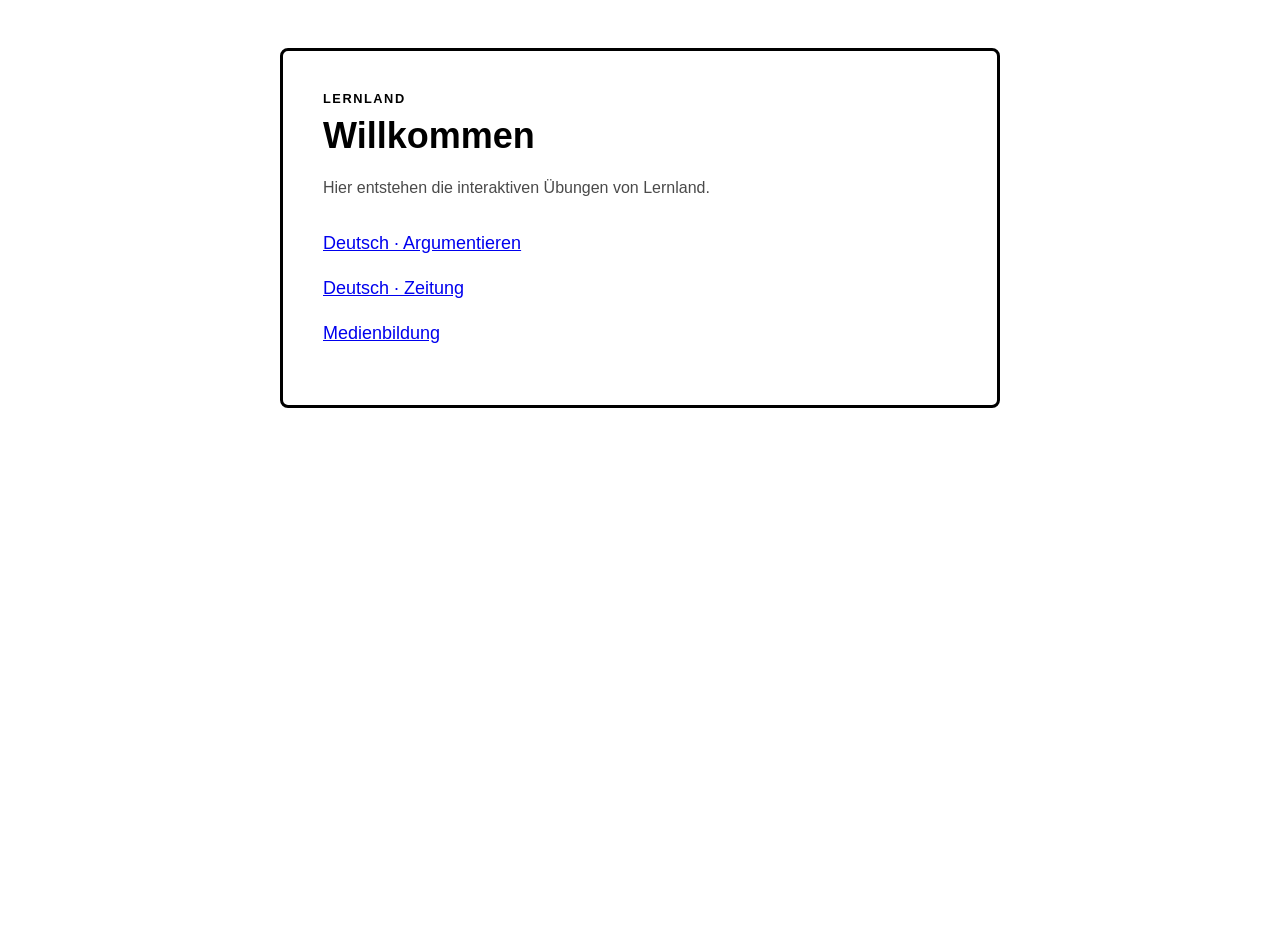
<file: index.html>
<!DOCTYPE html>
<html lang="de">
<head>
  <meta charset="UTF-8">
  <meta name="viewport" content="width=device-width, initial-scale=1.0">
  <title>Willkommen im Lernland</title>
  <link rel="stylesheet" href="lernland.css">
</head>
<body class="ll-page">
  <main class="ll-card">
    <p class="ll-eyebrow">Lernland</p>
    <h1>Willkommen</h1>
    <p class="ll-intro">Hier entstehen die interaktiven Übungen von Lernland.</p>
    <p><a href="Deutsch/Argumentieren/index.html">Deutsch · Argumentieren</a></p>
    <p><a href="Deutsch/Zeitung/index.html">Deutsch · Zeitung</a></p>
    <p><a href="Medienbildung/index.html">Medienbildung</a></p>
  </main>
</body>
</html>
</file>
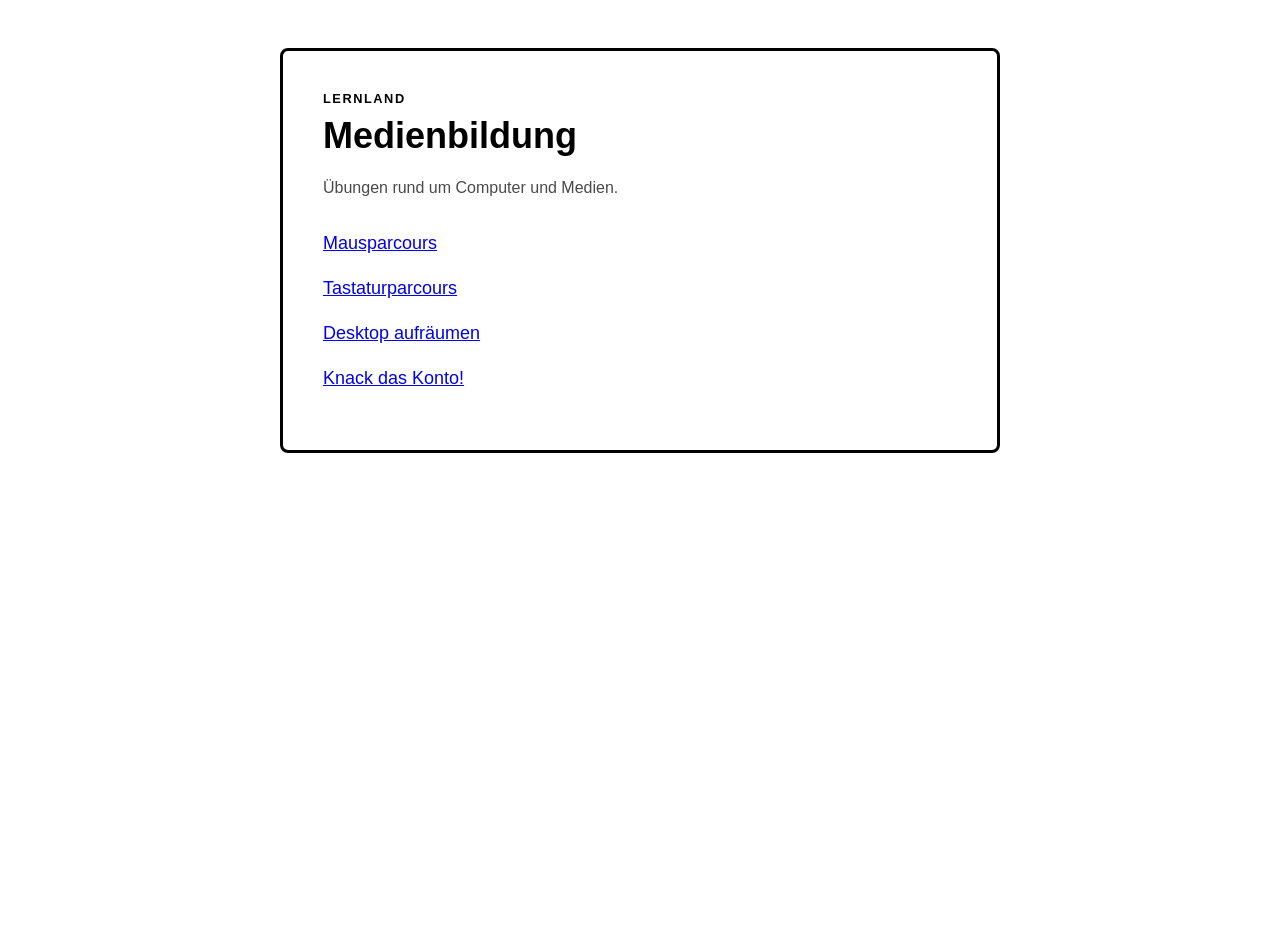
<file: Medienbildung/index.html>
<!DOCTYPE html>
<html lang="de">
<head>
  <meta charset="UTF-8">
  <meta name="viewport" content="width=device-width, initial-scale=1.0">
  <title>Medienbildung | Lernland</title>
  <link rel="stylesheet" href="../lernland.css">
</head>
<body class="ll-page">
  <main class="ll-card">
    <p class="ll-eyebrow">Lernland</p>
    <h1>Medienbildung</h1>
    <p class="ll-intro">Übungen rund um Computer und Medien.</p>
    <p><a href="Mausparcours/index.html">Mausparcours</a></p>
    <p><a href="Tastaturparcours/index.html">Tastaturparcours</a></p>
    <p><a href="Desktop-aufraeumen/index.html">Desktop aufräumen</a></p>
    <p><a href="Knack-das-Konto/knack-das-konto.html">Knack das Konto!</a></p>
  </main>
</body>
</html>
</file>
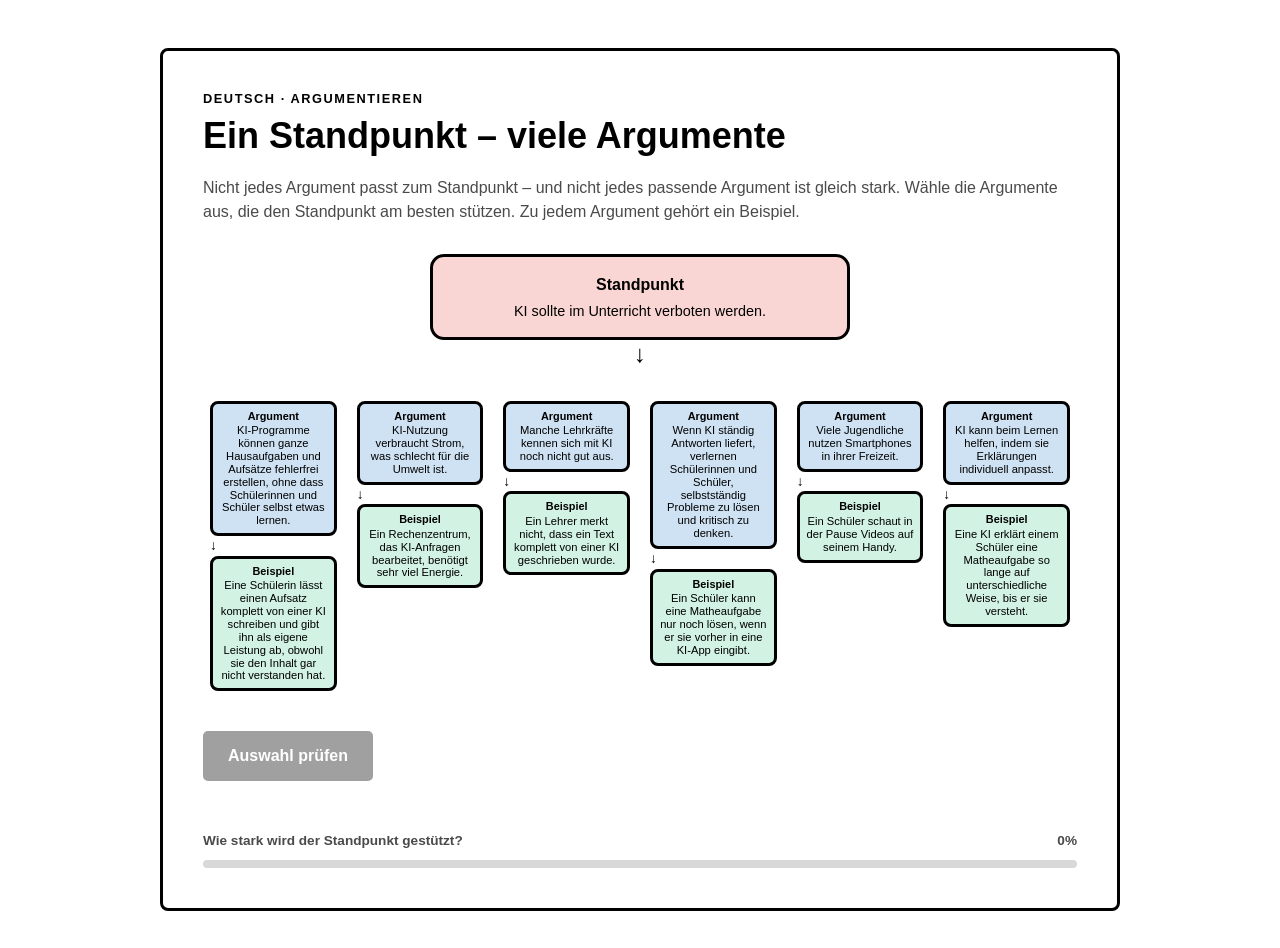
<file: Deutsch/Argumentieren/index.html>
<!DOCTYPE html>
<html lang="de">
<head>
  <meta charset="UTF-8">
  <meta name="viewport" content="width=device-width, initial-scale=1.0">
  <title>Argumentieren | Lernland</title>
  <link rel="stylesheet" href="../../lernland.css">
  <style>
    .standpunkt-wrap { max-width: 420px; margin: 0 auto; }

    #arg-grid { --ll-grid-cols: 6; gap: 6px; align-items: start; }
    @media (max-width: 900px) { #arg-grid { --ll-grid-cols: 3; } }
    @media (max-width: 560px) { #arg-grid { --ll-grid-cols: 2; } }
    @media (max-width: 380px) { #arg-grid { --ll-grid-cols: 1; } }

    #arg-grid .ll-arg-card { padding: 4px; gap: 3px; }
    #arg-grid .ll-box { padding: 6px 6px; border-radius: 8px; }
    #arg-grid .ll-box-title,
    #arg-grid .ll-box-text,
    #arg-grid .ll-arg-card-note {
      display: block;
      line-height: 1.15;
    }
    #arg-grid .ll-box-title { margin: 0 0 2px; font-size: 0.68rem; }
    #arg-grid .ll-box-text { font-size: 0.7rem; }
    #arg-grid .ll-arrow { font-size: 0.85rem; margin: 0; line-height: 1; }
    #arg-grid .ll-arg-card-badge {
      width: 18px; height: 18px; top: -7px; right: -7px; font-size: 0.7rem; border-width: 1px;
    }
    .ll-arg-card-note {
      margin: 2px 0 0;
      font-size: 0.66rem;
      font-weight: 700;
      color: var(--ll-error);
    }
  </style>
</head>
<body class="ll-page">
  <main class="ll-card ll-card--wide">
    <p class="ll-eyebrow">Deutsch · Argumentieren</p>
    <h1>Ein Standpunkt – viele Argumente</h1>
    <p class="ll-intro">Nicht jedes Argument passt zum Standpunkt – und nicht jedes passende Argument ist gleich stark. Wähle die Argumente aus, die den Standpunkt am besten stützen. Zu jedem Argument gehört ein Beispiel.</p>

    <div class="standpunkt-wrap">
      <div class="ll-box ll-box--standpunkt">
        <p class="ll-box-title">Standpunkt</p>
        <p class="ll-box-text">KI sollte im Unterricht verboten werden.</p>
      </div>
      <div class="ll-arrow" aria-hidden="true">↓</div>
    </div>

    <section aria-labelledby="arg-heading">
      <h2 id="arg-heading" class="ll-visually-hidden">Argumente auswählen</h2>
      <div class="ll-grid" id="arg-grid"></div>
    </section>

    <div class="ll-actions">
      <button class="ll-btn" id="check-button" type="button" disabled>Auswahl prüfen</button>
      <button class="ll-btn ll-btn--ghost" id="restart-button" type="button" hidden>Nochmal</button>
    </div>
    <p class="ll-feedback" id="feedback" role="status" aria-live="polite"></p>

    <div class="ll-progress" style="margin-top: 28px;">
      <span>Wie stark wird der Standpunkt gestützt?</span>
      <span id="strength-label">0%</span>
    </div>
    <div class="ll-progress-bar" aria-hidden="true"><span id="strength-fill"></span></div>
  </main>

  <script>
    const candidates = [
      {
        argument: "KI-Programme können ganze Hausaufgaben und Aufsätze fehlerfrei erstellen, ohne dass Schülerinnen und Schüler selbst etwas lernen.",
        beispiel: "Eine Schülerin lässt einen Aufsatz komplett von einer KI schreiben und gibt ihn als eigene Leistung ab, obwohl sie den Inhalt gar nicht verstanden hat.",
        passend: true, stark: true
      },
      {
        argument: "Wenn KI ständig Antworten liefert, verlernen Schülerinnen und Schüler, selbstständig Probleme zu lösen und kritisch zu denken.",
        beispiel: "Ein Schüler kann eine Matheaufgabe nur noch lösen, wenn er sie vorher in eine KI-App eingibt.",
        passend: true, stark: true
      },
      {
        argument: "KI-Nutzung verbraucht Strom, was schlecht für die Umwelt ist.",
        beispiel: "Ein Rechenzentrum, das KI-Anfragen bearbeitet, benötigt sehr viel Energie.",
        passend: true, stark: false,
        grund: "Schwaches Argument: Das betrifft die Umwelt, nicht das Lernen im Unterricht."
      },
      {
        argument: "Manche Lehrkräfte kennen sich mit KI noch nicht gut aus.",
        beispiel: "Ein Lehrer merkt nicht, dass ein Text komplett von einer KI geschrieben wurde.",
        passend: true, stark: false,
        grund: "Schwaches Argument: Das ist ein Problem der Lehrkräfte, nicht der Schülerinnen und Schüler."
      },
      {
        argument: "KI kann beim Lernen helfen, indem sie Erklärungen individuell anpasst.",
        beispiel: "Eine KI erklärt einem Schüler eine Matheaufgabe so lange auf unterschiedliche Weise, bis er sie versteht.",
        passend: false, stark: false,
        grund: "Passt nicht: Das spricht für KI im Unterricht, nicht gegen sie."
      },
      {
        argument: "Viele Jugendliche nutzen Smartphones in ihrer Freizeit.",
        beispiel: "Ein Schüler schaut in der Pause Videos auf seinem Handy.",
        passend: false, stark: false,
        grund: "Passt nicht: Hat nichts mit KI im Unterricht zu tun."
      }
    ];

    const maxWeight = candidates
      .filter(c => c.passend)
      .reduce((sum, c) => sum + (c.stark ? 2 : 1), 0);

    const grid = document.querySelector("#arg-grid");
    const checkButton = document.querySelector("#check-button");
    const restartButton = document.querySelector("#restart-button");
    const feedback = document.querySelector("#feedback");
    const strengthLabel = document.querySelector("#strength-label");
    const strengthFill = document.querySelector("#strength-fill");

    let order = [];
    let selected = new Set();
    let checked = false;

    function shuffle(array) {
      for (let i = array.length - 1; i > 0; i--) {
        const j = Math.floor(Math.random() * (i + 1));
        [array[i], array[j]] = [array[j], array[i]];
      }
      return array;
    }

    function render() {
      grid.innerHTML = "";
      order.forEach(index => {
        const c = candidates[index];
        const card = document.createElement("button");
        card.type = "button";
        card.className = "ll-arg-card";
        card.innerHTML = `
          <span class="ll-arg-card-badge" aria-hidden="true">✓</span>
          <span class="ll-box ll-box--argument">
            <span class="ll-box-title">Argument</span>
            <span class="ll-box-text">${c.argument}</span>
          </span>
          <span class="ll-arrow" aria-hidden="true">↓</span>
          <span class="ll-box ll-box--beispiel">
            <span class="ll-box-title">Beispiel</span>
            <span class="ll-box-text">${c.beispiel}</span>
          </span>
          <span class="ll-arg-card-note" hidden></span>
        `;
        card.addEventListener("click", () => toggle(index, card));
        grid.appendChild(card);
      });
    }

    function toggle(index, card) {
      if (checked) return;
      if (selected.has(index)) {
        selected.delete(index);
        card.classList.remove("is-selected");
      } else {
        selected.add(index);
        card.classList.add("is-selected");
      }
      checkButton.disabled = selected.size === 0;
    }

    function updateStrength() {
      let sum = 0;
      selected.forEach(index => {
        const c = candidates[index];
        if (c.passend) sum += c.stark ? 2 : 1;
      });
      const pct = Math.round((sum / maxWeight) * 100);
      strengthFill.style.width = `${pct}%`;
      strengthLabel.textContent = `${pct}%`;
      return pct;
    }

    function checkAnswers() {
      checked = true;
      const pct = updateStrength();
      const cards = [...grid.children];
      let wrongCount = 0;
      let missedCount = 0;

      order.forEach((index, position) => {
        const c = candidates[index];
        const card = cards[position];
        card.disabled = true;
        const isSelected = selected.has(index);
        const note = card.querySelector(".ll-arg-card-note");

        if (isSelected && c.passend && c.stark) {
          card.classList.add("is-correct");
        } else if (isSelected && c.passend && !c.stark) {
          card.classList.add("is-correct");
          note.textContent = c.grund;
          note.hidden = false;
        } else if (isSelected && !c.passend) {
          card.classList.add("is-incorrect");
          card.querySelector(".ll-arg-card-badge").textContent = "✗";
          note.textContent = c.grund;
          note.hidden = false;
          wrongCount++;
        } else if (!isSelected && c.passend) {
          card.classList.add("is-missed");
          missedCount++;
        }
      });

      let message = `Deine Argumentation stützt den Standpunkt zu ${pct}%.`;
      if (wrongCount > 0) {
        message += ` ${wrongCount} ${wrongCount === 1 ? "Argument passt" : "Argumente passen"} nicht zum Standpunkt.`;
      }
      if (missedCount > 0) {
        message += ` Es gäbe noch ${missedCount} weitere passende ${missedCount === 1 ? "Argument" : "Argumente"} (gestrichelt markiert).`;
      }
      if (wrongCount === 0 && missedCount === 0) {
        message += " Sehr überzeugend!";
      }

      feedback.textContent = message;
      feedback.className = wrongCount === 0 ? "ll-feedback is-success" : "ll-feedback is-error";
      checkButton.hidden = true;
      restartButton.hidden = false;
    }

    function restart() {
      checked = false;
      selected = new Set();
      order = shuffle(candidates.map((_, i) => i));
      checkButton.hidden = false;
      checkButton.disabled = true;
      restartButton.hidden = true;
      feedback.textContent = "";
      feedback.className = "ll-feedback";
      updateStrength();
      render();
    }

    checkButton.addEventListener("click", checkAnswers);
    restartButton.addEventListener("click", restart);
    restart();
  </script>
</body>
</html>
</file>
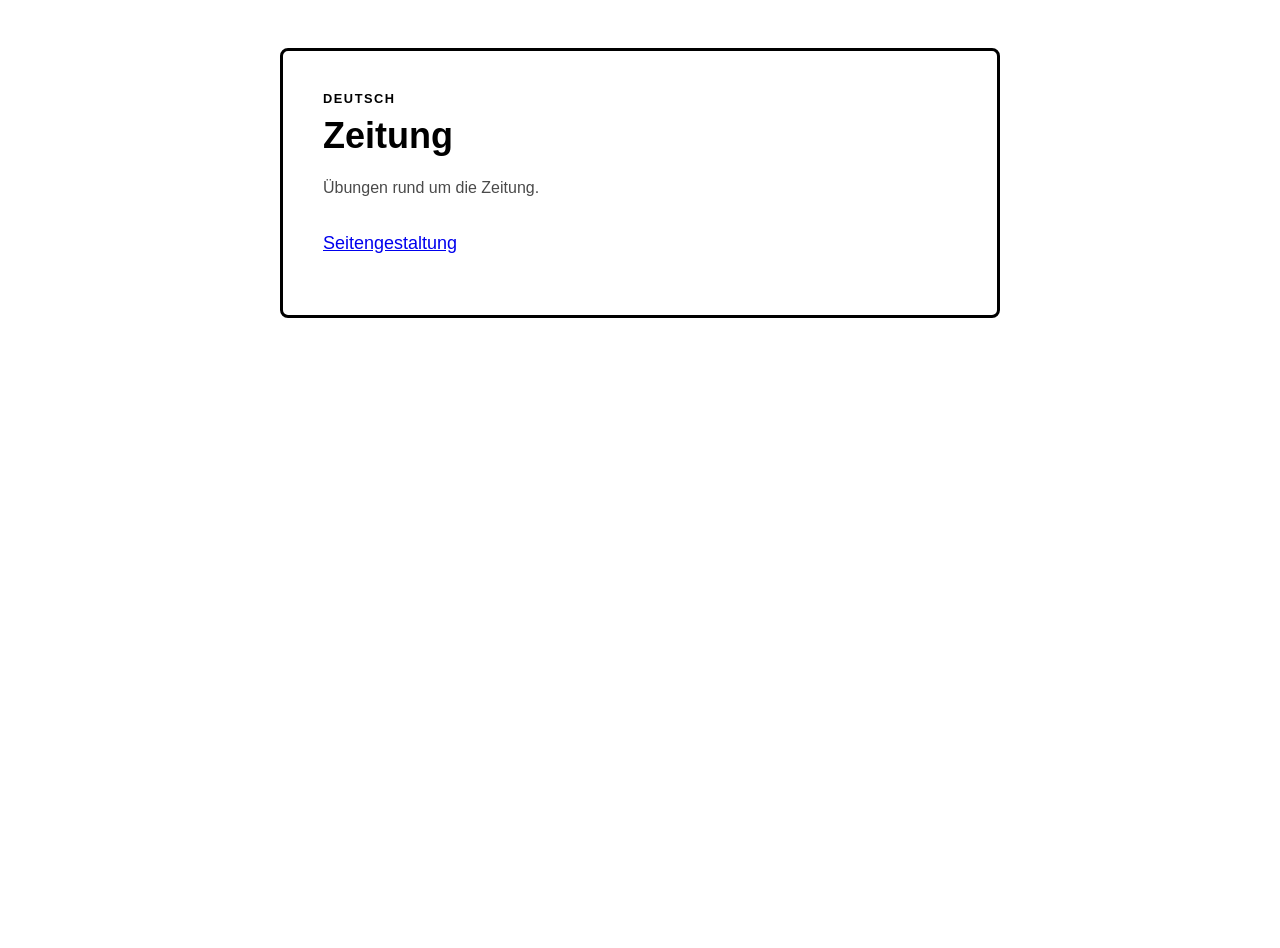
<file: Deutsch/Zeitung/index.html>
<!DOCTYPE html>
<html lang="de">
<head>
  <meta charset="UTF-8">
  <meta name="viewport" content="width=device-width, initial-scale=1.0">
  <title>Zeitung | Lernland</title>
  <link rel="stylesheet" href="../../lernland.css">
</head>
<body class="ll-page">
  <main class="ll-card">
    <p class="ll-eyebrow">Deutsch</p>
    <h1>Zeitung</h1>
    <p class="ll-intro">Übungen rund um die Zeitung.</p>
    <p><a href="Seitengestaltung/index.html">Seitengestaltung</a></p>
  </main>
</body>
</html>
</file>
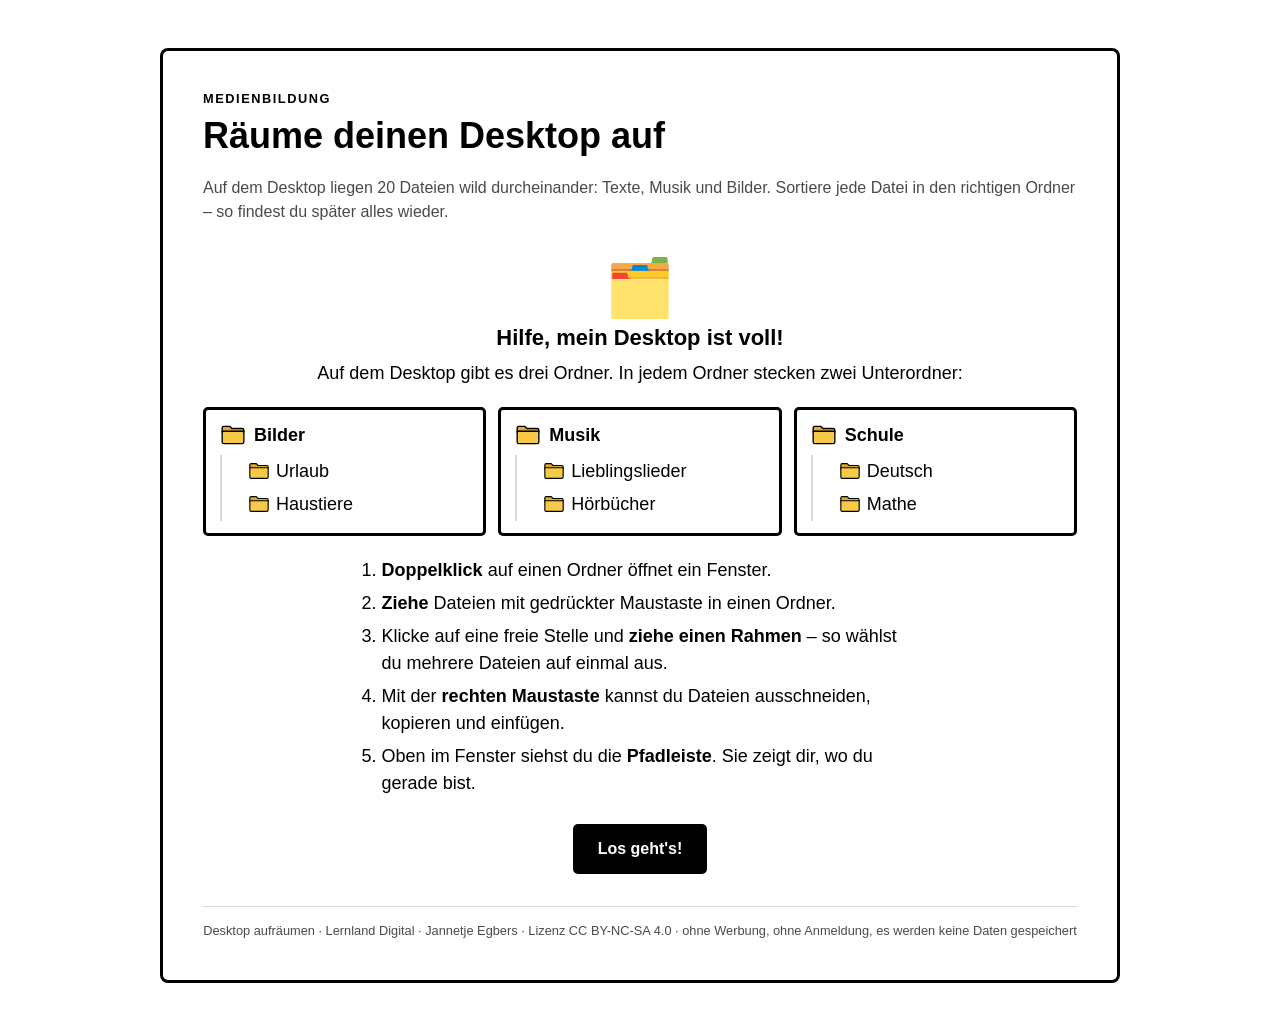
<file: Medienbildung/Desktop-aufraeumen/index.html>
<!DOCTYPE html>
<html lang="de">
<head>
  <meta charset="UTF-8">
  <meta name="viewport" content="width=device-width, initial-scale=1.0">
  <title>Desktop aufräumen | Lernland</title>
  <meta name="description" content="Auf dem Desktop liegen 20 Dateien durcheinander. Sortiere Texte, Musik und Bilder in die richtigen Ordner – mit Ziehen, Ausschneiden, Kopieren und Einfügen.">
  <link rel="stylesheet" href="../../lernland.css">
  <style>
    :focus-visible { outline: 3px solid var(--ll-accent); outline-offset: 2px; }
    [hidden] { display: none !important; }

    /* ---------- Start ---------- */
    .mp-hero { text-align: center; }
    .mp-big { font-size: 3.5rem; line-height: 1.2; }
    .dk-tree {
      display: grid;
      grid-template-columns: repeat(auto-fit, minmax(180px, 1fr));
      gap: 12px;
      margin: 20px 0 8px;
      padding: 0;
      list-style: none;
      text-align: left;
    }
    .dk-tree > li {
      padding: 12px 14px;
      border: var(--ll-border-width) solid var(--ll-line);
      border-radius: var(--ll-radius-sm);
    }
    .dk-tree-top { display: flex; align-items: center; gap: 8px; font-weight: 700; }
    .dk-tree ul { margin: 6px 0 0; padding: 0 0 0 18px; list-style: none; border-left: 2px solid var(--ll-line-soft); }
    .dk-tree ul li { display: flex; align-items: center; gap: 6px; padding: 3px 0 3px 8px; }
    .dk-tree svg { width: 26px; height: 26px; flex: none; }
    .dk-tree ul svg { width: 22px; height: 22px; }
    .dk-howto { margin: 18px auto 24px; max-width: 560px; padding: 0 0 0 1.2em; text-align: left; }
    .dk-howto li { padding: 3px 0; }

    /* ---------- Spielbereich ---------- */
    .dk-wrap { width: min(1260px, calc(100% - 32px)); margin: 24px auto 40px; }
    .dk-head { display: flex; flex-wrap: wrap; align-items: flex-end; justify-content: space-between; gap: 12px; margin-bottom: 14px; }
    .dk-head h1 { margin: 0; font-size: clamp(1.4rem, 3vw, 1.9rem); line-height: 1.2; }
    .dk-head .ll-btn { padding: 9px 16px; }
    .dk-layout { display: grid; grid-template-columns: minmax(0, 1fr) 290px; gap: 20px; align-items: start; }
    @media (max-width: 1020px) { .dk-layout { grid-template-columns: 1fr; } }

    .dk-aside { display: grid; gap: 14px; font-size: 0.95rem; }
    .dk-panel {
      padding: 14px 16px;
      border: var(--ll-border-width) solid var(--ll-line);
      border-radius: var(--ll-radius);
    }
    .dk-panel h2 { margin: 0 0 8px; font-size: 1.05rem; }
    .dk-panel p { margin: 0; }
    .dk-panel--task { background: var(--ll-argument-bg); }
    .dk-legend { display: grid; gap: 6px; margin: 0; padding: 0; list-style: none; }
    .dk-legend li { display: flex; align-items: center; gap: 8px; }
    .dk-legend svg { width: 30px; height: 30px; flex: none; }
    .dk-legend code { font: 700 0.9rem ui-monospace, Consolas, monospace; }
    .mp-checklist { margin: 0; padding: 0; list-style: none; }
    .mp-checklist li { position: relative; padding: 4px 0 4px 1.6em; line-height: 1.35; }
    .mp-checklist li::before { content: "☐"; position: absolute; left: 0; color: var(--ll-muted); }
    .mp-checklist li.is-done { color: var(--ll-success); }
    .mp-checklist li.is-done::before { content: "✔"; color: var(--ll-success); }
    .mp-checklist li.is-new { animation: dk-pop 600ms ease; }
    @keyframes dk-pop { 0% { background: var(--ll-success-bg); } 100% { background: transparent; } }

    /* ---------- Bildschirm ---------- */
    .dk-screen {
      --dk-task-h: 52px;
      position: relative;
      height: clamp(520px, 76vh, 780px);
      overflow: hidden;
      border: var(--ll-border-width) solid var(--ll-line);
      border-radius: var(--ll-radius);
      background:
        radial-gradient(circle at 18% 22%, rgba(255, 255, 255, 0.55) 0, transparent 55%),
        linear-gradient(160deg, #d6e7f6 0%, #b7d2ec 100%);
      touch-action: none;
      user-select: none;
      -webkit-user-select: none;
      -webkit-touch-callout: none;
      font-size: 1rem;
    }
    .dk-desktop { position: absolute; inset: 0 0 var(--dk-task-h) 0; overflow: auto; }
    .dk-desk-grid {
      display: grid;
      grid-auto-flow: column;
      grid-template-rows: repeat(auto-fill, 112px);
      grid-auto-columns: 104px;
      gap: 4px;
      height: 100%;
      padding: 10px;
      align-content: start;
    }

    /* Symbole */
    .dk-icon {
      display: flex;
      flex-direction: column;
      align-items: center;
      gap: 3px;
      width: 100px;
      padding: 6px 4px;
      border: 2px solid transparent;
      border-radius: 6px;
      color: var(--ll-ink);
      text-align: center;
      cursor: default;
      position: relative;
    }
    .dk-icon:hover { background: rgba(255, 255, 255, 0.55); border-color: rgba(0, 0, 0, 0.25); }
    .dk-ico { display: block; width: 48px; height: 48px; flex: none; }
    .dk-ico svg { display: block; width: 100%; height: 100%; }
    .dk-label {
      display: -webkit-box;
      -webkit-line-clamp: 3;
      -webkit-box-orient: vertical;
      overflow: hidden;
      max-width: 100%;
      font-size: 0.82rem;
      font-weight: 600;
      line-height: 1.2;
      overflow-wrap: break-word;
    }
    .dk-icon.is-selected { background: #fde3d9; border-color: var(--ll-accent); }
    .dk-icon.is-selected .dk-label { -webkit-line-clamp: 6; }
    .dk-icon.is-cut { opacity: 0.45; }
    .dk-icon.is-wrong { border: 2px dashed var(--ll-error); background: var(--ll-error-bg); }
    .dk-icon.is-wrong::after {
      content: "✗";
      position: absolute;
      top: 2px;
      right: 8px;
      width: 22px;
      height: 22px;
      color: #fff;
      background: var(--ll-error);
      border-radius: 50%;
      font: 700 0.85rem/22px var(--ll-font-ui);
    }
    .dk-icon.is-drop, .dk-crumb.is-drop { background: var(--ll-success-bg) !important; border-color: var(--ll-success) !important; }
    .dk-body.is-drop { box-shadow: inset 0 0 0 3px var(--ll-success); background: #f3fbf7; }

    /* Fenster */
    .dk-win {
      position: absolute;
      display: flex;
      flex-direction: column;
      min-width: 270px;
      min-height: 200px;
      overflow: hidden;
      resize: both;
      background: var(--ll-paper);
      border: var(--ll-border-width) solid var(--ll-line);
      border-radius: var(--ll-radius);
      box-shadow: 0 10px 28px rgba(0, 0, 0, 0.28);
    }
    .dk-titlebar {
      display: flex;
      align-items: center;
      gap: 8px;
      flex: none;
      height: 40px;
      padding: 0 4px 0 10px;
      color: #333;
      background: #e6e6e6;
      cursor: move;
      font-weight: 700;
    }
    .dk-win.is-active .dk-titlebar { color: #fff; background: #000; }
    .dk-tico { width: 24px; height: 24px; flex: none; }
    .dk-tico svg { display: block; width: 100%; height: 100%; }
    .dk-wtitle { flex: 1; min-width: 0; overflow: hidden; white-space: nowrap; text-overflow: ellipsis; }
    .dk-close {
      width: 34px;
      height: 32px;
      color: inherit;
      background: transparent;
      border: 0;
      border-radius: 5px;
      cursor: pointer;
      font: 700 1.05rem var(--ll-font-ui);
    }
    .dk-close:hover { color: #fff; background: var(--ll-error); }
    .dk-toolbar {
      display: flex;
      align-items: center;
      gap: 8px;
      flex: none;
      padding: 7px 8px;
      border-bottom: 2px solid var(--ll-line-soft);
    }
    .dk-up {
      flex: none;
      width: 36px;
      height: 36px;
      color: var(--ll-ink);
      background: var(--ll-paper);
      border: 2px solid var(--ll-ink);
      border-radius: var(--ll-radius-sm);
      cursor: pointer;
      font: 700 1.2rem var(--ll-font-ui);
    }
    .dk-up:hover { background: #f0f0f0; }
    .dk-up:disabled { color: #a0a0a0; border-color: #c4c4c4; cursor: default; background: var(--ll-paper); }
    .dk-crumbs {
      display: flex;
      flex: 1;
      flex-wrap: wrap;
      align-items: center;
      gap: 2px;
      min-width: 0;
      min-height: 36px;
      padding: 2px 6px;
      border: 2px solid var(--ll-ink);
      border-radius: var(--ll-radius-sm);
    }
    .dk-crumb {
      padding: 3px 7px;
      color: var(--ll-ink);
      background: none;
      border: 2px solid transparent;
      border-radius: 4px;
      cursor: pointer;
      font: 600 0.92rem var(--ll-font-ui);
    }
    .dk-crumb:hover { background: #f0f0f0; border-color: var(--ll-ink); }
    .dk-crumb[aria-current] { font-weight: 800; }
    .dk-sep { color: var(--ll-muted); font-weight: 700; }
    .dk-body {
      flex: 1;
      display: grid;
      grid-template-columns: repeat(auto-fill, minmax(100px, 1fr));
      justify-items: center;
      align-content: start;
      gap: 4px;
      min-height: 0;
      padding: 10px;
      overflow: auto;
    }
    .dk-body .dk-icon:hover { background: #f3f3f3; }
    .dk-body .dk-icon.is-selected { background: #fde3d9; }
    .dk-body .dk-icon.is-wrong { background: var(--ll-error-bg); }
    .dk-empty { grid-column: 1 / -1; margin: 24px 0; color: var(--ll-muted); font-style: italic; }
    .dk-status {
      flex: none;
      padding: 5px 12px 5px;
      color: var(--ll-muted);
      border-top: 1px solid var(--ll-line-soft);
      font-size: 0.8rem;
      padding-right: 26px;
    }

    /* Taskleiste */
    .dk-taskbar {
      position: absolute;
      left: 0;
      right: 0;
      bottom: 0;
      z-index: 5000;
      display: flex;
      align-items: center;
      gap: 10px;
      height: var(--dk-task-h);
      padding: 0 8px 0 12px;
      color: #fff;
      background: #000;
    }
    .dk-brand { font-weight: 700; white-space: nowrap; }
    .dk-tasks { display: flex; flex: 1; gap: 6px; min-width: 0; overflow: hidden; }
    .dk-task {
      display: flex;
      align-items: center;
      gap: 6px;
      max-width: 170px;
      min-width: 0;
      padding: 5px 10px;
      color: #fff;
      background: #262626;
      border: 2px solid #555;
      border-radius: var(--ll-radius-sm);
      cursor: pointer;
      font: 600 0.85rem var(--ll-font-ui);
    }
    .dk-task span:last-child { overflow: hidden; white-space: nowrap; text-overflow: ellipsis; }
    .dk-task svg { width: 18px; height: 18px; flex: none; }
    .dk-task.is-active { border-color: var(--ll-accent); background: #3a3a3a; }
    .dk-count { font-size: 0.85rem; font-weight: 700; white-space: nowrap; }
    .dk-count.is-empty { color: #8fe0b8; }
    .dk-check {
      padding: 8px 16px;
      color: #000;
      background: #fff;
      border: 2px solid #fff;
      border-radius: var(--ll-radius-sm);
      cursor: pointer;
      font: 700 0.95rem var(--ll-font-ui);
    }
    .dk-check:hover { background: var(--ll-accent); border-color: var(--ll-accent); color: #fff; }
    @media (max-width: 700px) {
      .dk-brand { display: none; }
      .dk-count { font-size: 0.75rem; white-space: normal; max-width: 110px; line-height: 1.2; }
      .dk-icon { width: 86px; }
      .dk-desk-grid { grid-auto-columns: 90px; }
    }

    /* Hinweise und Dialoge */
    .dk-toast {
      position: absolute;
      left: 50%;
      bottom: calc(var(--dk-task-h) + 12px);
      z-index: 6000;
      width: max-content;
      max-width: min(560px, calc(100% - 24px));
      padding: 10px 16px;
      transform: translateX(-50%);
      color: #fff;
      background: rgba(0, 0, 0, 0.88);
      border-radius: var(--ll-radius);
      font-weight: 600;
      line-height: 1.35;
      text-align: center;
      pointer-events: none;
    }
    .dk-backdrop {
      position: absolute;
      inset: 0;
      z-index: 7000;
      display: flex;
      align-items: center;
      justify-content: center;
      padding: 16px;
      background: rgba(0, 0, 0, 0.35);
    }
    .dk-dialog {
      width: min(480px, 100%);
      max-height: 100%;
      overflow: auto;
      padding: 22px 24px;
      background: var(--ll-paper);
      border: var(--ll-border-width) solid var(--ll-line);
      border-radius: var(--ll-radius);
      box-shadow: 0 12px 30px rgba(0, 0, 0, 0.3);
      user-select: text;
      -webkit-user-select: text;
    }
    .dk-dialog h2 { margin: 0 0 10px; font-size: 1.3rem; }
    .dk-dialog p { margin: 0 0 10px; }
    .dk-dialog ul { margin: 0 0 14px; padding-left: 1.2em; }
    .dk-dialog li { padding: 2px 0; }
    .dk-dialog .ll-actions { margin-top: 16px; }

    .dk-menu {
      position: fixed;
      z-index: 9000;
      min-width: 230px;
      padding: 6px 0;
      background: var(--ll-paper);
      border: var(--ll-border-width) solid var(--ll-line);
      border-radius: var(--ll-radius);
      box-shadow: 0 8px 22px rgba(0, 0, 0, 0.28);
      user-select: none;
      -webkit-user-select: none;
    }
    .dk-menu button {
      display: block;
      width: 100%;
      padding: 9px 18px;
      color: var(--ll-ink);
      background: none;
      border: 0;
      cursor: pointer;
      font: 600 1rem var(--ll-font-ui);
      text-align: left;
    }
    .dk-menu button:hover:not(:disabled) { background: #fde3d9; }
    .dk-menu button:disabled { color: #a6a6a6; cursor: default; }
    .dk-menu hr { margin: 5px 0; border: 0; border-top: 2px solid var(--ll-line-soft); }
    .dk-menu-head { margin: 0; padding: 4px 18px 6px; color: var(--ll-muted); font: 700 0.75rem var(--ll-font-ui); letter-spacing: 0.06em; text-transform: uppercase; }
    .dk-menu-note { margin: 0; padding: 2px 18px 6px; color: var(--ll-muted); font-size: 0.85rem; font-style: italic; }

    .dk-ghost {
      position: fixed;
      top: 0;
      left: 0;
      z-index: 9500;
      display: flex;
      flex-direction: column;
      align-items: flex-start;
      gap: 4px;
      pointer-events: none;
      opacity: 0.92;
    }
    .dk-ghost .dk-ico { position: relative; }
    .dk-badge {
      position: absolute;
      top: -8px;
      right: -14px;
      min-width: 26px;
      height: 26px;
      padding: 0 6px;
      color: #fff;
      background: var(--ll-accent);
      border: 2px solid #fff;
      border-radius: 13px;
      font: 700 0.85rem/22px var(--ll-font-ui);
      text-align: center;
    }
    .dk-ghost-label {
      padding: 3px 9px;
      color: #fff;
      background: #000;
      border-radius: 5px;
      font: 700 0.85rem var(--ll-font-ui);
      white-space: nowrap;
    }
    .dk-ghost-label:empty { display: none; }
    .dk-lasso {
      position: fixed;
      z-index: 8000;
      pointer-events: none;
      background: rgba(238, 85, 34, 0.12);
      border: 2px solid var(--ll-accent);
    }
    body.is-dragging, body.is-dragging * { cursor: grabbing !important; }

    /* ---------- Urkunde ---------- */
    .mp-name-row { margin: 16px 0 24px; }
    .mp-name-row .ll-input { min-width: 240px; }
    .mp-cert {
      margin: 10px 0 18px;
      padding: 28px 20px;
      text-align: center;
      background: var(--ll-paper);
      border: 6px double var(--ll-line);
      border-radius: var(--ll-radius);
    }
    .mp-cert h2 { margin: 4px 0 10px; font-size: clamp(1.3rem, 6vw, 2rem); overflow-wrap: anywhere; }
    .mp-cert-name {
      display: inline-block;
      min-width: 60%;
      margin: 8px 0;
      padding: 0 10px;
      border-bottom: 2px solid var(--ll-ink);
      font-size: 1.6rem;
      font-weight: 700;
    }
    .mp-cert ul { display: flex; flex-wrap: wrap; justify-content: center; gap: 8px; margin: 14px 0; padding: 0; list-style: none; }
    .mp-cert ul li {
      padding: 4px 12px;
      color: var(--ll-success);
      background: var(--ll-success-bg);
      border: 2px solid var(--ll-success);
      border-radius: 999px;
      font-size: 0.95rem;
      font-weight: 700;
    }
    .mp-cert ul li::before { content: "✔ "; }

    .mp-credits {
      margin: 32px 0 0;
      padding-top: 14px;
      border-top: 1px solid var(--ll-line-soft);
      color: var(--ll-muted);
      font-size: 0.8rem;
      text-align: center;
    }

    @media (max-width: 560px) {
      .mp-name-row .ll-input { min-width: 0; width: 100%; }
    }

    @media print {
      .mp-noprint, #intro, #game, .dk-menu, .dk-ghost { display: none !important; }
      #ende { display: block !important; width: 100%; margin: 0; padding: 0; border: 0; }
      .mp-cert { border-color: #000; }
    }
  </style>
</head>
<body class="ll-page">

  <!-- Start -->
  <main class="ll-card ll-card--wide" id="intro">
    <p class="ll-eyebrow">Medienbildung</p>
    <h1>Räume deinen Desktop auf</h1>
    <p class="ll-intro">Auf dem Desktop liegen 20 Dateien wild durcheinander: Texte, Musik und Bilder. Sortiere jede Datei in den richtigen Ordner – so findest du später alles wieder.</p>
    <div class="mp-hero">
      <div class="mp-big" aria-hidden="true">🗂️</div>
      <h2 style="margin:0 0 6px;font-size:1.375rem;">Hilfe, mein Desktop ist voll!</h2>
      <p style="margin:0;">Auf dem Desktop gibt es drei Ordner. In jedem Ordner stecken zwei Unterordner:</p>
      <ul class="dk-tree" id="introTree"></ul>
      <ol class="dk-howto">
        <li><strong>Doppelklick</strong> auf einen Ordner öffnet ein Fenster.</li>
        <li><strong>Ziehe</strong> Dateien mit gedrückter Maustaste in einen Ordner.</li>
        <li>Klicke auf eine freie Stelle und <strong>ziehe einen Rahmen</strong> – so wählst du mehrere Dateien auf einmal aus.</li>
        <li>Mit der <strong>rechten Maustaste</strong> kannst du Dateien ausschneiden, kopieren und einfügen.</li>
        <li>Oben im Fenster siehst du die <strong>Pfadleiste</strong>. Sie zeigt dir, wo du gerade bist.</li>
      </ol>
      <button class="ll-btn" type="button" id="startBtn">Los geht's!</button>
    </div>
    <p class="mp-credits">Desktop aufräumen · Lernland Digital · Jannetje Egbers · Lizenz CC BY-NC-SA 4.0 · ohne Werbung, ohne Anmeldung, es werden keine Daten gespeichert</p>
  </main>

  <!-- Spiel -->
  <div class="dk-wrap" id="game" hidden>
    <div class="dk-head">
      <div>
        <p class="ll-eyebrow">Medienbildung</p>
        <h1>Räume deinen Desktop auf</h1>
      </div>
      <button class="ll-btn ll-btn--ghost" type="button" id="resetBtn">Neu anfangen</button>
    </div>

    <div class="dk-layout">
      <div class="dk-screen" id="screen" aria-label="Nachgestellter Computer-Bildschirm">
        <div class="dk-desktop" id="desktop" data-container="desk">
          <div class="dk-desk-grid" id="deskGrid"></div>
        </div>
        <div class="dk-taskbar">
          <span class="dk-brand">🗂️ Mein Computer</span>
          <div class="dk-tasks" id="tasks"></div>
          <span class="dk-count" id="deskCount" aria-live="polite"></span>
          <button class="dk-check" type="button" id="checkBtn">Prüfen</button>
        </div>
        <div class="dk-toast" id="toast" role="status" aria-live="polite" hidden></div>
        <div class="dk-backdrop" id="dlgBack" hidden>
          <div class="dk-dialog" role="dialog" aria-modal="true" aria-labelledby="dlgTitle">
            <h2 id="dlgTitle"></h2>
            <div id="dlgBody"></div>
            <div class="ll-actions" id="dlgBtns"></div>
          </div>
        </div>
      </div>

      <aside class="dk-aside">
        <div class="dk-panel dk-panel--task">
          <h2>Dein Auftrag</h2>
          <p>Jede Datei gehört in einen <strong>Unterordner</strong>. Am Ende soll keine Datei mehr auf dem Desktop liegen. Schau auf den Namen und auf die Endung hinter dem Punkt.</p>
        </div>
        <div class="dk-panel">
          <h2>Welche Datei ist was?</h2>
          <ul class="dk-legend" id="legend"></ul>
        </div>
        <div class="dk-panel">
          <h2>Probier alles aus</h2>
          <ul class="mp-checklist" id="skills"></ul>
        </div>
      </aside>
    </div>
    <p class="mp-credits">Desktop aufräumen · Lernland Digital · Jannetje Egbers · Lizenz CC BY-NC-SA 4.0 · ohne Werbung, ohne Anmeldung, es werden keine Daten gespeichert</p>
  </div>

  <!-- Urkunde -->
  <main class="ll-card ll-card--wide" id="ende" hidden>
    <div class="mp-noprint">
      <p class="ll-eyebrow">Medienbildung</p>
      <h1>Geschafft!</h1>
      <p class="ll-intro">Dein Desktop ist aufgeräumt. Schreib deinen Namen in das Feld. Dann kannst du deine Urkunde ausdrucken oder als PDF speichern.</p>
      <div class="ll-actions mp-name-row">
        <label for="nameIn">Dein Name:</label>
        <input class="ll-input" type="text" id="nameIn" autocomplete="off" maxlength="40">
        <button class="ll-btn" type="button" id="printBtn">Urkunde drucken</button>
        <button class="ll-btn ll-btn--ghost" type="button" id="againBtn">Nochmal spielen</button>
      </div>
    </div>
    <div class="mp-cert">
      <div class="mp-big" aria-hidden="true">🏆</div>
      <h2>Aufräum-Profi</h2>
      <div>Hiermit wird bestätigt:</div>
      <div class="mp-cert-name" id="certName">&nbsp;</div>
      <div>hat den Desktop aufgeräumt und alle 20 Dateien in die richtigen Ordner sortiert. Dabei geübt:</div>
      <ul id="certList"></ul>
      <div id="certDate"></div>
    </div>
    <p class="mp-credits mp-noprint">Desktop aufräumen · Lernland Digital · Jannetje Egbers · Lizenz CC BY-NC-SA 4.0 · ohne Werbung, ohne Anmeldung, es werden keine Daten gespeichert</p>
  </main>

  <div class="dk-ghost" id="ghost" hidden></div>

  <script>
  (function () {
    const $ = id => document.getElementById(id);

    /* ---------- Daten ---------- */
    const FOLDERS = [
      { id: 'bilder', name: 'Bilder', parent: 'desk' },
      { id: 'urlaub', name: 'Urlaub', parent: 'bilder' },
      { id: 'tiere', name: 'Haustiere', parent: 'bilder' },
      { id: 'musik', name: 'Musik', parent: 'desk' },
      { id: 'lieder', name: 'Lieblingslieder', parent: 'musik' },
      { id: 'hoer', name: 'Hörbücher', parent: 'musik' },
      { id: 'schule', name: 'Schule', parent: 'desk' },
      { id: 'deutsch', name: 'Deutsch', parent: 'schule' },
      { id: 'mathe', name: 'Mathe', parent: 'schule' }
    ];
    const F = {};
    FOLDERS.forEach(f => { F[f.id] = f; });

    const FILES = [
      ['Strand-Italien.jpg', 'urlaub'],
      ['Sandburg.jpg', 'urlaub'],
      ['Wandern-in-den-Bergen.png', 'urlaub'],
      ['Zelt-am-See.jpg', 'urlaub'],
      ['Katze-Mia.jpg', 'tiere'],
      ['Hund-Bello.png', 'tiere'],
      ['Hamster-Krümel.jpg', 'tiere'],
      ['Sommerhit.mp3', 'lieder'],
      ['Tanzlied.mp3', 'lieder'],
      ['Geburtstagslied.mp3', 'lieder'],
      ['Drachenreiter-Kapitel-1.mp3', 'hoer'],
      ['Drachenreiter-Kapitel-2.mp3', 'hoer'],
      ['Detektiv-Hörbuch.mp3', 'hoer'],
      ['Gedicht-Herbst.docx', 'deutsch'],
      ['Aufsatz-Ferien.docx', 'deutsch'],
      ['Lesetagebuch.docx', 'deutsch'],
      ['Diktat-Übung.txt', 'deutsch'],
      ['Einmaleins.docx', 'mathe'],
      ['Rechenaufgaben.txt', 'mathe'],
      ['Geometrie-Dreiecke.docx', 'mathe']
    ];
    const KIND = { jpg: 'bild', png: 'bild', mp3: 'musik', docx: 'text', txt: 'text' };
    const KIND_NAME = { bild: 'Bilddatei', musik: 'Musikdatei', text: 'Textdatei' };

    const SKILLS = [
      ['open', 'Ordner mit Doppelklick öffnen', 'Ordner öffnen'],
      ['drag', 'Datei mit gedrückter Maustaste in einen Ordner ziehen', 'Ziehen und Ablegen'],
      ['lasso', 'Auf eine freie Stelle klicken und einen Rahmen um mehrere Dateien ziehen', 'Auswahlrahmen'],
      ['multi', 'Mehrere Dateien auf einmal verschieben', 'Mehrere Dateien verschieben'],
      ['cut', 'Rechtsklick → Ausschneiden, dann im Ziel-Ordner Rechtsklick → Einfügen', 'Ausschneiden und Einfügen'],
      ['copy', 'Rechtsklick → Kopieren und Einfügen (Achtung: Dann gibt es die Datei zweimal!)', 'Kopieren und Einfügen'],
      ['crumb', 'In der Pfadleiste oben im Fenster zurückspringen', 'Pfadleiste']
    ];

    /* ---------- Symbole ---------- */
    const S = 'stroke="#000" stroke-width="2.5" stroke-linejoin="round"';
    const SVG = {
      folder: '<svg viewBox="0 0 48 48"><path d="M4 11a3 3 0 0 1 3-3h11l4 4h19a3 3 0 0 1 3 3v4H4z" fill="#e0a92a" ' + S + '/><path d="M4 17h40v20a3 3 0 0 1-3 3H7a3 3 0 0 1-3-3z" fill="#f7c948" ' + S + '/></svg>',
      text: '<svg viewBox="0 0 48 48"><path d="M10 4h19l10 10v30H10z" fill="#fff" ' + S + '/><path d="M29 4v10h10" fill="none" ' + S + '/><path d="M16 22h17M16 28h17M16 34h11" stroke="#2f6fb0" stroke-width="3" stroke-linecap="round"/></svg>',
      musik: '<svg viewBox="0 0 48 48"><path d="M10 4h19l10 10v30H10z" fill="#fff" ' + S + '/><path d="M29 4v10h10" fill="none" ' + S + '/><path d="M21 36V22l12-3v13" fill="none" stroke="#7b3fa0" stroke-width="3" stroke-linejoin="round"/><circle cx="18" cy="36" r="3.8" fill="#7b3fa0"/><circle cx="30" cy="32" r="3.8" fill="#7b3fa0"/></svg>',
      bild: '<svg viewBox="0 0 48 48"><path d="M10 4h19l10 10v30H10z" fill="#fff" ' + S + '/><path d="M29 4v10h10" fill="none" ' + S + '/><rect x="14.5" y="19" width="20" height="18" rx="1.5" fill="#d2f2e3" stroke="#237a57" stroke-width="2"/><circle cx="28.5" cy="24" r="2.6" fill="#e0a92a"/><path d="M15.5 36l6-8 4 5 3-3 5 6z" fill="#237a57"/></svg>',
      trash: '<svg viewBox="0 0 48 48"><path d="M12 14h24l-2.5 29h-19z" fill="#e8e8e8" ' + S + '/><path d="M8 14h32M19 14V9h10v5" fill="none" ' + S + '/><path d="M19 20l1 17M24 20v17M29 20l-1 17" stroke="#000" stroke-width="2"/></svg>',
      trashFull: '<svg viewBox="0 0 48 48"><path d="M15 13l3-7 8 2 4-3 4 8" fill="#fff" stroke="#000" stroke-width="2" stroke-linejoin="round"/><path d="M12 14h24l-2.5 29h-19z" fill="#e8e8e8" ' + S + '/><path d="M8 14h32" fill="none" ' + S + '/><path d="M19 20l1 17M24 20v17M29 20l-1 17" stroke="#000" stroke-width="2"/></svg>'
    };

    /* ---------- Zustand ---------- */
    let items = [], seq = 0, wins = [], wseq = 0, zTop = 10;
    let sel = { c: null, ids: new Set() }, selFolder = null, clip = null;
    let wrong = new Set(), skills = new Set(), solved = false, lastTap = null;

    const screenEl = $('screen'), deskEl = $('desktop'), deskGrid = $('deskGrid');

    const esc = s => String(s).replace(/[&<>"']/g, c => ({ '&': '&amp;', '<': '&lt;', '>': '&gt;', '"': '&quot;', "'": '&#39;' }[c]));
    const clamp = (v, a, b) => Math.max(a, Math.min(b, v));
    const byId = id => items.find(i => i.id === id);
    const winById = id => wins.find(w => w.id === id);
    const locName = l => l === 'desk' ? 'Desktop' : l === 'trash' ? 'Papierkorb' : F[l].name;
    const parentOf = l => (l === 'desk' || l === 'trash') ? null : F[l].parent;
    function locPath(l) {
      if (l === 'trash') return ['trash'];
      const p = [];
      for (let x = l; x; x = parentOf(x)) p.unshift(x);
      return p;
    }
    const pathText = l => locPath(l).map(locName).join(' › ');
    const containerLoc = c => c === 'desk' ? 'desk' : winById(c).folder;
    const childFolders = l => FOLDERS.filter(f => f.parent === l);
    const filesIn = l => items.filter(i => i.loc === l);
    const nameTaken = (l, name, except) => items.some(i => i.loc === l && i.name === name && i.id !== except);
    const folderSvg = l => l === 'trash' ? (filesIn('trash').length ? SVG.trashFull : SVG.trash) : SVG.folder;
    function what(list) {
      return list.length === 1 ? '„' + list[0].name + '“' : list.length + ' Dateien';
    }
    function shuffle(a) {
      a = a.slice();
      for (let i = a.length - 1; i > 0; i--) { const j = Math.floor(Math.random() * (i + 1)); [a[i], a[j]] = [a[j], a[i]]; }
      return a;
    }

    /* ---------- Start und Legende ---------- */
    $('introTree').innerHTML = childFolders('desk').map(f =>
      '<li><div class="dk-tree-top">' + SVG.folder + esc(f.name) + '</div><ul>' +
      childFolders(f.id).map(s => '<li>' + SVG.folder + esc(s.name) + '</li>').join('') + '</ul></li>'
    ).join('');
    $('legend').innerHTML =
      '<li>' + SVG.text + '<span>Text: <code>.docx</code> <code>.txt</code></span></li>' +
      '<li>' + SVG.musik + '<span>Musik: <code>.mp3</code></span></li>' +
      '<li>' + SVG.bild + '<span>Bild: <code>.jpg</code> <code>.png</code></span></li>';

    /* ---------- Darstellung ---------- */
    function iconHTML(kind, id, label, svg, cls) {
      return '<div class="dk-icon' + (cls ? ' ' + cls : '') + '" data-kind="' + kind + '" data-id="' + esc(id) + '" title="' + esc(label) + '">' +
        '<span class="dk-ico" aria-hidden="true">' + svg + '</span><span class="dk-label">' + esc(label).replace(/-/g, '-<wbr>').replace(/\.(?=[a-z0-9]+$)/i, '<wbr>.') + '</span></div>';
    }
    function containerHTML(l, c) {
      let html = childFolders(l).map(f => iconHTML('folder', f.id, f.name, SVG.folder)).join('');
      if (l === 'desk') html += iconHTML('trash', 'trash', 'Papierkorb', folderSvg('trash'));
      let files = filesIn(l);
      if (c !== 'desk') files = files.slice().sort((a, b) => a.name.localeCompare(b.name, 'de'));
      html += files.map(it => {
        const cls = [];
        if (clip && clip.mode === 'cut' && clip.ids.includes(it.id)) cls.push('is-cut');
        if (wrong.has(it.id)) cls.push('is-wrong');
        return iconHTML('file', it.id, it.name, SVG[it.kind], cls.join(' '));
      }).join('');
      if (c !== 'desk' && !html) html = '<p class="dk-empty">' + (l === 'trash' ? 'Der Papierkorb ist leer.' : 'Dieser Ordner ist leer.') + '</p>';
      return html;
    }
    function renderWindow(w) {
      const l = w.folder;
      w.el.querySelector('.dk-tico').innerHTML = folderSvg(l);
      w.el.querySelector('.dk-wtitle').textContent = locName(l);
      w.el.setAttribute('aria-label', 'Fenster ' + locName(l));
      w.el.querySelector('.dk-up').disabled = !parentOf(l);
      const p = locPath(l);
      w.el.querySelector('.dk-crumbs').innerHTML = p.map((x, i) =>
        '<button type="button" class="dk-crumb" data-loc="' + x + '"' + (i === p.length - 1 ? ' aria-current="location"' : '') + '>' + esc(locName(x)) + '</button>'
      ).join('<span class="dk-sep" aria-hidden="true">›</span>');
      w.el.querySelector('.dk-body').innerHTML = containerHTML(l, w.id);
    }
    function renderStatus() {
      wins.forEach(w => {
        const n = childFolders(w.folder).length + filesIn(w.folder).length + (w.folder === 'desk' ? 1 : 0);
        let t = n + (n === 1 ? ' Element' : ' Elemente');
        if (sel.c === w.id && sel.ids.size) t += ' · ' + sel.ids.size + ' ausgewählt';
        w.el.querySelector('.dk-status').textContent = t;
      });
    }
    function renderTaskbar() {
      const top = wins.reduce((a, w) => (!a || w.z > a.z ? w : a), null);
      $('tasks').innerHTML = wins.map(w =>
        '<button type="button" class="dk-task' + (w === top ? ' is-active' : '') + '" data-win="' + w.id + '">' + folderSvg(w.folder) + '<span>' + esc(locName(w.folder)) + '</span></button>'
      ).join('');
      const n = filesIn('desk').length;
      const cnt = $('deskCount');
      cnt.textContent = n ? 'Auf dem Desktop: ' + n + (n === 1 ? ' Datei' : ' Dateien') : 'Desktop ist leer ✔';
      cnt.classList.toggle('is-empty', !n);
    }
    function paintSel() {
      screenEl.querySelectorAll('.dk-icon').forEach(ic => {
        const cont = ic.closest('[data-container]');
        if (!cont) return;
        const c = cont.dataset.container, id = ic.dataset.id;
        const on = ic.dataset.kind === 'file'
          ? sel.c === c && sel.ids.has(id)
          : !!selFolder && selFolder.c === c && selFolder.id === id;
        ic.classList.toggle('is-selected', on);
      });
      renderStatus();
    }
    function renderAll() {
      deskGrid.innerHTML = containerHTML('desk', 'desk');
      wins.forEach(renderWindow);
      renderTaskbar();
      paintSel();
    }
    function renderSkills(fresh) {
      $('skills').innerHTML = SKILLS.map(([k, t]) =>
        '<li class="' + (skills.has(k) ? 'is-done' : '') + (k === fresh ? ' is-new' : '') + '">' + esc(t) + '</li>'
      ).join('');
    }
    function skill(k) {
      if (skills.has(k)) return;
      skills.add(k);
      renderSkills(k);
    }

    /* ---------- Hinweise und Dialoge ---------- */
    let toastT = null;
    function toast(msg) {
      const t = $('toast');
      t.textContent = msg;
      t.hidden = false;
      clearTimeout(toastT);
      toastT = setTimeout(() => { t.hidden = true; }, Math.max(3500, msg.length * 55));
    }
    function dialog(title, bodyHTML, buttons) {
      hideMenu();
      $('dlgTitle').textContent = title;
      $('dlgBody').innerHTML = bodyHTML;
      const bx = $('dlgBtns');
      bx.innerHTML = '';
      buttons.forEach(b => {
        const el = document.createElement('button');
        el.type = 'button';
        el.className = 'll-btn' + (b.ghost ? ' ll-btn--ghost' : '');
        el.textContent = b.label;
        el.addEventListener('click', () => { $('dlgBack').hidden = true; if (b.act) b.act(); });
        bx.appendChild(el);
      });
      $('dlgBack').hidden = false;
      bx.firstChild && bx.firstChild.focus();
    }

    /* ---------- Fenster ---------- */
    function openWindow(l) {
      const ex = wins.find(w => w.folder === l);
      if (ex) { focusWin(ex.id); return; }
      const sr = screenEl.getBoundingClientRect();
      const deskH = sr.height - 52;
      const n = wins.length % 6;
      const w = Math.min(500, sr.width - 24), h = Math.min(390, deskH - 24);
      // rechts öffnen, damit die Dateien auf dem Desktop sichtbar bleiben
      const x = clamp(sr.width - w - 16 - n * 34, 8, Math.max(8, sr.width - w - 8));
      const y = clamp(20 + n * 34, 8, Math.max(8, deskH - h - 8));
      const id = 'w' + (++wseq);
      const el = document.createElement('div');
      el.className = 'dk-win';
      el.dataset.win = id;
      el.setAttribute('role', 'region');
      el.style.cssText = 'left:' + x + 'px;top:' + y + 'px;width:' + w + 'px;height:' + h + 'px;';
      el.innerHTML =
        '<div class="dk-titlebar"><span class="dk-tico" aria-hidden="true"></span><span class="dk-wtitle"></span>' +
        '<button type="button" class="dk-close" aria-label="Fenster schließen" title="Schließen">✕</button></div>' +
        '<div class="dk-toolbar"><button type="button" class="dk-up" aria-label="Eine Ebene nach oben" title="Eine Ebene nach oben">↑</button>' +
        '<nav class="dk-crumbs" aria-label="Pfadleiste"></nav></div>' +
        '<div class="dk-body" data-container="' + id + '"></div><div class="dk-status"></div>';
      const win = { id, folder: l, el, z: 0 };
      el.querySelector('.dk-close').addEventListener('click', () => closeWin(id));
      el.querySelector('.dk-up').addEventListener('click', () => { const p = parentOf(win.folder); if (p) navigate(win, p); });
      el.querySelector('.dk-crumbs').addEventListener('click', ev => {
        const b = ev.target.closest('.dk-crumb');
        if (b && b.dataset.loc !== win.folder) { navigate(win, b.dataset.loc); skill('crumb'); }
      });
      screenEl.appendChild(el);
      wins.push(win);
      renderWindow(win);
      focusWin(id);
      paintSel();
    }
    function navigate(w, l) {
      w.folder = l;
      if (sel.c === w.id) sel = { c: null, ids: new Set() };
      if (selFolder && selFolder.c === w.id) selFolder = null;
      renderWindow(w);
      renderTaskbar();
      paintSel();
    }
    function closeWin(id) {
      const w = winById(id);
      if (!w) return;
      w.el.remove();
      wins = wins.filter(x => x !== w);
      if (sel.c === id) sel = { c: null, ids: new Set() };
      if (selFolder && selFolder.c === id) selFolder = null;
      renderTaskbar();
    }
    function focusWin(id) {
      const w = winById(id);
      if (!w) return;
      w.z = ++zTop;
      w.el.style.zIndex = w.z;
      wins.forEach(x => x.el.classList.toggle('is-active', x === w));
      renderTaskbar();
    }
    $('tasks').addEventListener('click', e => {
      const b = e.target.closest('.dk-task');
      if (b) focusWin(b.dataset.win);
    });

    /* ---------- Aktionen ---------- */
    function afterChange() {
      sel = { c: null, ids: new Set() };
      renderAll();
      if (!solved && analyse().ok) { solved = true; setTimeout(showWin, 500); }
    }
    function moveFiles(ids, dest, via) {
      const list = ids.map(byId).filter(Boolean);
      const todo = list.filter(it => it.loc !== dest);
      if (!todo.length) { if (via !== 'drag') toast(list.length === 1 ? 'Die Datei liegt schon hier.' : 'Die Dateien liegen schon hier.'); return; }
      const moved = [], skipped = [];
      todo.forEach(it => {
        if (dest !== 'trash' && nameTaken(dest, it.name, it.id)) { skipped.push(it); return; }
        it.from = dest === 'trash' ? it.loc : null;
        it.loc = dest;
        wrong.delete(it.id);
        moved.push(it);
      });
      if (moved.length) {
        if (via === 'drag' && dest !== 'trash') skill('drag');
        if (via === 'cut') skill('cut');
        if (moved.length > 1 && dest !== 'trash') skill('multi');
      }
      afterChange();
      let msg = '';
      if (moved.length) {
        msg = dest === 'trash'
          ? what(moved) + ' in den Papierkorb gelegt. Im Papierkorb kannst du sie wiederherstellen.'
          : what(moved) + ' verschoben nach „' + locName(dest) + '“.';
      }
      if (skipped.length) msg += (msg ? ' ' : '') + 'In „' + locName(dest) + '“ gibt es schon ' + (skipped.length === 1 ? 'eine Datei „' + skipped[0].name + '“.' : skipped.length + ' Dateien mit gleichem Namen.');
      if (msg) toast(msg);
    }
    function copyName(l, name) {
      const dot = name.lastIndexOf('.');
      const base = name.slice(0, dot), ext = name.slice(dot);
      let n = base + ' - Kopie' + ext, i = 2;
      while (nameTaken(l, n, null)) n = base + ' - Kopie (' + (i++) + ')' + ext;
      return n;
    }
    function copyFiles(ids, dest) {
      const created = [], skipped = [];
      ids.map(byId).filter(Boolean).forEach(it => {
        let name = it.name;
        if (nameTaken(dest, name, null)) {
          if (it.loc === dest) name = copyName(dest, it.name);
          else { skipped.push(it); return; }
        }
        const ni = Object.assign({}, it, { id: 'f' + (++seq), name, loc: dest, from: null });
        items.push(ni);
        created.push(ni);
      });
      if (created.length) { skill('copy'); if (created.length > 1) skill('multi'); }
      afterChange();
      let msg = '';
      if (created.length) msg = (created.length === 1 ? 'Eine Kopie' : created.length + ' Kopien') + ' eingefügt in „' + locName(dest) + '“. Das Original liegt noch an seinem alten Platz.';
      if (skipped.length) msg += (msg ? ' ' : '') + 'In „' + locName(dest) + '“ gibt es schon ' + (skipped.length === 1 ? '„' + skipped[0].name + '“.' : skipped.length + ' Dateien mit gleichem Namen.');
      if (msg) toast(msg);
    }
    function cut(ids) {
      clip = { mode: 'cut', ids: ids.slice() };
      renderAll();
      toast(what(ids.map(byId)) + ' ausgeschnitten. Jetzt mit der rechten Maustaste auf den Ziel-Ordner klicken und „Einfügen“ wählen.');
    }
    function copy(ids) {
      clip = { mode: 'copy', ids: ids.slice() };
      paintSel();
      toast(what(ids.map(byId)) + ' kopiert. Jetzt mit der rechten Maustaste auf den Ziel-Ordner klicken und „Einfügen“ wählen.');
    }
    function paste(dest) {
      if (!clip || dest === 'trash') return;
      const ids = clip.ids.filter(id => byId(id));
      if (!ids.length) { clip = null; return; }
      if (clip.mode === 'cut') { clip = null; moveFiles(ids, dest, 'cut'); }
      else copyFiles(ids, dest);
    }
    function restore(ids) {
      const back = [], skipped = [];
      ids.map(byId).filter(it => it && it.loc === 'trash').forEach(it => {
        const dest = it.from && (it.from === 'desk' || F[it.from]) ? it.from : 'desk';
        if (nameTaken(dest, it.name, it.id)) { skipped.push(it); return; }
        it.loc = dest;
        it.from = null;
        back.push(it);
      });
      afterChange();
      let msg = back.length ? what(back) + ' wiederhergestellt.' : '';
      if (skipped.length) msg += (msg ? ' ' : '') + what(skipped) + ' konnte nicht zurück, weil es am alten Platz schon eine Datei mit dem Namen gibt.';
      if (msg) toast(msg);
    }
    function selectAll(c) {
      sel = { c, ids: new Set(filesIn(containerLoc(c)).map(i => i.id)) };
      selFolder = null;
      paintSel();
    }
    function openItem(kind, id, c) {
      if (kind === 'file') {
        const it = byId(id);
        if (it) toast('„' + it.name + '“ ist eine ' + KIND_NAME[it.kind] + ' – das erkennst du an der Endung .' + it.ext + '.');
        return;
      }
      const target = kind === 'trash' ? 'trash' : id;
      if (kind === 'folder') skill('open');
      if (c === 'desk') openWindow(target);
      else navigate(winById(c), target);
    }

    /* ---------- Prüfen ---------- */
    function analyse() {
      const live = items.filter(i => i.loc !== 'trash');
      const desk = live.filter(i => i.loc === 'desk');
      const wrongPl = live.filter(i => i.loc !== 'desk' && i.loc !== i.target);
      const byKey = {};
      live.forEach(i => { (byKey[i.key] = byKey[i.key] || []).push(i); });
      const missing = FILES.map(f => f[0]).filter(k => !byKey[k]);
      const dups = Object.keys(byKey).filter(k => byKey[k].length > 1);
      return { desk, wrongPl, missing, dups, byKey, ok: !desk.length && !wrongPl.length && !missing.length && !dups.length };
    }
    function check() {
      const a = analyse();
      if (a.ok) { showWin(); return; }
      wrong = new Set(a.wrongPl.map(i => i.id));
      renderAll();
      const lines = [];
      if (a.desk.length) lines.push('Auf dem Desktop ' + (a.desk.length === 1 ? 'liegt noch 1 Datei.' : 'liegen noch ' + a.desk.length + ' Dateien.'));
      a.wrongPl.forEach(i => {
        lines.push(F[i.loc] && F[i.loc].parent === 'desk'
          ? '„' + i.name + '“ liegt in ' + pathText(i.loc) + '. Sie gehört in einen Unterordner.'
          : '„' + i.name + '“ liegt in ' + pathText(i.loc) + '. Passt das?');
      });
      a.dups.forEach(k => { lines.push('„' + k + '“ gibt es ' + a.byKey[k].length + '-mal. Eine Datei reicht – lösche die übrigen.'); });
      a.missing.forEach(k => { lines.push('„' + k + '“ ist im Papierkorb. Hol sie zurück!'); });
      const max = 8;
      let html = a.wrongPl.length ? '<p>Rot markierte Dateien liegen im falschen Ordner.</p>' : '';
      html += '<ul>' + lines.slice(0, max).map(l => '<li>' + esc(l) + '</li>').join('') + '</ul>';
      if (lines.length > max) html += '<p>… und ' + (lines.length - max) + ' weitere Hinweise.</p>';
      const ok = FILES.length - new Set(a.wrongPl.map(i => i.key).concat(a.desk.map(i => i.key), a.missing)).size;
      html = '<p><strong>' + Math.max(0, ok) + ' von ' + FILES.length + '</strong> Dateien liegen schon richtig.</p>' + html;
      dialog('Noch nicht ganz aufgeräumt', html, [{ label: 'Weiter aufräumen' }]);
    }
    function showWin() {
      dialog('Super aufgeräumt! 🎉',
        '<p>Alle 20 Dateien liegen im richtigen Ordner. Dein Desktop ist leer und ordentlich – jetzt findest du alles schnell wieder.</p>',
        [{ label: 'Zur Urkunde', act: showEnd }, { label: 'Noch etwas ausprobieren', ghost: true }]);
    }
    $('checkBtn').addEventListener('click', check);

    /* ---------- Maus: Gesten ---------- */
    let gesture = null;
    function beginGesture(onMove, onUp, onCancel) {
      gesture = { onMove, onUp, onCancel };
      window.addEventListener('pointermove', gMove);
      window.addEventListener('pointerup', gUp);
      window.addEventListener('pointercancel', cancelGesture);
    }
    function endGesture() {
      window.removeEventListener('pointermove', gMove);
      window.removeEventListener('pointerup', gUp);
      window.removeEventListener('pointercancel', cancelGesture);
      const g = gesture; gesture = null; return g;
    }
    function gMove(e) { if (gesture) gesture.onMove(e); }
    function gUp(e) { const g = endGesture(); if (g) g.onUp(e); }
    function cancelGesture() { const g = endGesture(); if (g && g.onCancel) g.onCancel(); }

    screenEl.addEventListener('pointerdown', e => {
      if (e.button !== 0 || !$('dlgBack').hidden) return;
      const winEl = e.target.closest('.dk-win');
      if (winEl) focusWin(winEl.dataset.win);
      if (e.target.closest('button')) return;
      if (winEl && e.target.closest('.dk-titlebar')) { startWinMove(e, winById(winEl.dataset.win)); return; }
      const contEl = e.target.closest('[data-container]');
      if (!contEl) return;
      const icon = e.target.closest('.dk-icon');
      if (icon) iconDown(e, icon, contEl.dataset.container);
      else lassoDown(e, contEl, contEl.dataset.container);
    });

    function iconDown(e, icon, c) {
      const kind = icon.dataset.kind, id = icon.dataset.id;
      const add = e.ctrlKey || e.metaKey;
      const x0 = e.clientX, y0 = e.clientY;
      let moved = false, drag = null, collapse = false, addedNow = false, lp = null;
      if (kind === 'file') {
        selFolder = null;
        if (sel.c !== c) sel = { c, ids: new Set() };
        if (add) { if (!sel.ids.has(id)) { sel.ids.add(id); addedNow = true; } }
        else if (!sel.ids.has(id)) sel.ids = new Set([id]);
        else collapse = sel.ids.size > 1;
      } else {
        sel = { c, ids: new Set() };
        selFolder = { c, id };
      }
      paintSel();
      if (e.pointerType !== 'mouse') lp = setTimeout(() => { cancelGesture(); openMenuAt(icon, c, x0, y0); }, 550);
      beginGesture(ev => {
        if (!moved && Math.hypot(ev.clientX - x0, ev.clientY - y0) > 6) {
          moved = true;
          clearTimeout(lp);
          if (kind === 'file') drag = startDrag(c, Array.from(sel.ids));
          else toast(kind === 'trash' ? 'Der Papierkorb bleibt an seinem Platz.' : 'Ordner bleiben an ihrem Platz. Verschieben kannst du nur Dateien.');
        }
        if (drag) drag.move(ev);
      }, ev => {
        clearTimeout(lp);
        if (drag) { drag.drop(ev); return; }
        if (moved) return;
        if (kind === 'file') {
          if (add && !addedNow) sel.ids.delete(id);
          else if (collapse) sel.ids = new Set([id]);
          paintSel();
        }
        const now = Date.now();
        if (!add && lastTap && lastTap.id === id && lastTap.c === c && now - lastTap.t < 450) {
          lastTap = null;
          openItem(kind, id, c);
        } else lastTap = { id, c, t: now };
      }, () => { clearTimeout(lp); if (drag) drag.abort(); });
    }

    function dropTargetOf(el) {
      if (!el || !screenEl.contains(el)) return null;
      const icon = el.closest('.dk-icon');
      if (icon && icon.dataset.kind === 'folder') return { loc: icon.dataset.id, el: icon };
      if (icon && icon.dataset.kind === 'trash') return { loc: 'trash', el: icon };
      const cr = el.closest('.dk-crumb');
      if (cr) return { loc: cr.dataset.loc, el: cr };
      const winEl = el.closest('.dk-win');
      if (winEl) return { loc: winById(winEl.dataset.win).folder, el: winEl.querySelector('.dk-body') };
      if (el.closest('.dk-desktop')) return { loc: 'desk', el: null };
      return null;
    }

    function startDrag(c, ids) {
      const src = containerLoc(c);
      const list = ids.map(byId).filter(Boolean);
      const ghost = $('ghost');
      ghost.innerHTML = '<span class="dk-ico">' + SVG[list[0].kind] + (list.length > 1 ? '<span class="dk-badge">' + list.length + '</span>' : '') + '</span><span class="dk-ghost-label"></span>';
      ghost.hidden = false;
      const label = ghost.querySelector('.dk-ghost-label');
      document.body.classList.add('is-dragging');
      let hi = null;
      function setHi(el) {
        if (hi === el) return;
        if (hi) hi.classList.remove('is-drop');
        hi = el;
        if (hi) hi.classList.add('is-drop');
      }
      function find(ev) {
        const t = dropTargetOf(document.elementFromPoint(ev.clientX, ev.clientY));
        return t && t.loc !== src ? t : null;
      }
      function cleanup() {
        setHi(null);
        ghost.hidden = true;
        document.body.classList.remove('is-dragging');
      }
      return {
        move(ev) {
          ghost.style.transform = 'translate(' + (ev.clientX + 10) + 'px,' + (ev.clientY + 6) + 'px)';
          const t = find(ev);
          setHi(t ? t.el : null);
          label.textContent = t ? (t.loc === 'trash' ? '→ in den Papierkorb' : '→ nach ' + locName(t.loc)) : '';
        },
        drop(ev) {
          const t = find(ev);
          cleanup();
          if (t) moveFiles(ids, t.loc, 'drag');
        },
        abort: cleanup
      };
    }

    function lassoDown(e, contEl, c) {
      const add = e.ctrlKey || e.metaKey;
      selFolder = null;
      if (!add || sel.c !== c) sel = { c, ids: new Set() };
      const base = new Set(sel.ids);
      paintSel();
      const x0 = e.clientX, y0 = e.clientY;
      const b = contEl.getBoundingClientRect();
      let box = null, lp = null;
      if (e.pointerType !== 'mouse') lp = setTimeout(() => { cancelGesture(); openMenuAt(null, c, x0, y0); }, 550);
      const icons = Array.from(contEl.querySelectorAll('.dk-icon[data-kind="file"]'));
      beginGesture(ev => {
        if (!box) {
          if (Math.hypot(ev.clientX - x0, ev.clientY - y0) < 5) return;
          clearTimeout(lp);
          box = document.createElement('div');
          box.className = 'dk-lasso';
          document.body.appendChild(box);
        }
        const x = clamp(ev.clientX, b.left, b.right), y = clamp(ev.clientY, b.top, b.bottom);
        const l = Math.min(x0, x), t = Math.min(y0, y), r = Math.max(x0, x), bo = Math.max(y0, y);
        box.style.cssText = 'left:' + l + 'px;top:' + t + 'px;width:' + (r - l) + 'px;height:' + (bo - t) + 'px;';
        const ids = new Set(base);
        icons.forEach(ic => {
          const rc = ic.getBoundingClientRect();
          if (rc.left < r && rc.right > l && rc.top < bo && rc.bottom > t) ids.add(ic.dataset.id);
        });
        sel.ids = ids;
        paintSel();
      }, () => {
        clearTimeout(lp);
        if (box) { box.remove(); if (sel.ids.size > 1) skill('lasso'); }
      }, () => { clearTimeout(lp); if (box) box.remove(); });
    }

    function startWinMove(e, w) {
      const r = w.el.getBoundingClientRect(), sr = screenEl.getBoundingClientRect();
      const dx = e.clientX - r.left, dy = e.clientY - r.top;
      beginGesture(ev => {
        const x = clamp(ev.clientX - sr.left - dx, 80 - r.width, sr.width - 80);
        const y = clamp(ev.clientY - sr.top - dy, 0, sr.height - 52 - 40);
        w.el.style.left = x + 'px';
        w.el.style.top = y + 'px';
      }, () => {}, null);
    }

    /* ---------- Kontextmenü ---------- */
    let menuEl = null;
    function hideMenu() { if (menuEl) { menuEl.remove(); menuEl = null; } }
    document.addEventListener('pointerdown', e => { if (menuEl && !e.target.closest('.dk-menu')) hideMenu(); }, true);
    document.addEventListener('keydown', e => { if (e.key === 'Escape') hideMenu(); });
    window.addEventListener('resize', hideMenu);
    screenEl.addEventListener('scroll', hideMenu, true);

    screenEl.addEventListener('contextmenu', e => {
      e.preventDefault();
      cancelGesture();
      if (!$('dlgBack').hidden) return;
      const contEl = e.target.closest('[data-container]');
      if (!contEl) { hideMenu(); return; }
      const winEl = e.target.closest('.dk-win');
      if (winEl) focusWin(winEl.dataset.win);
      openMenuAt(e.target.closest('.dk-icon'), contEl.dataset.container, e.clientX, e.clientY);
    });

    function openMenuAt(icon, c, x, y) {
      hideMenu();
      const l = containerLoc(c);
      const pasteLabel = dest => 'Einfügen in „' + locName(dest) + '“' + (clip ? ' (' + clip.ids.filter(byId).length + ')' : '');
      let entries;
      if (icon && icon.dataset.kind === 'file') {
        const id = icon.dataset.id;
        if (!(sel.c === c && sel.ids.has(id))) { sel = { c, ids: new Set([id]) }; selFolder = null; paintSel(); }
        const ids = Array.from(sel.ids), k = ids.length;
        entries = k > 1 ? [{ head: k + ' Dateien ausgewählt' }] : [{ head: byId(id).name }];
        if (l === 'trash') entries.push({ label: 'Wiederherstellen', act: () => restore(ids) });
        else entries.push(
          k === 1 ? { label: 'Öffnen', act: () => openItem('file', id, c) } : null,
          k === 1 ? '-' : null,
          { label: 'Ausschneiden', act: () => cut(ids) },
          { label: 'Kopieren', act: () => copy(ids) },
          '-',
          { label: 'Löschen', act: () => moveFiles(ids, 'trash', 'delete') }
        );
      } else if (icon && icon.dataset.kind === 'folder') {
        const id = icon.dataset.id;
        sel = { c, ids: new Set() };
        selFolder = { c, id };
        paintSel();
        entries = [
          { head: 'Ordner ' + F[id].name },
          { label: 'Öffnen', act: () => openItem('folder', id, c) },
          { label: pasteLabel(id), act: () => paste(id), disabled: !clip },
          '-',
          { label: 'Ausschneiden', disabled: true },
          { label: 'Kopieren', disabled: true },
          { note: 'Ordner bleiben an ihrem Platz.' }
        ];
      } else if (icon) {
        entries = [{ head: 'Papierkorb' }, { label: 'Öffnen', act: () => openItem('trash', 'trash', c) }];
      } else {
        entries = [
          { label: pasteLabel(l), act: () => paste(l), disabled: !clip || l === 'trash' },
          { label: 'Alle Dateien auswählen', act: () => selectAll(c), disabled: !filesIn(l).length }
        ];
      }
      menuEl = document.createElement('div');
      menuEl.className = 'dk-menu';
      menuEl.setAttribute('role', 'menu');
      entries.filter(Boolean).forEach(en => {
        if (en === '-') { menuEl.appendChild(document.createElement('hr')); return; }
        if (en.head || en.note) {
          const p = document.createElement('p');
          p.className = en.head ? 'dk-menu-head' : 'dk-menu-note';
          p.textContent = en.head || en.note;
          menuEl.appendChild(p);
          return;
        }
        const b = document.createElement('button');
        b.type = 'button';
        b.setAttribute('role', 'menuitem');
        b.textContent = en.label;
        b.disabled = !!en.disabled;
        b.addEventListener('click', () => { hideMenu(); if (en.act) en.act(); });
        menuEl.appendChild(b);
      });
      menuEl.addEventListener('contextmenu', ev => ev.preventDefault());
      document.body.appendChild(menuEl);
      const mr = menuEl.getBoundingClientRect();
      menuEl.style.left = clamp(x, 4, window.innerWidth - mr.width - 4) + 'px';
      menuEl.style.top = (y + mr.height > window.innerHeight - 4 ? Math.max(4, y - mr.height) : y) + 'px';
    }

    /* ---------- Ablauf ---------- */
    function reset() {
      wins.forEach(w => w.el.remove());
      wins = [];
      seq = 0;
      items = shuffle(FILES).map(([name, target]) => {
        const ext = name.split('.').pop().toLowerCase();
        return { id: 'f' + (++seq), key: name, name, ext, kind: KIND[ext], target, loc: 'desk', from: null };
      });
      sel = { c: null, ids: new Set() };
      selFolder = null; clip = null; wrong = new Set(); skills = new Set(); solved = false; lastTap = null;
      $('dlgBack').hidden = true;
      $('toast').hidden = true;
      renderAll();
      renderSkills();
    }
    function showGame() {
      $('intro').hidden = true;
      $('ende').hidden = true;
      $('game').hidden = false;
      reset();
      window.scrollTo(0, 0);
    }
    function showEnd() {
      $('game').hidden = true;
      $('ende').hidden = false;
      fillCert();
      window.scrollTo(0, 0);
      $('nameIn').focus();
    }
    function fillCert() {
      $('certDate').textContent = new Date().toLocaleDateString('de-DE', { day: 'numeric', month: 'long', year: 'numeric' });
      $('certName').textContent = $('nameIn').value.trim() || ' ';
      $('certList').innerHTML = ['<li>20 Dateien sortiert</li>'].concat(
        SKILLS.filter(s => skills.has(s[0])).map(s => '<li>' + esc(s[2]) + '</li>')
      ).join('');
    }
    $('startBtn').addEventListener('click', showGame);
    $('againBtn').addEventListener('click', showGame);
    $('resetBtn').addEventListener('click', () => dialog('Neu anfangen?', '<p>Alle Dateien liegen dann wieder durcheinander auf dem Desktop.</p>',
      [{ label: 'Ja, neu anfangen', act: reset }, { label: 'Abbrechen', ghost: true }]));
    $('nameIn').addEventListener('input', fillCert);
    $('printBtn').addEventListener('click', () => { fillCert(); window.print(); });
  })();
  </script>
</body>
</html>
</file>
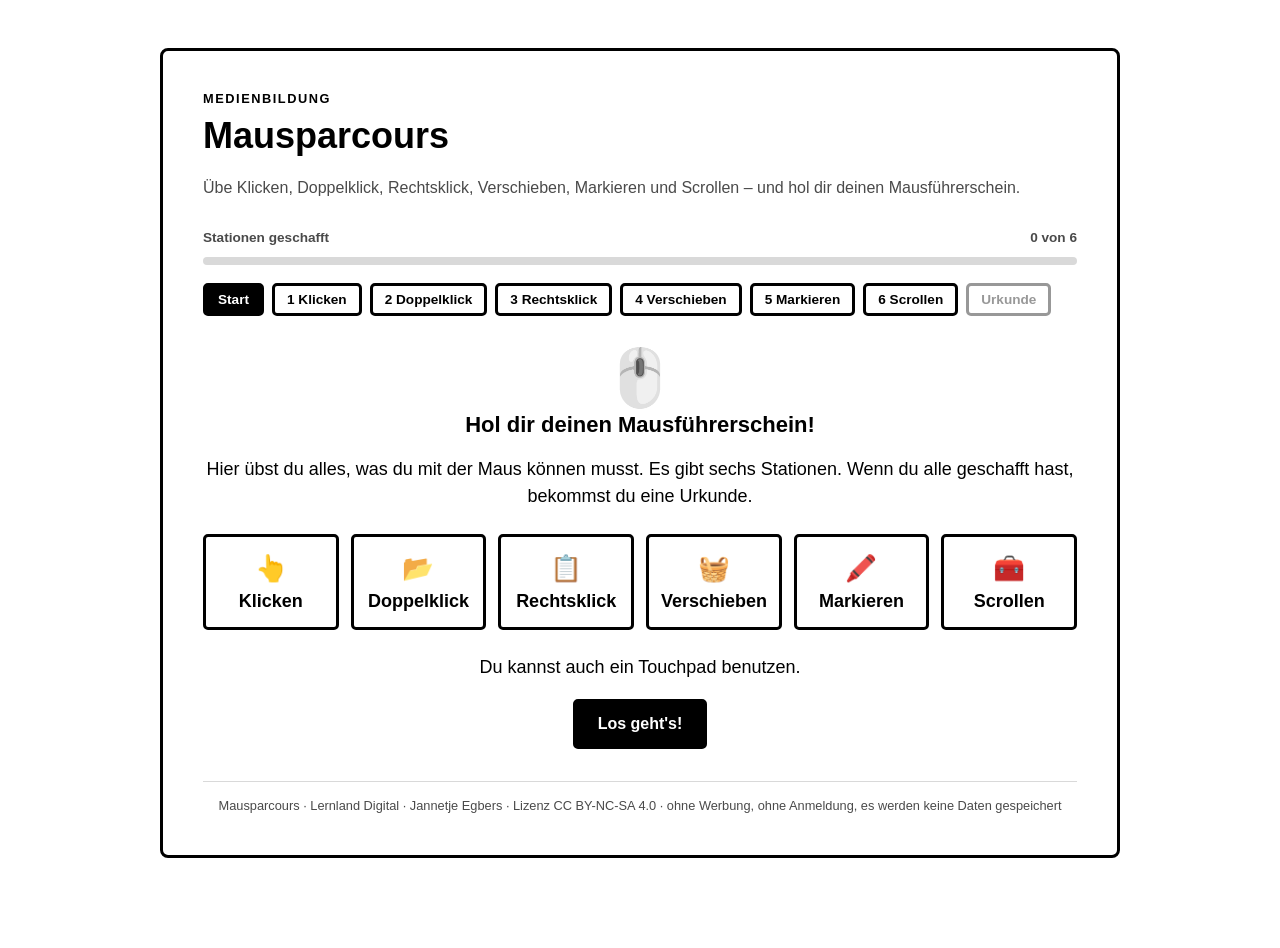
<file: Medienbildung/Mausparcours/index.html>
<!DOCTYPE html>
<html lang="de">
<head>
  <meta charset="UTF-8">
  <meta name="viewport" content="width=device-width, initial-scale=1.0">
  <title>Mausparcours | Lernland</title>
  <meta name="description" content="Übe Klicken, Doppelklick, Rechtsklick, Verschieben, Markieren und Scrollen – und hol dir deinen Mausführerschein.">
  <link rel="stylesheet" href="../../lernland.css">
  <style>
    :focus-visible { outline: 3px solid var(--ll-accent); outline-offset: 2px; }

    /* Stationsnavigation */
    .mp-steps {
      display: flex;
      flex-wrap: wrap;
      gap: 8px;
      margin: 0 0 28px;
      padding: 0;
      list-style: none;
    }
    .mp-steps button {
      padding: 6px 12px;
      color: var(--ll-ink);
      background: var(--ll-paper);
      border: var(--ll-border-width) solid var(--ll-line);
      border-radius: var(--ll-radius-sm);
      cursor: pointer;
      font: 700 0.85rem var(--ll-font-ui);
    }
    .mp-steps button:hover { background: #f6f6f6; }
    .mp-steps button[aria-current="step"] { color: var(--ll-paper); background: var(--ll-ink); }
    .mp-steps button.is-done { color: var(--ll-success); background: var(--ll-success-bg); border-color: var(--ll-success); }
    .mp-steps button.is-done::before { content: "✔ "; }
    .mp-steps button.is-done[aria-current="step"] { color: var(--ll-paper); background: var(--ll-success); }
    .mp-steps button:disabled { opacity: 0.4; cursor: not-allowed; }

    .mp-station { display: none; }
    .mp-station.is-active { display: block; }
    .mp-station h2 { margin: 0 0 8px; font-size: 1.375rem; line-height: 1.25; }

    .mp-task {
      margin: 12px 0 16px;
      padding: 14px 18px;
      background: var(--ll-argument-bg);
      border: var(--ll-border-width) solid var(--ll-line);
      border-radius: var(--ll-radius);
    }

    .mp-arena {
      position: relative;
      min-height: 320px;
      overflow: hidden;
      background: #fafafa;
      border: var(--ll-border-width) solid var(--ll-line);
      border-radius: var(--ll-radius);
      user-select: none;
      -webkit-user-select: none;
    }

    .mp-station .ll-feedback { margin: 14px 0; }
    .mp-counter { margin: 10px 0 0; color: var(--ll-muted); font: 700 0.9rem var(--ll-font-ui); }
    .ll-btn[hidden] { display: none; }

    /* Station 1: Klicken */
    .mp-target {
      position: absolute;
      width: 64px;
      height: 64px;
      padding: 0;
      border: 4px solid var(--ll-paper);
      border-radius: 50%;
      background: radial-gradient(circle at 35% 35%, #ff9a73, var(--ll-accent) 60%, #b83a10);
      box-shadow: 0 2px 6px rgba(0, 0, 0, 0.25);
      cursor: pointer;
    }
    .mp-target:active { transform: scale(0.92); }

    /* Station 2 + 3: Ordner und Dateien */
    .mp-desk {
      display: flex;
      flex-wrap: wrap;
      justify-content: center;
      align-items: flex-start;
      gap: 28px;
      padding: 40px 16px;
    }
    .mp-item {
      display: flex;
      flex-direction: column;
      align-items: center;
      gap: 6px;
      width: 120px;
      padding: 10px 6px;
      color: var(--ll-ink);
      background: none;
      border: var(--ll-border-width) solid transparent;
      border-radius: var(--ll-radius);
      cursor: default;
      font: inherit;
    }
    .mp-item svg { width: 72px; height: 60px; }
    .mp-item.is-selected { background: #d4d4d4; border-color: var(--ll-ink); }
    .mp-item.is-opened { background: var(--ll-success-bg); border-color: var(--ll-success); }
    .mp-item.is-gone { opacity: 0.25; }
    .mp-label { font-size: 0.9rem; text-align: center; word-break: break-word; }

    .mp-ctx {
      position: absolute;
      z-index: 5;
      min-width: 170px;
      margin: 0;
      padding: 4px;
      list-style: none;
      background: var(--ll-paper);
      border: var(--ll-border-width) solid var(--ll-line);
      border-radius: var(--ll-radius);
      box-shadow: 0 6px 18px rgba(0, 0, 0, 0.18);
    }
    .mp-ctx button {
      display: block;
      width: 100%;
      padding: 6px 12px;
      color: var(--ll-ink);
      background: none;
      border: 0;
      border-radius: var(--ll-radius-sm);
      cursor: pointer;
      font: inherit;
      font-size: 0.95rem;
      text-align: left;
    }
    .mp-ctx button:hover, .mp-ctx button:focus { background: #e6e6e6; outline: none; }

    /* Station 4: Verschieben */
    .mp-arena--auto { min-height: 0; }
    .mp-tray {
      display: flex;
      flex-wrap: wrap;
      justify-content: center;
      gap: 10px;
      min-height: 96px;
      padding: 16px;
    }
    .mp-chip {
      position: relative;
      display: flex;
      align-items: center;
      gap: 6px;
      padding: 8px 12px;
      background: var(--ll-paper);
      border: var(--ll-border-width) solid var(--ll-line);
      border-radius: var(--ll-radius);
      box-shadow: 0 1px 3px rgba(0, 0, 0, 0.08);
      cursor: grab;
      font-size: 1rem;
      touch-action: none;
      user-select: none;
      -webkit-user-select: none;
    }
    .mp-chip .mp-emoji { font-size: 1.6rem; line-height: 1; }
    .mp-chip.is-dragging { z-index: 10; cursor: grabbing; border-color: var(--ll-accent); box-shadow: 0 8px 20px rgba(0, 0, 0, 0.25); }
    .mp-baskets {
      display: grid;
      grid-template-columns: 1fr 1fr;
      gap: 14px;
      padding: 0 16px 16px;
    }
    .mp-basket {
      min-height: 150px;
      padding: 10px;
      background: var(--ll-paper);
      border: var(--ll-border-width) solid var(--ll-line);
      border-radius: var(--ll-radius);
    }
    .mp-basket h3 { margin: 0 0 8px; font-size: 1.05rem; text-align: center; }
    .mp-basket-in { display: flex; flex-wrap: wrap; justify-content: center; gap: 6px; }
    .mp-basket.is-hover { border-color: var(--ll-accent); background: #fff4ef; }
    .mp-basket .mp-chip { cursor: default; border-color: var(--ll-success); }

    /* Station 5: Markieren */
    .mp-text {
      padding: 22px;
      background: var(--ll-paper);
      border: var(--ll-border-width) solid var(--ll-line);
      border-radius: var(--ll-radius);
      font-size: 1.3rem;
      line-height: 1.9;
      user-select: text;
      -webkit-user-select: text;
    }
    .mp-text::selection, .mp-text *::selection { color: var(--ll-paper); background: var(--ll-accent); }
    .mp-checklist { margin: 10px 0 16px; padding: 0; list-style: none; }
    .mp-checklist li { padding: 4px 0; }
    .mp-checklist li::before { content: "☐ "; color: var(--ll-muted); }
    .mp-checklist li.is-done { color: var(--ll-success); }
    .mp-checklist li.is-done::before { content: "✔ "; color: var(--ll-success); }

    /* Station 6: Scrollen */
    .mp-scroller {
      height: 300px;
      overflow-y: auto;
      overscroll-behavior: contain;
      padding: 20px;
      background: linear-gradient(#f6f6f6, var(--ll-paper));
      border: var(--ll-border-width) solid var(--ll-line);
      border-radius: var(--ll-radius);
    }
    .mp-scroller p { margin: 0 0 160px; color: var(--ll-muted); font-size: 1.1rem; text-align: center; }
    .mp-chest {
      display: block;
      margin: 0 auto;
      padding: 14px 22px;
      color: var(--ll-ink);
      background: var(--ll-paper);
      border: var(--ll-border-width) solid var(--ll-line);
      border-radius: var(--ll-radius);
      cursor: pointer;
      font: 700 1rem var(--ll-font-ui);
      transition: transform 0.2s ease, box-shadow 0.2s ease;
    }
    .mp-chest:hover { transform: scale(1.03); box-shadow: 0 4px 12px rgba(0, 0, 0, 0.15); }
    .mp-chest .mp-emoji { display: block; font-size: 2.4rem; }

    /* Start */
    .mp-hero { text-align: center; }
    .mp-big { font-size: 3.5rem; line-height: 1.2; }
    .mp-stationlist {
      display: grid;
      grid-template-columns: repeat(auto-fit, minmax(130px, 1fr));
      gap: 12px;
      margin: 24px 0;
      padding: 0;
      list-style: none;
    }
    .mp-stationlist li {
      padding: 12px;
      border: var(--ll-border-width) solid var(--ll-line);
      border-radius: var(--ll-radius-sm);
      font-weight: 700;
    }
    .mp-stationlist li span { display: block; font-size: 1.6rem; }

    /* Urkunde */
    .mp-name-row { margin: 16px 0 24px; }
    .mp-name-row .ll-input { min-width: 240px; }
    .mp-cert {
      margin: 10px 0 18px;
      padding: 28px 20px;
      text-align: center;
      background: var(--ll-paper);
      border: 6px double var(--ll-line);
      border-radius: var(--ll-radius);
    }
    .mp-cert h2 { margin: 4px 0 10px; font-size: 2rem; }
    .mp-cert-name {
      display: inline-block;
      min-width: 60%;
      margin: 8px 0;
      padding: 0 10px;
      border-bottom: 2px solid var(--ll-ink);
      font-size: 1.6rem;
      font-weight: 700;
    }
    .mp-cert ul {
      display: flex;
      flex-wrap: wrap;
      justify-content: center;
      gap: 8px;
      margin: 14px 0;
      padding: 0;
      list-style: none;
    }
    .mp-cert ul li {
      padding: 4px 12px;
      color: var(--ll-success);
      background: var(--ll-success-bg);
      border: 2px solid var(--ll-success);
      border-radius: 999px;
      font-size: 0.95rem;
      font-weight: 700;
    }
    .mp-cert ul li::before { content: "✔ "; }

    .mp-credits {
      margin: 32px 0 0;
      padding-top: 14px;
      border-top: 1px solid var(--ll-line-soft);
      color: var(--ll-muted);
      font-size: 0.8rem;
      text-align: center;
    }

    @media (max-width: 560px) {
      .mp-baskets { grid-template-columns: 1fr; }
      .mp-desk { gap: 12px; padding: 20px 6px; }
      .mp-name-row .ll-input { min-width: 0; width: 100%; }
    }

    @media print {
      .mp-noprint, .mp-station:not(#s-ende) { display: none !important; }
      #s-ende { display: block !important; }
      .ll-card { width: 100%; margin: 0; padding: 0; border: 0; }
      .mp-cert { border-color: #000; }
    }
  </style>
</head>
<body class="ll-page">
  <main class="ll-card ll-card--wide">
    <div class="mp-noprint">
      <p class="ll-eyebrow">Medienbildung</p>
      <h1>Mausparcours</h1>
      <p class="ll-intro">Übe Klicken, Doppelklick, Rechtsklick, Verschieben, Markieren und Scrollen – und hol dir deinen Mausführerschein.</p>

      <div class="ll-progress">
        <span>Stationen geschafft</span>
        <span id="progressLabel">0 von 6</span>
      </div>
      <div class="ll-progress-bar" aria-hidden="true" style="margin-bottom: 18px;"><span id="progressFill"></span></div>

      <ol class="mp-steps" id="steps" aria-label="Stationen"></ol>
    </div>

    <!-- Start -->
    <section class="mp-station is-active" id="s-start" data-title="Start">
      <div class="mp-hero">
        <div class="mp-big" aria-hidden="true">🖱️</div>
        <h2>Hol dir deinen Mausführerschein!</h2>
        <p>Hier übst du alles, was du mit der Maus können musst. Es gibt sechs Stationen. Wenn du alle geschafft hast, bekommst du eine Urkunde.</p>
        <ul class="mp-stationlist">
          <li><span aria-hidden="true">👆</span>Klicken</li>
          <li><span aria-hidden="true">📂</span>Doppelklick</li>
          <li><span aria-hidden="true">📋</span>Rechtsklick</li>
          <li><span aria-hidden="true">🧺</span>Verschieben</li>
          <li><span aria-hidden="true">🖍️</span>Markieren</li>
          <li><span aria-hidden="true">🧰</span>Scrollen</li>
        </ul>
        <p>Du kannst auch ein Touchpad benutzen.</p>
        <button class="ll-btn" type="button" data-go="1">Los geht's!</button>
      </div>
    </section>

    <!-- 1 Klicken -->
    <section class="mp-station" id="s-1" data-title="Klicken">
      <h2>Station 1: Klicken</h2>
      <div class="mp-task">Klicke mit der <strong>linken Maustaste</strong> auf die orangen Punkte. Ein Klick heißt: einmal kurz drücken und wieder loslassen.</div>
      <div class="mp-arena" id="clickArena"></div>
      <p class="mp-counter" id="clickCount">Treffer: 0 von 8</p>
      <p class="ll-feedback" id="msg1" role="status" aria-live="polite"></p>
      <button class="ll-btn" type="button" data-go="2" hidden>Weiter zu Station 2</button>
    </section>

    <!-- 2 Doppelklick -->
    <section class="mp-station" id="s-2" data-title="Doppelklick">
      <h2>Station 2: Doppelklick</h2>
      <div class="mp-task">Öffne alle drei Ordner mit einem <strong>Doppelklick</strong>: Klicke zweimal schnell hintereinander mit der linken Maustaste auf den Ordner.</div>
      <div class="mp-arena"><div class="mp-desk" id="folderDesk"></div></div>
      <p class="ll-feedback" id="msg2" role="status" aria-live="polite"></p>
      <button class="ll-btn" type="button" data-go="3" hidden>Weiter zu Station 3</button>
    </section>

    <!-- 3 Rechtsklick -->
    <section class="mp-station" id="s-3" data-title="Rechtsklick">
      <h2>Station 3: Rechtsklick und Kontextmenü</h2>
      <div class="mp-task" id="task3"></div>
      <div class="mp-arena" id="ctxArena"><div class="mp-desk" id="fileDesk"></div></div>
      <p class="ll-feedback" id="msg3" role="status" aria-live="polite"></p>
      <button class="ll-btn" type="button" data-go="4" hidden>Weiter zu Station 4</button>
    </section>

    <!-- 4 Verschieben -->
    <section class="mp-station" id="s-4" data-title="Verschieben">
      <h2>Station 4: Verschieben</h2>
      <div class="mp-task">Bring alles in den richtigen Korb. So geht's: Linke Maustaste auf das Ding, Taste <strong>gedrückt halten</strong>, zum Korb ziehen, loslassen.</div>
      <div class="mp-arena mp-arena--auto">
        <div class="mp-tray" id="tray"></div>
        <div class="mp-baskets">
          <div class="mp-basket" data-kind="obst"><h3>🧺 Obst</h3><div class="mp-basket-in"></div></div>
          <div class="mp-basket" data-kind="gemuese"><h3>🧺 Gemüse</h3><div class="mp-basket-in"></div></div>
        </div>
      </div>
      <p class="ll-feedback" id="msg4" role="status" aria-live="polite"></p>
      <button class="ll-btn" type="button" data-go="5" hidden>Weiter zu Station 5</button>
    </section>

    <!-- 5 Markieren -->
    <section class="mp-station" id="s-5" data-title="Markieren">
      <h2>Station 5: Markieren</h2>
      <div class="mp-task">Markiere Text: Linke Maustaste vor den Anfang setzen, Taste <strong>gedrückt halten</strong>, über den Text ziehen, loslassen.</div>
      <ul class="mp-checklist" id="markList">
        <li data-goal="Schatz">Markiere das Wort <strong>Schatz</strong>.</li>
        <li data-goal="Unter dem alten Apfelbaum gräbt sie ein tiefes Loch">Markiere den ganzen Satz, der mit <strong>Unter</strong> anfängt.</li>
      </ul>
      <div class="mp-text" id="markText">Lena packt ihren Rucksack. Sie sucht den Schatz im Garten. Unter dem alten Apfelbaum gräbt sie ein tiefes Loch. Dann hört sie ein leises Klirren.</div>
      <p class="ll-feedback" id="msg5" role="status" aria-live="polite"></p>
      <button class="ll-btn" type="button" data-go="6" hidden>Weiter zu Station 6</button>
    </section>

    <!-- 6 Scrollen -->
    <section class="mp-station" id="s-6" data-title="Scrollen">
      <h2>Station 6: Scrollen</h2>
      <div class="mp-task">Ganz unten im Kasten liegt eine Schatztruhe. <strong>Scrolle</strong> nach unten: Dreh das Mausrad zu dir hin. Mit dem Touchpad wischst du mit zwei Fingern.</div>
      <div class="mp-scroller" id="scroller" tabindex="0" aria-label="Scrollbereich">
        <p>⬇️ Scroll weiter nach unten!</p>
        <p>Weiter, weiter …</p>
        <p>🐟 Hier schwimmt nur ein Fisch.</p>
        <p>Noch ein Stück!</p>
        <p>🪸 Fast geschafft …</p>
        <button class="mp-chest" type="button" id="chest"><span class="mp-emoji" aria-hidden="true">🧰</span>Schatztruhe öffnen</button>
      </div>
      <p class="ll-feedback" id="msg6" role="status" aria-live="polite"></p>
      <button class="ll-btn" type="button" data-go="7" hidden>Zur Urkunde</button>
    </section>

    <!-- Urkunde -->
    <section class="mp-station" id="s-ende" data-title="Urkunde">
      <div class="mp-noprint">
        <h2>Geschafft!</h2>
        <p>Schreib deinen Namen in das Feld. Dann kannst du deine Urkunde ausdrucken oder als PDF speichern.</p>
        <div class="ll-actions mp-name-row">
          <label for="nameIn">Dein Name:</label>
          <input class="ll-input" type="text" id="nameIn" autocomplete="off" maxlength="40">
          <button class="ll-btn" type="button" id="printBtn">Urkunde drucken</button>
        </div>
      </div>
      <div class="mp-cert" id="cert">
        <div class="mp-big" aria-hidden="true">🏅</div>
        <h2>Mausführerschein</h2>
        <div>Hiermit wird bestätigt:</div>
        <div class="mp-cert-name" id="certName">&nbsp;</div>
        <div>kann die Maus sicher bedienen und hat alle Stationen geschafft:</div>
        <ul>
          <li>Klicken</li><li>Doppelklick</li><li>Rechtsklick</li>
          <li>Verschieben</li><li>Markieren</li><li>Scrollen</li>
        </ul>
        <div id="certDate"></div>
      </div>
    </section>

    <p class="mp-credits mp-noprint">Mausparcours · Lernland Digital · Jannetje Egbers · Lizenz CC BY-NC-SA 4.0 · ohne Werbung, ohne Anmeldung, es werden keine Daten gespeichert</p>
  </main>

  <script>
  (function () {
    const stations = ['s-start', 's-1', 's-2', 's-3', 's-4', 's-5', 's-6', 's-ende'];
    const done = new Set();
    const stepsEl = document.getElementById('steps');

    function renderSteps(cur) {
      stepsEl.innerHTML = '';
      stations.forEach((id, i) => {
        const sec = document.getElementById(id);
        const li = document.createElement('li');
        const b = document.createElement('button');
        b.type = 'button';
        b.textContent = (i > 0 && i < 7 ? i + ' ' : '') + sec.dataset.title;
        if (i === cur) b.setAttribute('aria-current', 'step');
        if (done.has(i)) b.classList.add('is-done');
        if (i === 7 && done.size < 6) { b.disabled = true; b.title = 'Erst alle Stationen schaffen'; }
        b.addEventListener('click', () => go(i));
        li.appendChild(b); stepsEl.appendChild(li);
      });
      document.getElementById('progressLabel').textContent = done.size + ' von 6';
      document.getElementById('progressFill').style.width = (done.size / 6 * 100) + '%';
    }
    function go(i) {
      stations.forEach((id, k) => document.getElementById(id).classList.toggle('is-active', k === i));
      renderSteps(i);
      if (i === 1) startClick();
      if (i === 7) fillCert();
      window.scrollTo({ top: 0, behavior: 'smooth' });
    }
    document.querySelectorAll('[data-go]').forEach(b => b.addEventListener('click', () => go(+b.dataset.go)));

    function finish(n, text) {
      done.add(n);
      const sec = document.getElementById('s-' + n);
      say(n, text, 'ok');
      const nb = sec.querySelector('[data-go]'); if (nb) nb.hidden = false;
      renderSteps(n);
    }
    function say(n, text, cls) {
      const m = document.getElementById('msg' + n);
      m.textContent = text;
      m.className = 'll-feedback' + (cls === 'ok' ? ' is-success' : cls === 'no' ? ' is-error' : '');
    }

    /* ---------- 1 Klicken ---------- */
    const arena = document.getElementById('clickArena');
    let hits = 0, clickStarted = false;
    function startClick() {
      if (clickStarted) return; clickStarted = true; hits = 0; placeTarget();
    }
    function placeTarget() {
      arena.innerHTML = '';
      if (hits >= 8) { finish(1, 'Super! Du hast alle 8 Punkte getroffen.'); return; }
      const t = document.createElement('button');
      t.className = 'mp-target'; t.type = 'button'; t.setAttribute('aria-label', 'Punkt ' + (hits + 1));
      const w = arena.clientWidth - 72, h = arena.clientHeight - 72;
      const size = hits < 4 ? 64 : 48;
      t.style.width = t.style.height = size + 'px';
      t.style.left = Math.max(4, Math.random() * w) + 'px';
      t.style.top = Math.max(4, Math.random() * h) + 'px';
      t.addEventListener('click', e => {
        e.stopPropagation(); hits++;
        document.getElementById('clickCount').textContent = 'Treffer: ' + hits + ' von 8';
        if (hits === 4) say(1, 'Gut! Jetzt werden die Punkte kleiner.', 'ok');
        placeTarget();
      });
      arena.appendChild(t);
    }
    arena.addEventListener('click', () => { if (hits < 8) say(1, 'Daneben! Versuch es noch einmal.', 'no'); });

    /* ---------- Icons ---------- */
    const folderClosed = '<svg viewBox="0 0 72 60" aria-hidden="true"><path d="M4 12a4 4 0 0 1 4-4h18l6 6h32a4 4 0 0 1 4 4v34a4 4 0 0 1-4 4H8a4 4 0 0 1-4-4z" fill="#ffcc1a" stroke="#000" stroke-width="2.5"/></svg>';
    const folderOpen = '<svg viewBox="0 0 72 60" aria-hidden="true"><path d="M4 12a4 4 0 0 1 4-4h18l6 6h32a4 4 0 0 1 4 4v6H4z" fill="#e0a800" stroke="#000" stroke-width="2.5"/><rect x="12" y="18" width="46" height="14" fill="#fff" stroke="#000" stroke-width="2"/><path d="M2 26h68l-6 30H8z" fill="#ffd84d" stroke="#000" stroke-width="2.5"/></svg>';
    const fileIcon = c => '<svg viewBox="0 0 72 60" aria-hidden="true"><path d="M20 2h24l12 12v44H20z" fill="#fff" stroke="#000" stroke-width="2.5"/><path d="M44 2v12h12" fill="none" stroke="#000" stroke-width="2.5"/><rect x="26" y="24" width="24" height="18" rx="2" fill="' + c + '"/></svg>';

    /* ---------- 2 Doppelklick ---------- */
    const fd = document.getElementById('folderDesk');
    let opened = 0;
    ['Fotos', 'Musik', 'Hausaufgaben'].forEach(name => {
      const it = document.createElement('button');
      it.type = 'button'; it.className = 'mp-item'; it.innerHTML = folderClosed + '<span class="mp-label">' + name + '</span>';
      it.addEventListener('click', () => {
        if (it.classList.contains('is-opened')) return;
        fd.querySelectorAll('.mp-item.is-selected').forEach(x => x.classList.remove('is-selected'));
        it.classList.add('is-selected');
        say(2, 'Das war ein Klick: Der Ordner ist jetzt ausgewählt. Zum Öffnen klickst du zweimal schnell hintereinander.');
      });
      it.addEventListener('dblclick', () => {
        if (it.classList.contains('is-opened')) return;
        it.classList.remove('is-selected'); it.classList.add('is-opened');
        it.querySelector('svg').outerHTML = folderOpen;
        opened++;
        if (opened === 3) finish(2, 'Klasse! Du hast alle drei Ordner mit einem Doppelklick geöffnet.');
        else say(2, 'Richtig, der Ordner „' + name + '“ ist offen! Noch ' + (3 - opened) + '.', 'ok');
      });
      // Tastatur: Enter öffnet
      it.addEventListener('keydown', e => { if (e.key === 'Enter') { e.preventDefault(); it.dispatchEvent(new MouseEvent('dblclick')); } });
      fd.appendChild(it);
    });

    /* ---------- 3 Rechtsklick ---------- */
    const ctxArena = document.getElementById('ctxArena');
    const fileDesk = document.getElementById('fileDesk');
    const task3 = document.getElementById('task3');
    const files = [{ name: 'Ferienbild', c: '#4dabf7' }, { name: 'Müll', c: '#adb5bd' }, { name: 'Geschichte', c: '#69db7c' }];
    const tasks3 = [
      { file: 'Müll', action: 'Löschen', text: 'Lösche die Datei <strong>Müll</strong>. Mach dafür einen <strong>Rechtsklick</strong> auf die Datei, also einen Klick mit der rechten Maustaste. Dann öffnet sich das Kontextmenü. Wähle dort „Löschen“.' },
      { file: 'Ferienbild', action: 'Kopieren', text: 'Kopiere die Datei <strong>Ferienbild</strong>. Öffne wieder mit einem <strong>Rechtsklick</strong> das Kontextmenü und wähle „Kopieren“.' }
    ];
    let t3 = 0, menu = null;
    task3.innerHTML = tasks3[0].text;
    files.forEach(f => {
      const it = document.createElement('button');
      it.type = 'button'; it.className = 'mp-item'; it.dataset.name = f.name;
      it.innerHTML = fileIcon(f.c) + '<span class="mp-label">' + f.name + '</span>';
      it.addEventListener('click', () => {
        closeMenu();
        fileDesk.querySelectorAll('.mp-item.is-selected').forEach(x => x.classList.remove('is-selected'));
        it.classList.add('is-selected');
        if (t3 < 2) say(3, 'Das war ein Klick mit der linken Taste. Für das Kontextmenü brauchst du die rechte Maustaste.');
      });
      it.addEventListener('contextmenu', e => {
        e.preventDefault();
        if (it.classList.contains('is-gone')) return;
        openMenu(it, e.clientX, e.clientY);
      });
      it.addEventListener('keydown', e => {
        if (e.key === 'ContextMenu' || (e.shiftKey && e.key === 'F10')) { e.preventDefault(); const r = it.getBoundingClientRect(); openMenu(it, r.left + 20, r.bottom - 10); }
      });
      fileDesk.appendChild(it);
    });
    ctxArena.addEventListener('contextmenu', e => { if (!e.target.closest('.mp-item')) e.preventDefault(); });
    function openMenu(it, x, y) {
      closeMenu();
      fileDesk.querySelectorAll('.mp-item.is-selected').forEach(z => z.classList.remove('is-selected'));
      it.classList.add('is-selected');
      menu = document.createElement('ul'); menu.className = 'mp-ctx'; menu.setAttribute('role', 'menu');
      ['Öffnen', 'Kopieren', 'Umbenennen', 'Löschen'].forEach(a => {
        const li = document.createElement('li'); const b = document.createElement('button');
        b.type = 'button'; b.textContent = a; b.setAttribute('role', 'menuitem');
        b.addEventListener('click', ev => { ev.stopPropagation(); choose(it, a); });
        li.appendChild(b); menu.appendChild(li);
      });
      const r = ctxArena.getBoundingClientRect();
      let left = x - r.left, top = y - r.top;
      ctxArena.appendChild(menu);
      left = Math.min(left, r.width - menu.offsetWidth - 6);
      top = Math.min(top, r.height - menu.offsetHeight - 6);
      menu.style.left = Math.max(4, left) + 'px'; menu.style.top = Math.max(4, top) + 'px';
      menu.querySelector('button').focus();
      if (t3 < 2) say(3, 'Das ist das Kontextmenü. Es zeigt dir, was du mit dieser Datei machen kannst.');
    }
    function closeMenu() { if (menu) { menu.remove(); menu = null; } }
    document.addEventListener('click', e => { if (menu && !menu.contains(e.target)) closeMenu(); });
    document.addEventListener('keydown', e => { if (e.key === 'Escape') closeMenu(); });
    function choose(it, action) {
      closeMenu();
      if (t3 >= 2) return;
      const want = tasks3[t3];
      if (it.dataset.name !== want.file) { say(3, 'Das ist die falsche Datei. Gesucht ist „' + want.file + '“.', 'no'); return; }
      if (action !== want.action) { say(3, 'Du hast „' + action + '“ gewählt. Gesucht ist „' + want.action + '“.', 'no'); return; }
      if (action === 'Löschen') { it.classList.add('is-gone'); it.classList.remove('is-selected'); it.querySelector('.mp-label').textContent = 'Müll (gelöscht)'; }
      if (action === 'Kopieren') {
        const copy = it.cloneNode(true); copy.classList.remove('is-selected'); copy.querySelector('.mp-label').textContent = 'Ferienbild (Kopie)';
        copy.disabled = true; fileDesk.appendChild(copy);
      }
      t3++;
      if (t3 === 2) { task3.innerHTML = 'Beide Aufgaben erledigt!'; finish(3, 'Prima! Du kannst das Kontextmenü mit einem Rechtsklick öffnen.'); }
      else { task3.innerHTML = tasks3[t3].text; say(3, 'Richtig, die Datei ist gelöscht! Jetzt kommt die zweite Aufgabe.', 'ok'); }
    }

    /* ---------- 4 Verschieben ---------- */
    const tray = document.getElementById('tray');
    const things = [
      ['🍎', 'Apfel', 'obst'], ['🥕', 'Möhre', 'gemuese'], ['🍌', 'Banane', 'obst'],
      ['🥦', 'Brokkoli', 'gemuese'], ['🍓', 'Erdbeere', 'obst'], ['🥒', 'Gurke', 'gemuese']
    ];
    let sorted = 0;
    things.sort(() => Math.random() - 0.5).forEach(([e, n, k]) => {
      const c = document.createElement('div');
      c.className = 'mp-chip'; c.dataset.kind = k; c.tabIndex = 0; c.setAttribute('role', 'button');
      c.setAttribute('aria-label', n + ' – ziehen');
      c.innerHTML = '<span class="mp-emoji" aria-hidden="true">' + e + '</span>' + n;
      makeDraggable(c); tray.appendChild(c);
    });
    const baskets = [...document.querySelectorAll('.mp-basket')];
    function basketAt(x, y) { return baskets.find(b => { const r = b.getBoundingClientRect(); return x >= r.left && x <= r.right && y >= r.top && y <= r.bottom; }); }
    function makeDraggable(c) {
      let sx, sy, active = false;
      c.addEventListener('pointerdown', e => {
        if (c.closest('.mp-basket')) return;
        if (e.pointerType === 'mouse' && e.button !== 0) return;
        active = true; sx = e.clientX; sy = e.clientY; c.setPointerCapture(e.pointerId); c.classList.add('is-dragging');
      });
      c.addEventListener('pointermove', e => {
        if (!active) return;
        c.style.transform = 'translate(' + (e.clientX - sx) + 'px,' + (e.clientY - sy) + 'px)';
        baskets.forEach(b => b.classList.toggle('is-hover', b === basketAt(e.clientX, e.clientY)));
      });
      const end = e => {
        if (!active) return; active = false; c.classList.remove('is-dragging');
        baskets.forEach(b => b.classList.remove('is-hover'));
        const b = basketAt(e.clientX, e.clientY);
        c.style.transform = '';
        if (!b) { if (Math.abs(e.clientX - sx) + Math.abs(e.clientY - sy) < 6) say(4, 'Halte die Taste gedrückt und zieh das Ding zu einem Korb.'); return; }
        if (b.dataset.kind === c.dataset.kind) {
          b.querySelector('.mp-basket-in').appendChild(c); c.tabIndex = -1; sorted++;
          if (sorted === things.length) finish(4, 'Toll! Alles ist im richtigen Korb.');
          else say(4, 'Richtig! Noch ' + (things.length - sorted) + '.', 'ok');
        } else say(4, 'Das passt nicht in diesen Korb. Versuch es noch einmal.', 'no');
      };
      c.addEventListener('pointerup', end);
      c.addEventListener('pointercancel', end);
      // Tastatur-Ersatz: O = Obst, G = Gemüse
      c.addEventListener('keydown', e => {
        if (c.closest('.mp-basket')) return;
        const k = e.key.toLowerCase(); if (k !== 'o' && k !== 'g') return;
        const b = baskets.find(x => x.dataset.kind === (k === 'o' ? 'obst' : 'gemuese'));
        const r = b.getBoundingClientRect(); sx = 0; sy = 0; active = true;
        end({ clientX: r.left + 10, clientY: r.top + 10 });
      });
    }

    /* ---------- 5 Markieren ---------- */
    const markItems = [...document.querySelectorAll('#markList li')];
    const markText = document.getElementById('markText');
    let markDone = 0, selTimer = null;
    const norm = s => s.replace(/\s+/g, ' ').trim().replace(/[.,!?]+$/, '').trim();
    function checkSel() {
      const sel = window.getSelection(); if (!sel || sel.rangeCount === 0) return;
      if (!markText.contains(sel.anchorNode)) return;
      const txt = norm(sel.toString()); if (!txt) return;
      const next = markItems.find(li => !li.classList.contains('is-done'));
      if (!next) return;
      if (txt === next.dataset.goal) {
        next.classList.add('is-done'); markDone++;
        if (markDone === markItems.length) finish(5, 'Perfekt markiert! Tipp: Ein Doppelklick auf ein Wort markiert es auch.');
        else say(5, 'Richtig! Jetzt der ganze Satz.', 'ok');
      } else if (txt.length > 1) {
        say(5, 'Markiert ist: „' + txt + '“. Das passt noch nicht ganz. Versuch es noch einmal.', 'no');
      }
    }
    markText.addEventListener('mouseup', () => setTimeout(checkSel, 10));
    markText.addEventListener('touchend', () => setTimeout(checkSel, 300));
    markText.addEventListener('keyup', () => setTimeout(checkSel, 10));
    document.addEventListener('selectionchange', () => {
      clearTimeout(selTimer);
      selTimer = setTimeout(() => { if (document.getElementById('s-5').classList.contains('is-active')) checkSelQuiet(); }, 700);
    });
    function checkSelQuiet() {
      const sel = window.getSelection(); if (!sel || !markText.contains(sel.anchorNode)) return;
      const txt = norm(sel.toString());
      const next = markItems.find(li => !li.classList.contains('is-done'));
      if (next && txt === next.dataset.goal) checkSel();
    }

    /* ---------- 6 Scrollen ---------- */
    document.getElementById('chest').addEventListener('click', e => {
      if (done.has(6)) return;
      e.currentTarget.innerHTML = '<span class="mp-emoji" aria-hidden="true">💎</span>Du hast den Schatz gefunden!';
      finish(6, 'Super gescrollt! Du hast den Schatz gefunden.');
    });

    /* ---------- Urkunde ---------- */
    const nameIn = document.getElementById('nameIn');
    function fillCert() {
      const d = new Date();
      document.getElementById('certDate').textContent = d.toLocaleDateString('de-DE', { day: 'numeric', month: 'long', year: 'numeric' });
      document.getElementById('certName').textContent = nameIn.value.trim() || ' ';
    }
    nameIn.addEventListener('input', fillCert);
    document.getElementById('printBtn').addEventListener('click', () => { fillCert(); window.print(); });

    renderSteps(0);
  })();
  </script>
</body>
</html>
</file>
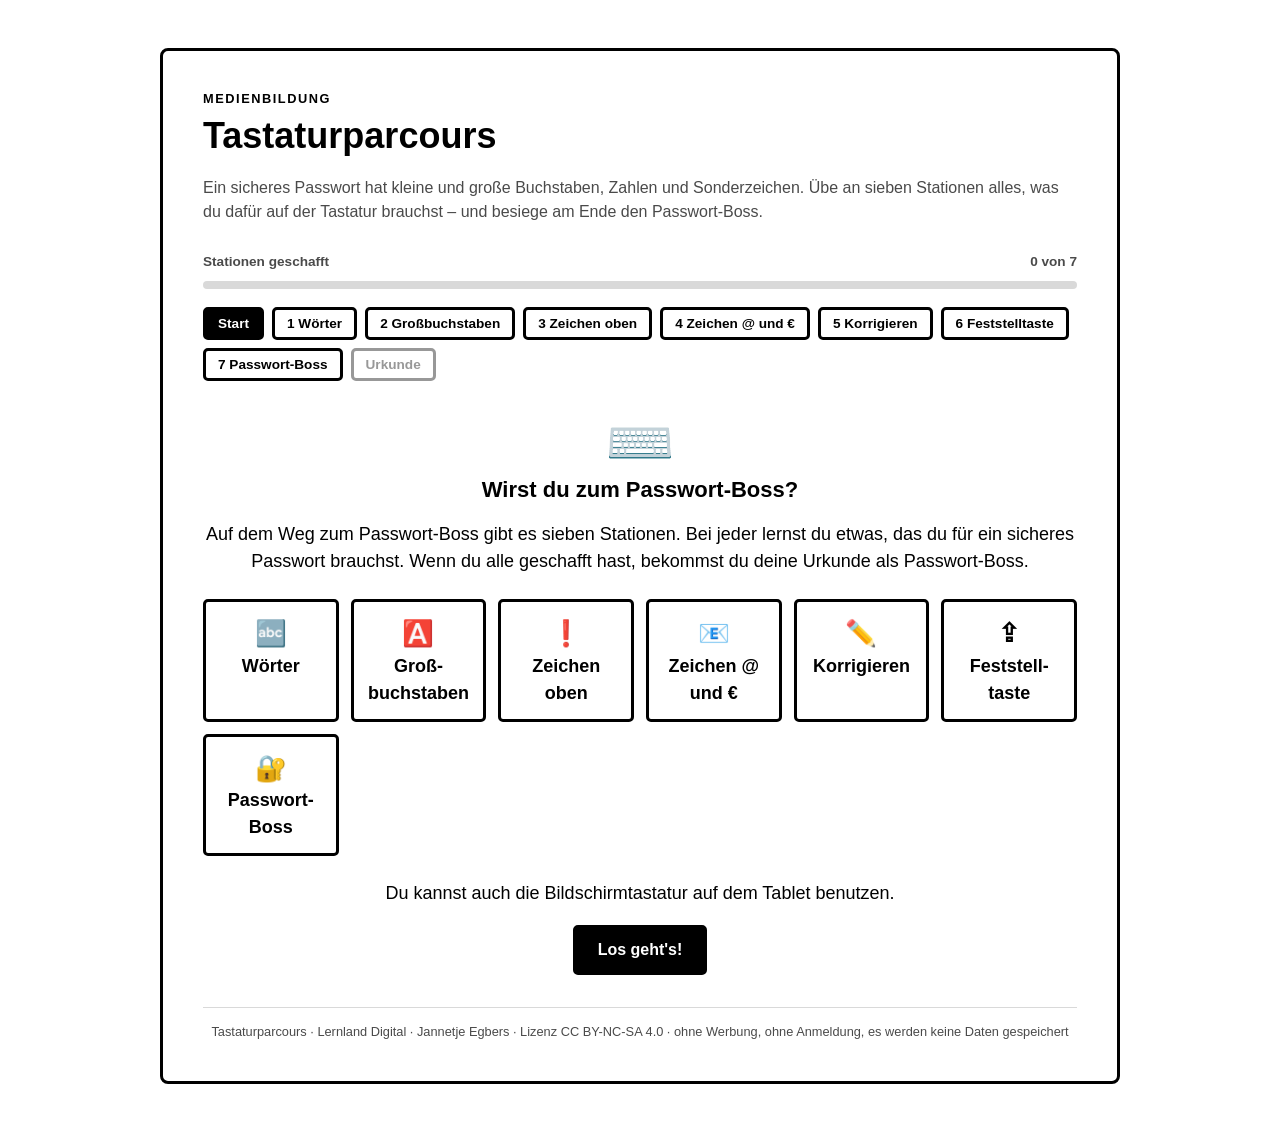
<file: Medienbildung/Tastaturparcours/index.html>
<!DOCTYPE html>
<html lang="de">
<head>
  <meta charset="UTF-8">
  <meta name="viewport" content="width=device-width, initial-scale=1.0">
  <title>Tastaturparcours | Lernland</title>
  <meta name="description" content="Übe an sieben Stationen alles, was du für ein sicheres Passwort auf der Tastatur brauchst – und besiege den Passwort-Boss.">
  <link rel="stylesheet" href="../../lernland.css">
  <style>
    :focus-visible { outline: 3px solid var(--ll-accent); outline-offset: 2px; }

    /* Stationsnavigation (wie Mausparcours) */
    .mp-steps {
      display: flex;
      flex-wrap: wrap;
      gap: 8px;
      margin: 0 0 28px;
      padding: 0;
      list-style: none;
    }
    .mp-steps button {
      padding: 6px 12px;
      color: var(--ll-ink);
      background: var(--ll-paper);
      border: var(--ll-border-width) solid var(--ll-line);
      border-radius: var(--ll-radius-sm);
      cursor: pointer;
      font: 700 0.85rem var(--ll-font-ui);
    }
    .mp-steps button:hover { background: #f6f6f6; }
    .mp-steps button[aria-current="step"] { color: var(--ll-paper); background: var(--ll-ink); }
    .mp-steps button.is-done { color: var(--ll-success); background: var(--ll-success-bg); border-color: var(--ll-success); }
    .mp-steps button.is-done::before { content: "✔ "; }
    .mp-steps button.is-done[aria-current="step"] { color: var(--ll-paper); background: var(--ll-success); }
    .mp-steps button:disabled { opacity: 0.4; cursor: not-allowed; }

    .mp-station { display: none; }
    .mp-station.is-active { display: block; }
    .mp-station h2 { margin: 0 0 8px; font-size: 1.375rem; line-height: 1.25; }

    .mp-task {
      margin: 12px 0 16px;
      padding: 14px 18px;
      background: var(--ll-argument-bg);
      border: var(--ll-border-width) solid var(--ll-line);
      border-radius: var(--ll-radius);
    }

    .mp-station .ll-feedback { margin: 14px 0; }
    .mp-counter { margin: 10px 0 0; color: var(--ll-muted); font: 700 0.9rem var(--ll-font-ui); }
    .ll-btn[hidden] { display: none; }

    /* Tastaturparcours: Vorlage und Eingabe */
    .tp-mono { font-family: ui-monospace, "Cascadia Mono", Consolas, "DejaVu Sans Mono", "Liberation Mono", "Courier New", monospace; }
    .tp-target {
      display: flex;
      flex-wrap: wrap;
      justify-content: center;
      gap: 4px;
      margin: 0 0 16px;
      padding: 22px 12px;
      background: #fff8d6;
      border: var(--ll-border-width) solid var(--ll-line);
      border-radius: var(--ll-radius);
      font-size: clamp(1.7rem, 7vw, 2.8rem);
      font-weight: 700;
      line-height: 1.2;
    }
    .tp-ch {
      display: inline-block;
      min-width: 0.7em;
      padding: 2px 3px;
      text-align: center;
      border-bottom: 4px solid transparent;
      border-radius: 4px;
    }
    .tp-ch.is-space { min-width: 0.6em; }
    .tp-ch.is-ok { color: var(--ll-success); background: var(--ll-success-bg); }
    .tp-ch.is-bad { color: var(--ll-paper); background: var(--ll-error); }
    .tp-ch.is-extra { color: var(--ll-paper); background: var(--ll-error); text-decoration: line-through; }
    .tp-ch.is-next { border-bottom-color: var(--ll-accent); }
    .tp-ch.is-first-bad { outline: 4px solid var(--ll-error); outline-offset: 2px; }
    .tp-big { font-size: clamp(4rem, 18vw, 6rem); padding: 10px 12px; }

    .tp-label { display: block; margin: 0 0 6px; font-weight: 700; }
    .tp-in {
      display: block;
      width: 100%;
      max-width: 520px;
      font-size: 1.6rem;
      background: var(--ll-paper);
    }
    .tp-in--small { max-width: 160px; text-align: center; font-size: 2rem; }
    textarea.tp-in { max-width: none; min-height: 110px; resize: vertical; line-height: 1.5; }
    .tp-in.is-ok { border-color: var(--ll-success); background: var(--ll-success-bg); }

    .tp-keys { margin: 8px 0 0; color: var(--ll-muted); font-size: 1rem; }
    kbd {
      display: inline-block;
      min-width: 1.8em;
      padding: 1px 7px;
      color: var(--ll-ink);
      background: var(--ll-paper);
      border: 2px solid var(--ll-ink);
      border-bottom-width: 4px;
      border-radius: 6px;
      font: 700 0.95em var(--ll-font-ui);
      text-align: center;
      white-space: nowrap;
    }

    .mp-checklist { margin: 10px 0 16px; padding: 0; list-style: none; }
    .mp-checklist li { padding: 4px 0; }
    .mp-checklist li::before { content: "☐ "; color: var(--ll-muted); }
    .mp-checklist li.is-done { color: var(--ll-success); }
    .mp-checklist li.is-done::before { content: "✔ "; color: var(--ll-success); }

    /* Warnung Feststelltaste */
    .tp-caps {
      position: fixed;
      z-index: 20;
      top: 10px;
      left: 50%;
      transform: translateX(-50%);
      width: max-content;
      max-width: calc(100% - 32px);
      padding: 12px 20px;
      color: var(--ll-ink);
      background: #ffd400;
      border: var(--ll-border-width) solid var(--ll-ink);
      border-radius: var(--ll-radius);
      box-shadow: 0 6px 18px rgba(0, 0, 0, 0.25);
      font: 700 1.2rem var(--ll-font-ui);
      text-align: center;
    }
    .tp-caps[hidden] { display: none; }

    /* Start */
    .mp-hero { text-align: center; }
    .mp-big { font-size: 3.5rem; line-height: 1.2; }
    .mp-stationlist {
      display: grid;
      grid-template-columns: repeat(auto-fit, minmax(130px, 1fr));
      gap: 12px;
      margin: 24px 0;
      padding: 0;
      list-style: none;
    }
    .mp-stationlist li {
      padding: 12px;
      border: var(--ll-border-width) solid var(--ll-line);
      border-radius: var(--ll-radius-sm);
      font-weight: 700;
    }
    .mp-stationlist li span { display: block; font-size: 1.6rem; }

    /* Urkunde */
    .mp-name-row { margin: 16px 0 24px; }
    .mp-name-row .ll-input { min-width: 240px; }
    .mp-cert {
      margin: 10px 0 18px;
      padding: 28px 20px;
      text-align: center;
      background: var(--ll-paper);
      border: 6px double var(--ll-line);
      border-radius: var(--ll-radius);
    }
    .mp-cert h2 { margin: 4px 0 10px; font-size: clamp(1.3rem, 6vw, 2rem); overflow-wrap: anywhere; }
    .mp-cert-name {
      display: inline-block;
      min-width: 60%;
      margin: 8px 0;
      padding: 0 10px;
      border-bottom: 2px solid var(--ll-ink);
      font-size: 1.6rem;
      font-weight: 700;
    }
    .mp-cert ul {
      display: flex;
      flex-wrap: wrap;
      justify-content: center;
      gap: 8px;
      margin: 14px 0;
      padding: 0;
      list-style: none;
    }
    .mp-cert ul li {
      padding: 4px 12px;
      color: var(--ll-success);
      background: var(--ll-success-bg);
      border: 2px solid var(--ll-success);
      border-radius: 999px;
      font-size: 0.95rem;
      font-weight: 700;
    }
    .mp-cert ul li::before { content: "✔ "; }

    .mp-credits {
      margin: 32px 0 0;
      padding-top: 14px;
      border-top: 1px solid var(--ll-line-soft);
      color: var(--ll-muted);
      font-size: 0.8rem;
      text-align: center;
    }

    @media (max-width: 560px) {
      .mp-name-row .ll-input { min-width: 0; width: 100%; }
      .mp-task { padding: 12px 14px; }
      .tp-target { padding: 16px 6px; gap: 2px; }
    }

    @media print {
      .mp-noprint, .tp-caps, .mp-station:not(#s-ende) { display: none !important; }
      #s-ende { display: block !important; }
      .ll-card { width: 100%; margin: 0; padding: 0; border: 0; }
      .mp-cert { border-color: #000; }
    }
  </style>
</head>
<body class="ll-page">
  <div class="tp-caps" id="capsWarn" role="alert" hidden>⇪ Achtung, Feststelltaste ⇪ ist an!</div>

  <main class="ll-card ll-card--wide">
    <div class="mp-noprint">
      <p class="ll-eyebrow">Medienbildung</p>
      <h1>Tastaturparcours</h1>
      <p class="ll-intro">Ein sicheres Passwort hat kleine und große Buchstaben, Zahlen und Sonderzeichen. Übe an sieben Stationen alles, was du dafür auf der Tastatur brauchst – und besiege am Ende den Passwort-Boss.</p>

      <div class="ll-progress">
        <span>Stationen geschafft</span>
        <span id="progressLabel">0 von 7</span>
      </div>
      <div class="ll-progress-bar" aria-hidden="true" style="margin-bottom: 18px;"><span id="progressFill"></span></div>

      <ol class="mp-steps" id="steps" aria-label="Stationen"></ol>
    </div>

    <!-- Start -->
    <section class="mp-station is-active" id="s-start" data-title="Start">
      <div class="mp-hero">
        <div class="mp-big" aria-hidden="true">⌨️</div>
        <h2>Wirst du zum Passwort&#8209;Boss?</h2>
        <p>Auf dem Weg zum Passwort&#8209;Boss gibt es sieben Stationen. Bei jeder lernst du etwas, das du für ein sicheres Passwort brauchst. Wenn du alle geschafft hast, bekommst du deine Urkunde als Passwort&#8209;Boss.</p>
        <ul class="mp-stationlist">
          <li><span aria-hidden="true">🔤</span>Wörter</li>
          <li><span aria-hidden="true">🅰️</span>Groß&shy;buchstaben</li>
          <li><span aria-hidden="true">❗</span>Zeichen oben</li>
          <li><span aria-hidden="true">📧</span>Zeichen @ und €</li>
          <li><span aria-hidden="true">✏️</span>Korrigieren</li>
          <li><span aria-hidden="true">⇪</span>Feststell&shy;taste</li>
          <li><span aria-hidden="true">🔐</span>Passwort-Boss</li>
        </ul>
        <p>Du kannst auch die Bildschirmtastatur auf dem Tablet benutzen.</p>
        <button class="ll-btn" type="button" data-go="1">Los geht's!</button>
      </div>
    </section>

    <!-- 1 Wörter -->
    <section class="mp-station" id="s-1" data-title="Wörter">
      <h2>Station 1: Wörter tippen</h2>
      <div class="mp-task">Tippe das Wort im gelben Kasten genau ab. Jeder Buchstabe wird sofort <strong>grün</strong>, wenn er stimmt, und <strong>rot</strong>, wenn er falsch ist. Einen falschen Buchstaben löschst du mit der Rücktaste <kbd>⟵</kbd>.</div>
      <div class="tp-target tp-mono" id="t1" aria-hidden="true"></div>
      <label class="tp-label" for="in1">Hier tippen:</label>
      <input class="ll-input tp-in tp-mono" type="text" id="in1" autocomplete="off" autocorrect="off" autocapitalize="off" spellcheck="false">
      <p class="mp-counter" id="c1"></p>
      <p class="ll-feedback" id="msg1" role="status" aria-live="polite"></p>
      <button class="ll-btn" type="button" data-go="2" hidden>Weiter zu Station 2</button>
    </section>

    <!-- 2 Großbuchstaben -->
    <section class="mp-station" id="s-2" data-title="Groß&shy;buchstaben">
      <h2>Station 2: Großbuchstaben</h2>
      <div class="mp-task">Namen und Nomen schreibst du mit einem großen Anfangsbuchstaben. Für einen Großbuchstaben hältst du die Umschalttaste <kbd>⇧</kbd> gedrückt und drückst dann den Buchstaben. Tippe die Wörter genau ab.</div>
      <div class="tp-target tp-mono" id="t2" aria-hidden="true"></div>
      <label class="tp-label" for="in2">Hier tippen:</label>
      <input class="ll-input tp-in tp-mono" type="text" id="in2" autocomplete="off" autocorrect="off" autocapitalize="off" spellcheck="false">
      <p class="mp-counter" id="c2"></p>
      <p class="ll-feedback" id="msg2" role="status" aria-live="polite"></p>
      <button class="ll-btn" type="button" data-go="3" hidden>Weiter zu Station 3</button>
    </section>

    <!-- 3 Zeichen oben -->
    <section class="mp-station" id="s-3" data-title="Zeichen oben">
      <h2>Station 3: Zeichen oben auf der Taste</h2>
      <div class="mp-task">Auf manchen Tasten stehen zwei Zeichen. Das Zeichen steht oben auf der Taste. Du brauchst die Umschalttaste <kbd>⇧</kbd>. Tippe das Zeichen im gelben Kasten.</div>
      <div class="tp-target tp-big tp-mono" id="t3" aria-hidden="true"></div>
      <label class="tp-label" for="in3">Hier tippen:</label>
      <input class="ll-input tp-in tp-in--small tp-mono" type="text" id="in3" autocomplete="off" autocorrect="off" autocapitalize="off" spellcheck="false">
      <p class="tp-keys" id="k3"></p>
      <p class="mp-counter" id="c3"></p>
      <p class="ll-feedback" id="msg3" role="status" aria-live="polite"></p>
      <button class="ll-btn" type="button" data-go="4" hidden>Weiter zu Station 4</button>
    </section>

    <!-- 4 Zeichen rechts unten -->
    <section class="mp-station" id="s-4" data-title="Zeichen @ und €">
      <h2>Station 4: Zeichen rechts unten auf der Taste</h2>
      <div class="mp-task">Manche Zeichen stehen rechts unten auf der Taste. Bei vielen Tastaturen bekommst du das Zeichen mit <kbd>Alt Gr</kbd>: Halte <kbd>Alt Gr</kbd> gedrückt und drücke dann die Taste. Auf dem Tablet findest du es hinter der Taste <kbd>123</kbd>.</div>
      <div class="tp-target tp-big tp-mono" id="t4" aria-hidden="true"></div>
      <label class="tp-label" for="in4">Hier tippen:</label>
      <input class="ll-input tp-in tp-in--small tp-mono" type="text" id="in4" autocomplete="off" autocorrect="off" autocapitalize="off" spellcheck="false">
      <p class="tp-keys" id="k4"></p>
      <p class="mp-counter" id="c4"></p>
      <p class="ll-feedback" id="msg4" role="status" aria-live="polite"></p>
      <button class="ll-btn" type="button" data-go="5" hidden>Weiter zu Station 5</button>
    </section>

    <!-- 5 Löschen und korrigieren -->
    <section class="mp-station" id="s-5" data-title="Korrigieren">
      <h2>Station 5: Löschen und korrigieren</h2>
      <div class="mp-task">Im Satz unten sind <strong>3 Tippfehler</strong>. Korrigiere ihn, bis er genau so aussieht wie im gelben Kasten. Mit den Pfeiltasten <kbd>←</kbd> <kbd>→</kbd> bewegst du den Cursor. Die Rücktaste <kbd>⟵</kbd> löscht links vom Cursor, <kbd>Entf</kbd> löscht rechts. Auf dem Tablet tippst du mit dem Finger an die Stelle.</div>
      <div class="tp-target tp-mono" id="t5" style="font-size: clamp(1.2rem, 4.5vw, 1.8rem);">Am Montag gehen wir in den Zoo.</div>
      <label class="tp-label" for="in5">Hier korrigieren:</label>
      <textarea class="ll-input tp-in tp-mono" id="in5" rows="2" autocomplete="off" autocorrect="off" autocapitalize="off" spellcheck="false"></textarea>
      <div class="ll-actions" style="margin-top: 12px;">
        <button class="ll-btn" type="button" id="check5">Prüfen</button>
        <button class="ll-btn ll-btn--ghost" type="button" id="reset5">Neu anfangen</button>
      </div>
      <p class="ll-feedback" id="msg5" role="status" aria-live="polite"></p>
      <button class="ll-btn" type="button" data-go="6" hidden>Weiter zu Station 6</button>
    </section>

    <!-- 6 Feststelltaste -->
    <section class="mp-station" id="s-6" data-title="Feststelltaste">
      <h2>Station 6: Feststelltaste</h2>
      <div class="mp-task">Mit der Feststelltaste <kbd>⇪</kbd> schreibst du nur Großbuchstaben, ohne die Umschalttaste <kbd>⇧</kbd> festzuhalten. Sie liegt links auf der Tastatur, über der Umschalttaste. Einmal drücken: an. Noch einmal drücken: aus. Auf dem Tablet tippst du zweimal schnell auf <kbd>⇧</kbd>.</div>
      <ul class="mp-checklist" id="list6">
        <li id="c6a">Schalte die Feststelltaste <kbd>⇪</kbd> ein.</li>
        <li id="c6b">Tippe den Satz in Großbuchstaben.</li>
        <li id="c6c">Schalte die Feststelltaste <kbd>⇪</kbd> wieder aus.</li>
      </ul>
      <div class="tp-target tp-mono" id="t6" aria-hidden="true"></div>
      <label class="tp-label" for="in6">Hier tippen:</label>
      <input class="ll-input tp-in tp-mono" type="text" id="in6" autocomplete="off" autocorrect="off" autocapitalize="off" spellcheck="false">
      <div id="fallback6" hidden>
        <label class="tp-label" for="in6b" style="margin-top: 16px;">Schalte die Feststelltaste wieder aus und tippe hier das Wort <strong>fertig</strong> in kleinen Buchstaben:</label>
        <input class="ll-input tp-in tp-mono" type="text" id="in6b" autocomplete="off" autocorrect="off" autocapitalize="off" spellcheck="false">
      </div>
      <p class="ll-feedback" id="msg6" role="status" aria-live="polite"></p>
      <button class="ll-btn" type="button" data-go="7" hidden>Weiter zu Station 7</button>
    </section>

    <!-- 7 Passwort-Boss -->
    <section class="mp-station" id="s-7" data-title="Passwort-Boss">
      <h2>Station 7: Passwort-Boss</h2>
      <div class="mp-task">Jetzt kommt der Endgegner: ein sicheres Passwort. Tippe es <strong>genau</strong> ab. Groß- und Kleinschreibung zählt! Wenn etwas falsch ist, zeigt dir die Seite die Stelle mit dem ersten Fehler.</div>
      <div class="tp-target tp-mono" id="t7" aria-hidden="true"></div>
      <label class="tp-label" for="in7">Passwort hier tippen:</label>
      <input class="ll-input tp-in tp-mono" type="text" id="in7" autocomplete="off" autocorrect="off" autocapitalize="off" spellcheck="false" data-lpignore="true" data-1p-ignore>
      <p class="mp-counter" id="c7"></p>
      <p class="ll-feedback" id="msg7" role="status" aria-live="polite"></p>
      <button class="ll-btn" type="button" data-go="8" hidden>Zur Urkunde</button>
    </section>

    <!-- Urkunde -->
    <section class="mp-station" id="s-ende" data-title="Urkunde">
      <div class="mp-noprint">
        <h2>Geschafft!</h2>
        <p>Schreib deinen Namen in das Feld. Dann kannst du deine Urkunde ausdrucken oder als PDF speichern.</p>
        <div class="ll-actions mp-name-row">
          <label for="nameIn">Dein Name:</label>
          <input class="ll-input" type="text" id="nameIn" autocomplete="off" maxlength="40">
          <button class="ll-btn" type="button" id="printBtn">Urkunde drucken</button>
        </div>
      </div>
      <div class="mp-cert" id="cert">
        <div class="mp-big" aria-hidden="true">🏅</div>
        <h2>Passwort-Boss</h2>
        <div>Hiermit wird bestätigt:</div>
        <div class="mp-cert-name" id="certName">&nbsp;</div>
        <div>ist ein echter Passwort-Boss und hat diese Stationen geschafft:</div>
        <ul id="certList"></ul>
        <div id="certDate"></div>
      </div>
    </section>

    <p class="mp-credits mp-noprint">Tastaturparcours · Lernland Digital · Jannetje Egbers · Lizenz CC BY-NC-SA 4.0 · ohne Werbung, ohne Anmeldung, es werden keine Daten gespeichert</p>
  </main>

  <script>
  (function () {
    const stations = ['s-start', 's-1', 's-2', 's-3', 's-4', 's-5', 's-6', 's-7', 's-ende'];
    const N = 7, END = 8;
    const done = new Set();
    const stepsEl = document.getElementById('steps');
    const $ = id => document.getElementById(id);

    function renderSteps(cur) {
      stepsEl.innerHTML = '';
      stations.forEach((id, i) => {
        const sec = $(id);
        const li = document.createElement('li');
        const b = document.createElement('button');
        b.type = 'button';
        b.textContent = (i > 0 && i < END ? i + ' ' : '') + sec.dataset.title;
        if (i === cur) b.setAttribute('aria-current', 'step');
        if (done.has(i)) b.classList.add('is-done');
        if (i === END && done.size < N) { b.disabled = true; b.title = 'Erst alle Stationen schaffen'; }
        b.addEventListener('click', () => go(i));
        li.appendChild(b); stepsEl.appendChild(li);
      });
      $('progressLabel').textContent = done.size + ' von ' + N;
      $('progressFill').style.width = (done.size / N * 100) + '%';
    }
    let current = 0;
    function go(i) {
      current = i;
      stations.forEach((id, k) => $(id).classList.toggle('is-active', k === i));
      renderSteps(i);
      if (i === END) fillCert();
      window.scrollTo({ top: 0, behavior: 'smooth' });
      const inp = $(stations[i]).querySelector('.tp-in:not([disabled])');
      if (inp) setTimeout(() => inp.focus({ preventScroll: true }), 50);
    }
    document.querySelectorAll('[data-go]').forEach(b => b.addEventListener('click', () => go(+b.dataset.go)));

    function finish(n, text) {
      done.add(n);
      say(n, text, 'ok');
      const nb = $('s-' + n).querySelector('[data-go]'); if (nb) nb.hidden = false;
      renderSteps(n);
    }
    function say(n, text, cls) {
      const m = $('msg' + n);
      m.textContent = text;
      m.className = 'll-feedback' + (cls === 'ok' ? ' is-success' : cls === 'no' ? ' is-error' : '');
    }
    // Zeichen für Rückmeldungen gut lesbar machen
    const show = c => c === ' ' ? 'Leerzeichen' : '„' + c + '“';
    const isLetter = c => /\p{L}/u.test(c);
    const isUpper = c => isLetter(c) && c !== c.toLowerCase();

    /* ---------- Feststelltaste: Erkennung auf allen Stationen ---------- */
    const capsWarn = $('capsWarn');
    let capsOn = null;          // null = unbekannt
    let capsSeenOn = false;     // wurde je "an" erkannt?
    let capsUnreliable = false; // Erkennung klappt hier nicht (z. B. Tablet)
    function readCaps(e) {
      if (typeof e.getModifierState !== 'function') { capsUnreliable = true; return; }
      if (!e.key || e.key === 'Unidentified' || e.key === 'Process') { capsUnreliable = true; return; }
      const on = e.getModifierState('CapsLock');
      // Großbuchstabe ohne ⇧ und ohne erkannte Feststelltaste: Erkennung unzuverlässig
      if (e.type === 'keydown' && e.key.length === 1 && isUpper(e.key) && !e.shiftKey && !on) capsUnreliable = true;
      setCaps(on);
    }
    function setCaps(on) {
      capsOn = on;
      capsWarn.hidden = !on;
      if (on && !capsSeenOn) { capsSeenOn = true; caps6Changed(); }
      else caps6Changed();
    }
    document.addEventListener('keydown', readCaps, true);
    document.addEventListener('keyup', readCaps, true);
    document.addEventListener('mousedown', e => { if (typeof e.getModifierState === 'function' && capsOn !== null) setCaps(e.getModifierState('CapsLock')); }, true);

    /* ---------- Tipp-Maschine für Wörter, Satz und Passwort ---------- */
    function renderTarget(el, target, value, firstBadMark) {
      el.innerHTML = '';
      const t = Array.from(target), v = Array.from(value);
      let firstBad = -1;
      t.forEach((c, i) => {
        const s = document.createElement('span');
        s.className = 'tp-ch' + (c === ' ' ? ' is-space' : '');
        s.textContent = c === ' ' ? ' ' : c;
        if (i < v.length) {
          if (v[i] === c) s.classList.add('is-ok');
          else { s.classList.add('is-bad'); if (firstBad < 0) firstBad = i; }
        } else if (i === v.length) s.classList.add('is-next');
        if (firstBadMark && i === firstBad) s.classList.add('is-first-bad');
        el.appendChild(s);
      });
      v.slice(t.length).forEach(c => {
        const s = document.createElement('span');
        s.className = 'tp-ch is-extra'; s.textContent = c === ' ' ? ' ' : c;
        el.appendChild(s);
      });
    }
    function firstMismatch(target, value) {
      const t = Array.from(target), v = Array.from(value);
      for (let i = 0; i < Math.min(t.length, v.length); i++) if (t[i] !== v[i]) return i;
      return -1;
    }

    function makeTyper(cfg) {
      const input = $(cfg.input), display = $(cfg.display), counter = cfg.counter ? $(cfg.counter) : null;
      let idx = 0;
      function update() {
        const target = cfg.items[idx];
        const value = input.value.replace(/\s+$/, m => (target.endsWith(' ') ? m : ''));
        renderTarget(display, target, input.value, cfg.markFirstBad);
        if (counter) counter.textContent = cfg.countText(idx, input.value);
        if (value === target) { ok(); return; }
        const i = firstMismatch(target, input.value);
        if (i >= 0) say(cfg.n, cfg.hint(Array.from(target)[i], Array.from(input.value)[i], i, target), 'no');
        else if (Array.from(input.value).length > Array.from(target).length) say(cfg.n, 'Du hast zu viele Zeichen getippt. Lösche sie mit der Rücktaste ⟵.', 'no');
        else say(cfg.n, input.value ? 'Bis hierhin stimmt alles. Weiter so!' : '', input.value ? 'ok' : '');
      }
      function ok() {
        const target = cfg.items[idx];
        idx++;
        if (idx >= cfg.items.length) {
          input.classList.add('is-ok');
          cfg.done(target);
          return;
        }
        say(cfg.n, 'Richtig: „' + target + '“! Jetzt das nächste Wort.', 'ok');
        input.value = '';
        renderTarget(display, cfg.items[idx], '');
        if (counter) counter.textContent = cfg.countText(idx, '');
      }
      input.addEventListener('input', () => { if (idx < cfg.items.length) update(); });
      renderTarget(display, cfg.items[0], '');
      if (counter) counter.textContent = cfg.countText(0, '');
      return {
        reset() { idx = 0; input.value = ''; input.classList.remove('is-ok'); renderTarget(display, cfg.items[0], ''); }
      };
    }

    /* ---------- 1 Wörter ---------- */
    const words1 = ['und', 'rot', 'gehen', 'klein', 'lesen'];
    makeTyper({
      n: 1, input: 'in1', display: 't1', counter: 'c1', items: words1,
      countText: i => 'Wort ' + (i + 1) + ' von ' + words1.length,
      hint: (want, got) => {
        if (isUpper(got) && got.toLowerCase() === want) return 'Das ist ein Großbuchstabe. Hier brauchst du einen kleinen Buchstaben: ' + show(want) + '.';
        return 'Statt ' + show(want) + ' hast du ' + show(got) + ' getippt. Lösche den roten Buchstaben mit der Rücktaste ⟵.';
      },
      done: () => finish(1, 'Super! Du hast alle 5 Wörter richtig getippt.')
    });

    /* ---------- 2 Großbuchstaben ---------- */
    const words2 = ['Lena', 'Hund', 'Schule', 'Montag', 'Ostsee'];
    const shiftHint = 'Halte die Umschalttaste ⇧ gedrückt und drücke dann den Buchstaben.';
    makeTyper({
      n: 2, input: 'in2', display: 't2', counter: 'c2', items: words2,
      countText: i => 'Wort ' + (i + 1) + ' von ' + words2.length,
      hint: (want, got) => {
        if (isUpper(want) && got === want.toLowerCase()) return 'Hier fehlt der Großbuchstabe ' + show(want) + '. ' + shiftHint;
        if (isUpper(got) && got.toLowerCase() === want) return 'Nur der erste Buchstabe ist groß. Lass die Umschalttaste ⇧ los, bevor du weitertippst.';
        return 'Statt ' + show(want) + ' hast du ' + show(got) + ' getippt. Lösche den roten Buchstaben mit der Rücktaste ⟵.' + (isUpper(want) ? ' ' + shiftHint : '');
      },
      done: () => finish(2, 'Klasse! Du kannst Großbuchstaben tippen.')
    });

    /* ---------- 3 + 4 Einzelzeichen ---------- */
    function makeCharTrainer(cfg) {
      const input = $(cfg.input), display = $(cfg.display), keys = $(cfg.keys), counter = $(cfg.counter);
      let idx = 0;
      function showChar() {
        const c = cfg.chars[idx];
        display.innerHTML = '<span class="tp-ch is-next">' + c.ch + '</span>';
        keys.innerHTML = c.keys;
        counter.textContent = 'Zeichen ' + (idx + 1) + ' von ' + cfg.chars.length;
      }
      input.addEventListener('input', () => {
        if (idx >= cfg.chars.length) { input.value = ''; return; }
        const typed = Array.from(input.value);
        if (!typed.length) return;
        const got = typed[typed.length - 1];
        const want = cfg.chars[idx].ch;
        input.value = '';
        if (got === want) {
          idx++;
          if (idx >= cfg.chars.length) {
            display.innerHTML = '<span class="tp-ch is-ok">✔</span>';
            keys.textContent = '';
            counter.textContent = 'Alle ' + cfg.chars.length + ' Zeichen geschafft';
            cfg.done();
          } else {
            say(cfg.n, 'Richtig: ' + show(want) + '! Jetzt das nächste Zeichen.', 'ok');
            showChar();
          }
        } else {
          say(cfg.n, 'Statt ' + show(want) + ' kam ' + show(got) + '. ' + cfg.hint, 'no');
        }
      });
      showChar();
    }
    makeCharTrainer({
      n: 3, input: 'in3', display: 't3', keys: 'k3', counter: 'c3',
      hint: 'Das Zeichen steht oben auf der Taste. Du brauchst die Umschalttaste ⇧.',
      chars: [
        { ch: '!', keys: 'Tipp: <kbd>⇧</kbd> gedrückt halten und <kbd>1</kbd> drücken.' },
        { ch: '?', keys: 'Tipp: <kbd>⇧</kbd> gedrückt halten und <kbd>ß</kbd> drücken.' },
        { ch: '%', keys: 'Tipp: <kbd>⇧</kbd> gedrückt halten und <kbd>5</kbd> drücken.' },
        { ch: '(', keys: 'Tipp: <kbd>⇧</kbd> gedrückt halten und <kbd>8</kbd> drücken.' },
        { ch: '=', keys: 'Tipp: <kbd>⇧</kbd> gedrückt halten und <kbd>0</kbd> drücken.' }
      ],
      done: () => finish(3, 'Prima! Du findest die Zeichen oben auf den Tasten.')
    });
    makeCharTrainer({
      n: 4, input: 'in4', display: 't4', keys: 'k4', counter: 'c4',
      hint: 'Bei vielen Tastaturen bekommst du das Zeichen mit Alt Gr. Auf dem Tablet findest du es hinter der Taste 123.',
      chars: [
        { ch: '@', keys: 'Tipp: <kbd>Alt Gr</kbd> gedrückt halten und <kbd>Q</kbd> drücken.' },
        { ch: '€', keys: 'Tipp: <kbd>Alt Gr</kbd> gedrückt halten und <kbd>E</kbd> drücken.' }
      ],
      done: () => finish(4, 'Stark! Jetzt kannst du @ und € tippen.')
    });

    /* ---------- 5 Löschen und korrigieren ---------- */
    const target5 = 'Am Montag gehen wir in den Zoo.';
    const start5 = 'Am Mnotag gehen wirr in den Zo.';
    const in5 = $('in5');
    in5.value = start5;
    const words = s => s.trim().split(/\s+/);
    function check5(loud) {
      if (done.has(5)) return;
      if (in5.value.trim() === target5) {
        in5.classList.add('is-ok');
        finish(5, 'Perfekt! Der Satz stimmt jetzt genau.');
        return;
      }
      if (!loud) { say(5, ''); return; }
      const a = words(in5.value), b = words(target5);
      if (a.length === b.length) {
        const wrong = a.filter((w, i) => w !== b[i]);
        say(5, 'Noch nicht ganz. ' + (wrong.length === 1 ? 'Dieses Wort stimmt' : 'Diese Wörter stimmen') + ' noch nicht: ' + wrong.map(w => '„' + w + '“').join(', ') + '.', 'no');
      } else {
        say(5, 'Noch nicht ganz. Der Satz hat ' + b.length + ' Wörter, bei dir sind es ' + a.length + '. Achte auf die Leerzeichen.', 'no');
      }
    }
    in5.addEventListener('input', () => check5(false));
    $('check5').addEventListener('click', () => check5(true));
    $('reset5').addEventListener('click', () => {
      if (done.has(5)) return;
      in5.value = start5; say(5, 'Der Satz ist wieder wie am Anfang.'); in5.focus();
    });

    /* ---------- 6 Feststelltaste ---------- */
    const sentence6 = 'ICH KANN DAS';
    let typed6 = false, state6 = 'type'; // type -> waitOff | fallback -> done
    const mark6 = id => $(id).classList.add('is-done');
    const typer6 = makeTyper({
      n: 6, input: 'in6', display: 't6', items: [sentence6],
      hint: (want, got) => {
        if (isUpper(want) && got === want.toLowerCase()) return 'Kleiner Buchstabe! Ist die Feststelltaste ⇪ an? Lösche ihn mit der Rücktaste ⟵.';
        return 'Statt ' + show(want) + ' hast du ' + show(got) + ' getippt. Lösche es mit der Rücktaste ⟵.';
      },
      done: () => sentence6Done()
    });
    function sentence6Done() {
      typed6 = true;
      if (capsSeenOn) {
        mark6('c6a'); mark6('c6b');
        if (capsOn === false) { mark6('c6c'); finish6(); }
        else { state6 = 'waitOff'; say(6, 'Der Satz stimmt! Jetzt schalte die Feststelltaste ⇪ wieder aus.', 'ok'); }
      } else if (capsUnreliable) {
        // Erkennung klappt nicht (z. B. Tablet): Großbuchstaben zählen
        mark6('c6a'); mark6('c6b');
        state6 = 'fallback';
        $('fallback6').hidden = false;
        say(6, 'Der Satz stimmt! Jetzt schalte die Feststelltaste wieder aus und tippe zum Schluss „fertig“ in kleinen Buchstaben.', 'ok');
        $('in6b').focus();
      } else {
        typed6 = false;
        typer6.reset();
        say(6, 'Der Satz stimmt, aber du hast die Umschalttaste ⇧ benutzt. Probier es mit der Feststelltaste ⇪: einmal drücken, dann alle Buchstaben ohne ⇧ tippen.', 'no');
      }
    }
    function caps6Changed() {
      if (done.has(6)) return;
      if (capsSeenOn) mark6('c6a');
      if (state6 === 'type' && capsOn && current === 6 && !$('in6').value) say(6, 'Gut, die Feststelltaste ⇪ ist an. Jetzt tippe den Satz.', 'ok');
      if (state6 === 'waitOff' && capsOn === false) { mark6('c6c'); finish6(); }
      if (state6 === 'fallback' && capsOn === false && capsSeenOn) { mark6('c6c'); finish6(); }
    }
    $('in6b').addEventListener('input', () => {
      if (done.has(6)) return;
      const v = $('in6b').value.trim();
      if (v === 'fertig') { mark6('c6c'); finish6(); }
      else if (v.toUpperCase() === 'FERTIG' && v !== 'fertig') say(6, 'Da sind noch Großbuchstaben. Die Feststelltaste ist noch an. Schalte sie aus und tippe noch einmal.', 'no');
    });
    function finish6() {
      state6 = 'done';
      $('in6').disabled = true;
      finish(6, 'Super! Du kannst die Feststelltaste ein- und ausschalten.');
    }
    renderTarget($('t6'), sentence6, '');

    /* ---------- 7 Passwort-Boss ---------- */
    const pw = '4%äüpIoLK86&#@';
    const pwLen = Array.from(pw).length;
    function pwHint(c) {
      if (/[äöü]/.test(c)) return 'Die Umlaute ä, ö und ü haben eine eigene Taste rechts neben den Buchstaben.';
      if (isUpper(c)) return 'Das ist ein Großbuchstabe: Halte die Umschalttaste ⇧ gedrückt.';
      if (isLetter(c)) return 'Das ist ein kleiner Buchstabe: ohne Umschalttaste ⇧.';
      if (/[0-9]/.test(c)) return 'Das ist eine Zahl aus der obersten Reihe.';
      if (c === '@') return 'Das @ bekommst du mit Alt Gr und Q. Auf dem Tablet hinter der Taste 123.';
      if ('%&#'.includes(c)) return 'Für ' + show(c) + ' brauchst du die Umschalttaste ⇧. Auf dem Tablet findest du es hinter der Taste 123.';
      return '';
    }
    makeTyper({
      n: 7, input: 'in7', display: 't7', counter: 'c7', items: [pw], markFirstBad: true,
      countText: (i, v) => Array.from(v).length + ' von ' + pwLen + ' Zeichen',
      hint: (want, got, i) => 'Der erste Fehler ist an Stelle ' + (i + 1) + ': Gesucht ist ' + show(want) + ', du hast ' + show(got) + ' getippt. ' + pwHint(want),
      done: () => finish(7, 'Boss besiegt! Du hast das Passwort ganz genau getippt.')
    });

    /* ---------- Urkunde ---------- */
    const nameIn = $('nameIn');
    function fillCert() {
      const d = new Date();
      $('certDate').textContent = d.toLocaleDateString('de-DE', { day: 'numeric', month: 'long', year: 'numeric' });
      $('certName').textContent = nameIn.value.trim() || ' ';
      const list = $('certList'); list.innerHTML = '';
      for (let i = 1; i <= N; i++) {
        if (!done.has(i)) continue;
        const li = document.createElement('li'); li.textContent = $('s-' + i).dataset.title; list.appendChild(li);
      }
    }
    nameIn.addEventListener('input', fillCert);
    $('printBtn').addEventListener('click', () => { fillCert(); window.print(); });

    renderSteps(0);
  })();
  </script>
</body>
</html>
</file>
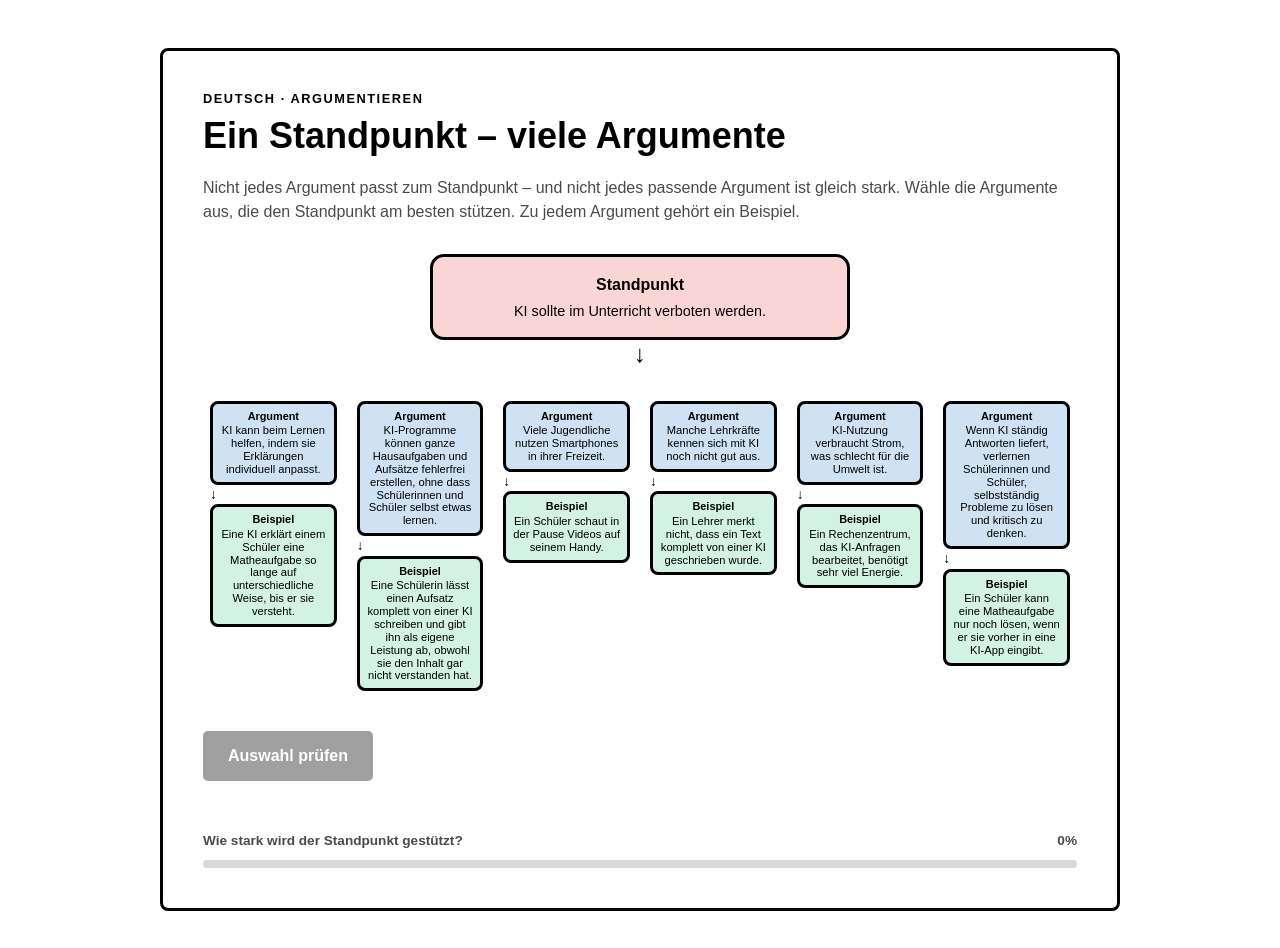
<file: Deutsch/Argumentieren/lineare Erörterung/index.html>
<!DOCTYPE html>
<html lang="de">
<head>
  <meta charset="UTF-8">
  <meta name="viewport" content="width=device-width, initial-scale=1.0">
  <title>Argumentieren | Lernland</title>
  <link rel="stylesheet" href="../../../lernland.css">
  <style>
    .standpunkt-wrap { max-width: 420px; margin: 0 auto; }

    #arg-grid { --ll-grid-cols: 6; gap: 6px; align-items: start; }
    @media (max-width: 900px) { #arg-grid { --ll-grid-cols: 3; } }
    @media (max-width: 560px) { #arg-grid { --ll-grid-cols: 2; } }
    @media (max-width: 380px) { #arg-grid { --ll-grid-cols: 1; } }

    #arg-grid .ll-arg-card { padding: 4px; gap: 3px; }
    #arg-grid .ll-box { padding: 6px 6px; border-radius: 8px; }
    #arg-grid .ll-box-title,
    #arg-grid .ll-box-text,
    #arg-grid .ll-arg-card-note {
      display: block;
      line-height: 1.15;
    }
    #arg-grid .ll-box-title { margin: 0 0 2px; font-size: 0.68rem; }
    #arg-grid .ll-box-text { font-size: 0.7rem; }
    #arg-grid .ll-arrow { font-size: 0.85rem; margin: 0; line-height: 1; }
    #arg-grid .ll-arg-card-badge {
      width: 18px; height: 18px; top: -7px; right: -7px; font-size: 0.7rem; border-width: 1px;
    }
    .ll-arg-card-note {
      margin: 2px 0 0;
      font-size: 0.66rem;
      font-weight: 700;
      color: var(--ll-error);
    }
  </style>
</head>
<body class="ll-page">
  <main class="ll-card ll-card--wide">
    <p class="ll-eyebrow">Deutsch · Argumentieren</p>
    <h1>Ein Standpunkt – viele Argumente</h1>
    <p class="ll-intro">Nicht jedes Argument passt zum Standpunkt – und nicht jedes passende Argument ist gleich stark. Wähle die Argumente aus, die den Standpunkt am besten stützen. Zu jedem Argument gehört ein Beispiel.</p>

    <div class="standpunkt-wrap">
      <div class="ll-box ll-box--standpunkt">
        <p class="ll-box-title">Standpunkt</p>
        <p class="ll-box-text">KI sollte im Unterricht verboten werden.</p>
      </div>
      <div class="ll-arrow" aria-hidden="true">↓</div>
    </div>

    <section aria-labelledby="arg-heading">
      <h2 id="arg-heading" class="ll-visually-hidden">Argumente auswählen</h2>
      <div class="ll-grid" id="arg-grid"></div>
    </section>

    <div class="ll-actions">
      <button class="ll-btn" id="check-button" type="button" disabled>Auswahl prüfen</button>
      <button class="ll-btn ll-btn--ghost" id="restart-button" type="button" hidden>Nochmal</button>
    </div>
    <p class="ll-feedback" id="feedback" role="status" aria-live="polite"></p>

    <div class="ll-progress" style="margin-top: 28px;">
      <span>Wie stark wird der Standpunkt gestützt?</span>
      <span id="strength-label">0%</span>
    </div>
    <div class="ll-progress-bar" aria-hidden="true"><span id="strength-fill"></span></div>
  </main>

  <script>
    const candidates = [
      {
        argument: "KI-Programme können ganze Hausaufgaben und Aufsätze fehlerfrei erstellen, ohne dass Schülerinnen und Schüler selbst etwas lernen.",
        beispiel: "Eine Schülerin lässt einen Aufsatz komplett von einer KI schreiben und gibt ihn als eigene Leistung ab, obwohl sie den Inhalt gar nicht verstanden hat.",
        passend: true, stark: true
      },
      {
        argument: "Wenn KI ständig Antworten liefert, verlernen Schülerinnen und Schüler, selbstständig Probleme zu lösen und kritisch zu denken.",
        beispiel: "Ein Schüler kann eine Matheaufgabe nur noch lösen, wenn er sie vorher in eine KI-App eingibt.",
        passend: true, stark: true
      },
      {
        argument: "KI-Nutzung verbraucht Strom, was schlecht für die Umwelt ist.",
        beispiel: "Ein Rechenzentrum, das KI-Anfragen bearbeitet, benötigt sehr viel Energie.",
        passend: true, stark: false,
        grund: "Schwaches Argument: Das betrifft die Umwelt, nicht das Lernen im Unterricht."
      },
      {
        argument: "Manche Lehrkräfte kennen sich mit KI noch nicht gut aus.",
        beispiel: "Ein Lehrer merkt nicht, dass ein Text komplett von einer KI geschrieben wurde.",
        passend: true, stark: false,
        grund: "Schwaches Argument: Das ist ein Problem der Lehrkräfte, nicht der Schülerinnen und Schüler."
      },
      {
        argument: "KI kann beim Lernen helfen, indem sie Erklärungen individuell anpasst.",
        beispiel: "Eine KI erklärt einem Schüler eine Matheaufgabe so lange auf unterschiedliche Weise, bis er sie versteht.",
        passend: false, stark: false,
        grund: "Passt nicht: Das spricht für KI im Unterricht, nicht gegen sie."
      },
      {
        argument: "Viele Jugendliche nutzen Smartphones in ihrer Freizeit.",
        beispiel: "Ein Schüler schaut in der Pause Videos auf seinem Handy.",
        passend: false, stark: false,
        grund: "Passt nicht: Hat nichts mit KI im Unterricht zu tun."
      }
    ];

    const maxWeight = candidates
      .filter(c => c.passend)
      .reduce((sum, c) => sum + (c.stark ? 2 : 1), 0);

    const grid = document.querySelector("#arg-grid");
    const checkButton = document.querySelector("#check-button");
    const restartButton = document.querySelector("#restart-button");
    const feedback = document.querySelector("#feedback");
    const strengthLabel = document.querySelector("#strength-label");
    const strengthFill = document.querySelector("#strength-fill");

    let order = [];
    let selected = new Set();
    let checked = false;

    function shuffle(array) {
      for (let i = array.length - 1; i > 0; i--) {
        const j = Math.floor(Math.random() * (i + 1));
        [array[i], array[j]] = [array[j], array[i]];
      }
      return array;
    }

    function render() {
      grid.innerHTML = "";
      order.forEach(index => {
        const c = candidates[index];
        const card = document.createElement("button");
        card.type = "button";
        card.className = "ll-arg-card";
        card.innerHTML = `
          <span class="ll-arg-card-badge" aria-hidden="true">✓</span>
          <span class="ll-box ll-box--argument">
            <span class="ll-box-title">Argument</span>
            <span class="ll-box-text">${c.argument}</span>
          </span>
          <span class="ll-arrow" aria-hidden="true">↓</span>
          <span class="ll-box ll-box--beispiel">
            <span class="ll-box-title">Beispiel</span>
            <span class="ll-box-text">${c.beispiel}</span>
          </span>
          <span class="ll-arg-card-note" hidden></span>
        `;
        card.addEventListener("click", () => toggle(index, card));
        grid.appendChild(card);
      });
    }

    function toggle(index, card) {
      if (checked) return;
      if (selected.has(index)) {
        selected.delete(index);
        card.classList.remove("is-selected");
      } else {
        selected.add(index);
        card.classList.add("is-selected");
      }
      checkButton.disabled = selected.size === 0;
    }

    function updateStrength() {
      let sum = 0;
      selected.forEach(index => {
        const c = candidates[index];
        if (c.passend) sum += c.stark ? 2 : 1;
      });
      const pct = Math.round((sum / maxWeight) * 100);
      strengthFill.style.width = `${pct}%`;
      strengthLabel.textContent = `${pct}%`;
      return pct;
    }

    function checkAnswers() {
      checked = true;
      const pct = updateStrength();
      const cards = [...grid.children];
      let wrongCount = 0;
      let missedCount = 0;

      order.forEach((index, position) => {
        const c = candidates[index];
        const card = cards[position];
        card.disabled = true;
        const isSelected = selected.has(index);
        const note = card.querySelector(".ll-arg-card-note");

        if (isSelected && c.passend && c.stark) {
          card.classList.add("is-correct");
        } else if (isSelected && c.passend && !c.stark) {
          card.classList.add("is-correct");
          note.textContent = c.grund;
          note.hidden = false;
        } else if (isSelected && !c.passend) {
          card.classList.add("is-incorrect");
          card.querySelector(".ll-arg-card-badge").textContent = "✗";
          note.textContent = c.grund;
          note.hidden = false;
          wrongCount++;
        } else if (!isSelected && c.passend) {
          card.classList.add("is-missed");
          missedCount++;
        }
      });

      let message = `Deine Argumentation stützt den Standpunkt zu ${pct}%.`;
      if (wrongCount > 0) {
        message += ` ${wrongCount} ${wrongCount === 1 ? "Argument passt" : "Argumente passen"} nicht zum Standpunkt.`;
      }
      if (missedCount > 0) {
        message += ` Es gäbe noch ${missedCount} weitere passende ${missedCount === 1 ? "Argument" : "Argumente"} (gestrichelt markiert).`;
      }
      if (wrongCount === 0 && missedCount === 0) {
        message += " Sehr überzeugend!";
      }

      feedback.textContent = message;
      feedback.className = wrongCount === 0 ? "ll-feedback is-success" : "ll-feedback is-error";
      checkButton.hidden = true;
      restartButton.hidden = false;
    }

    function restart() {
      checked = false;
      selected = new Set();
      order = shuffle(candidates.map((_, i) => i));
      checkButton.hidden = false;
      checkButton.disabled = true;
      restartButton.hidden = true;
      feedback.textContent = "";
      feedback.className = "ll-feedback";
      updateStrength();
      render();
    }

    checkButton.addEventListener("click", checkAnswers);
    restartButton.addEventListener("click", restart);
    restart();
  </script>
</body>
</html>
</file>
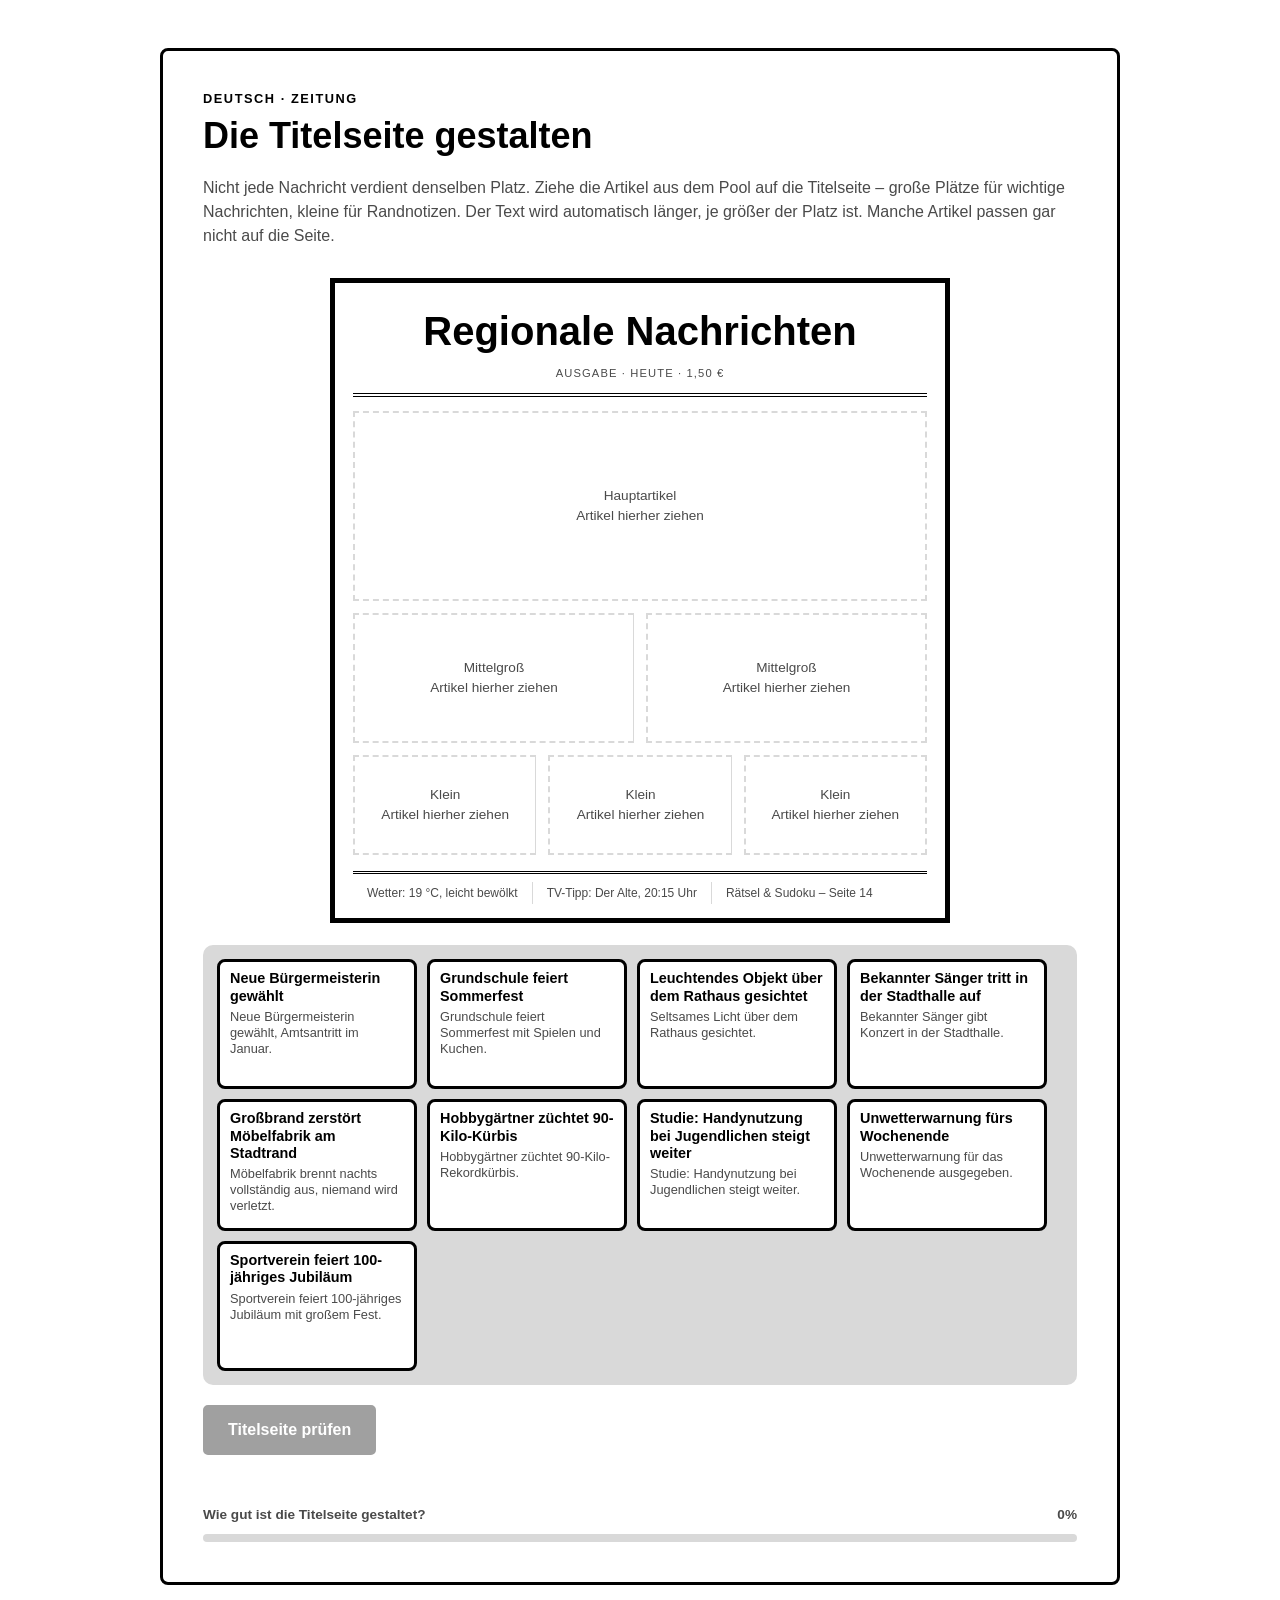
<file: Deutsch/Zeitung/Seitengestaltung/index.html>
<!DOCTYPE html>
<html lang="de">
<head>
  <meta charset="UTF-8">
  <meta name="viewport" content="width=device-width, initial-scale=1.0">
  <title>Seitengestaltung | Lernland</title>
  <link rel="stylesheet" href="../../../lernland.css">
  <style>
    .np-sheet {
      max-width: 620px;
      margin: 0 auto 22px;
      padding: 16px 18px 14px;
      background: var(--ll-paper);
      border: 5px solid var(--ll-ink);
    }

    .np-masthead {
      text-align: center;
      padding: 2px 0 12px;
      margin-bottom: 14px;
      border-bottom: 4px double var(--ll-ink);
    }
    .np-masthead-title {
      font-weight: 700;
      font-size: clamp(1.6rem, 6vw, 2.5rem);
    }
    .np-masthead-meta {
      margin-top: 4px;
      font-size: 0.7rem;
      color: var(--ll-muted);
      text-transform: uppercase;
      letter-spacing: 0.1em;
    }

    #np-page {
      display: grid;
      grid-template-columns: repeat(6, 1fr);
      gap: 12px;
    }
    .np-slot {
      border: 2px dashed var(--ll-line-soft);
      padding: 8px;
      display: flex;
    }
    .np-slot.has-card { border-style: solid; }
    .np-slot[data-slot-id="auf"] { grid-column: 1 / 7; min-height: 190px; }
    .np-slot[data-slot-id="mg1"] { grid-column: 1 / 4; min-height: 130px; border-right: 1px solid var(--ll-line-soft); }
    .np-slot[data-slot-id="mg2"] { grid-column: 4 / 7; min-height: 130px; }
    .np-slot[data-slot-id="k1"] { grid-column: 1 / 3; min-height: 100px; border-right: 1px solid var(--ll-line-soft); }
    .np-slot[data-slot-id="k2"] { grid-column: 3 / 5; min-height: 100px; border-right: 1px solid var(--ll-line-soft); }
    .np-slot[data-slot-id="k3"] { grid-column: 5 / 7; min-height: 100px; }
    .np-slot.is-empty { border-color: var(--ll-error); }

    .np-slot[data-size="aufmacher"] .np-card-title {
      font-weight: 700;
      font-size: 1.7rem;
      line-height: 1.15;
      color: var(--ll-ink);
    }
    .np-slot[data-size="aufmacher"] .np-card-teaser { font-size: 0.95rem; line-height: 1.45; }

    .np-slot[data-size="mittelgross"] .np-card-title {
      font-weight: 700;
      font-size: 1.2rem;
      line-height: 1.15;
      border-bottom: 2px solid var(--ll-ink);
      padding-bottom: 3px;
      display: inline-block;
    }
    .np-slot[data-size="mittelgross"] .np-card-teaser { font-size: 0.85rem; line-height: 1.35; }

    .np-slot[data-size="klein"] .np-card-title { font-weight: 700; font-size: 0.85rem; line-height: 1.2; }
    .np-slot[data-size="klein"] .np-card-teaser { font-size: 0.72rem; line-height: 1.25; }

    .np-slot-placeholder {
      margin: auto;
      color: var(--ll-muted);
      font-size: 0.85rem;
      text-align: center;
    }

    .np-footer-bar {
      display: flex;
      flex-wrap: wrap;
      margin-top: 16px;
      padding-top: 8px;
      border-top: 3px double var(--ll-ink);
      font-size: 0.75rem;
      color: var(--ll-muted);
    }
    .np-footer-item {
      padding: 2px 14px;
      border-right: 1px solid var(--ll-line-soft);
    }
    .np-footer-item:last-child { border-right: none; }

    #np-pool {
      display: flex;
      flex-wrap: wrap;
      gap: 10px;
      padding: 14px;
      background: var(--ll-line-soft);
      border-radius: 10px;
      min-height: 60px;
      margin-top: 20px;
    }
    #np-pool .np-card {
      width: 200px;
      min-height: 130px;
      flex: 0 0 auto;
    }
    #np-pool .np-card-teaser {
      display: -webkit-box;
      -webkit-line-clamp: 4;
      -webkit-box-orient: vertical;
      overflow: hidden;
    }

    .np-card {
      flex: 1 1 auto;
      background: var(--ll-paper);
      border: var(--ll-border-width) solid var(--ll-ink);
      border-radius: 8px;
      padding: 8px 10px;
      cursor: grab;
      touch-action: none;
      user-select: none;
      width: 100%;
    }
    .np-card--dragging { opacity: 0.25; }
    .np-card--ghost {
      position: fixed;
      z-index: 999;
      pointer-events: none;
      box-shadow: 0 8px 20px rgba(0, 0, 0, 0.25);
      transform: rotate(-1deg);
    }
    .np-card-title {
      margin: 0 0 4px;
      font-weight: 700;
      font-size: 0.9rem;
      line-height: 1.2;
    }
    .np-card-teaser {
      margin: 0;
      font-size: 0.8rem;
      line-height: 1.25;
      color: var(--ll-muted);
    }
    .np-card-note {
      display: block;
      margin: 6px 0 0;
      font-size: 0.78rem;
      font-weight: 700;
      line-height: 1.2;
    }
    .np-card.is-correct { border-color: var(--ll-success); }
    .np-card.is-correct .np-card-note { color: var(--ll-success); }
    .np-card.is-wrong, .np-card.is-missed { border-color: var(--ll-error); }
    .np-card.is-wrong .np-card-note, .np-card.is-missed .np-card-note { color: var(--ll-error); }
  </style>
</head>
<body class="ll-page">
  <main class="ll-card ll-card--wide">
    <p class="ll-eyebrow">Deutsch · Zeitung</p>
    <h1>Die Titelseite gestalten</h1>
    <p class="ll-intro">Nicht jede Nachricht verdient denselben Platz. Ziehe die Artikel aus dem Pool auf die Titelseite – große Plätze für wichtige Nachrichten, kleine für Randnotizen. Der Text wird automatisch länger, je größer der Platz ist. Manche Artikel passen gar nicht auf die Seite.</p>

    <div class="np-sheet">
      <div class="np-masthead">
        <div class="np-masthead-title">Regionale Nachrichten</div>
        <div class="np-masthead-meta">Ausgabe · Heute · 1,50 €</div>
      </div>

      <section aria-labelledby="page-heading">
        <h2 id="page-heading" class="ll-visually-hidden">Titelseite</h2>
        <div id="np-page">
          <div class="np-slot" data-slot-id="auf" data-size="aufmacher"></div>
          <div class="np-slot" data-slot-id="mg1" data-size="mittelgross"></div>
          <div class="np-slot" data-slot-id="mg2" data-size="mittelgross"></div>
          <div class="np-slot" data-slot-id="k1" data-size="klein"></div>
          <div class="np-slot" data-slot-id="k2" data-size="klein"></div>
          <div class="np-slot" data-slot-id="k3" data-size="klein"></div>
        </div>
      </section>

      <div class="np-footer-bar">
        <span class="np-footer-item">Wetter: 19 °C, leicht bewölkt</span>
        <span class="np-footer-item">TV-Tipp: Der Alte, 20:15 Uhr</span>
        <span class="np-footer-item">Rätsel &amp; Sudoku – Seite 14</span>
      </div>
    </div>

    <section aria-labelledby="pool-heading">
      <h2 id="pool-heading" class="ll-visually-hidden">Artikel-Pool</h2>
      <div id="np-pool"></div>
    </section>

    <div class="ll-actions" style="margin-top: 20px;">
      <button class="ll-btn" id="check-button" type="button" disabled>Titelseite prüfen</button>
      <button class="ll-btn ll-btn--ghost" id="restart-button" type="button" hidden>Nochmal</button>
    </div>
    <p class="ll-feedback" id="feedback" role="status" aria-live="polite"></p>

    <div class="ll-progress" style="margin-top: 28px;">
      <span>Wie gut ist die Titelseite gestaltet?</span>
      <span id="strength-label">0%</span>
    </div>
    <div class="ll-progress-bar" aria-hidden="true"><span id="strength-fill"></span></div>
  </main>

  <script>
    const articles = [
      {
        id: "brand",
        headline: "Großbrand zerstört Möbelfabrik am Stadtrand",
        text: {
          aufmacher: "In der Nacht ist die Produktionshalle der Möbelfabrik am Stadtrand vollständig niedergebrannt. Rund 80 Einsatzkräfte der Feuerwehr kämpften mehrere Stunden gegen die Flammen. Verletzte gibt es nach ersten Erkenntnissen nicht, der Sachschaden wird auf mehrere Millionen Euro geschätzt. Die Ursache ist noch unklar, die Kriminalpolizei hat die Ermittlungen aufgenommen.",
          mittelgross: "In der Nacht brannte die Halle der Möbelfabrik vollständig nieder. Verletzte gibt es keine, der Schaden liegt im Millionenbereich.",
          klein: "Möbelfabrik brennt nachts vollständig aus, niemand wird verletzt."
        },
        ideal: "aufmacher",
        grund: "Ganz aktuell, dramatisch und betrifft die ganze Stadt – das ist der klare Aufmacher."
      },
      {
        id: "wahl",
        headline: "Neue Bürgermeisterin gewählt",
        text: {
          aufmacher: "Mit einer knappen Mehrheit von 51 Prozent hat sich die parteilose Kandidatin bei der Stichwahl gegen den amtierenden Bürgermeister durchgesetzt. Sie will ihr Amt im Januar antreten und kündigte an, sich vor allem für bezahlbaren Wohnraum einzusetzen. Die Wahlbeteiligung lag bei knapp 54 Prozent.",
          mittelgross: "Mit knapper Mehrheit setzte sich die Herausforderin durch. Sie tritt ihr Amt im Januar an und will sich für bezahlbaren Wohnraum einsetzen.",
          klein: "Neue Bürgermeisterin gewählt, Amtsantritt im Januar."
        },
        ideal: "mittelgross",
        grund: "Wichtig für die ganze Stadt, aber weniger dringend als der Brand – mittelgroß, nicht Aufmacher."
      },
      {
        id: "unwetter",
        headline: "Unwetterwarnung fürs Wochenende",
        text: {
          aufmacher: "Der Deutsche Wetterdienst warnt für das kommende Wochenende vor schweren Gewittern mit Starkregen und Sturmböen bis Windstärke 9. Die Stadtverwaltung ruft dazu auf, lose Gegenstände von Balkonen und aus Gärten zu entfernen. Auch Sportveranstaltungen im Freien könnten betroffen sein. Die Feuerwehr hat zusätzliche Kräfte in Bereitschaft versetzt.",
          mittelgross: "Der Wetterdienst warnt vor Starkregen und Sturmböen am Wochenende. Die Stadt rät, lose Gegenstände zu sichern.",
          klein: "Unwetterwarnung für das Wochenende ausgegeben."
        },
        ideal: "mittelgross",
        grund: "Betrifft alle Leserinnen und Leser direkt am Wochenende – verdient einen mittelgroßen Platz."
      },
      {
        id: "sportverein",
        headline: "Sportverein feiert 100-jähriges Jubiläum",
        text: {
          aufmacher: "Der örtliche Sportverein feiert in diesem Jahr sein 100-jähriges Bestehen. Zum Jubiläum ist am Wochenende ein großes Fest mit Vorführungen aller Abteilungen, einem Ehemaligen-Turnier und einem Festumzug durch die Innenstadt geplant. Der Vorsitzende blickt mit Stolz auf die Vereinsgeschichte zurück und dankt allen ehrenamtlichen Helferinnen und Helfern.",
          mittelgross: "Der Sportverein feiert sein 100-jähriges Bestehen mit einem großen Fest am Wochenende, inklusive Festumzug.",
          klein: "Sportverein feiert 100-jähriges Jubiläum mit großem Fest."
        },
        ideal: "klein",
        grund: "Schöner Lokaltermin, aber ohne große Tragweite – nur ein kleiner Platz."
      },
      {
        id: "konzert",
        headline: "Bekannter Sänger tritt in der Stadthalle auf",
        text: {
          aufmacher: "Ein überregional bekannter Sänger tritt im nächsten Monat in der Stadthalle auf. Die Tickets für das Konzert sind bereits zur Hälfte verkauft, die Veranstalter rechnen mit einem ausverkauften Haus. Für den Abend sind zusätzliche Busse eingerichtet worden, um den Anreiseverkehr zu entzerren.",
          mittelgross: "Ein bekannter Sänger tritt im nächsten Monat in der Stadthalle auf. Die Tickets sind bereits zur Hälfte verkauft.",
          klein: "Bekannter Sänger gibt Konzert in der Stadthalle."
        },
        ideal: "klein",
        grund: "Prominenz zieht Leser an, ist aber kein hartes Nachrichtenereignis – nur ein kleiner Platz."
      },
      {
        id: "schulfest",
        headline: "Grundschule feiert Sommerfest",
        text: {
          aufmacher: "Bei strahlendem Sonnenschein feierte die Grundschule am Samstag ihr traditionelles Sommerfest. Neben zahlreichen Spielständen und einer Hüpfburg sorgten Eltern und Lehrkräfte mit selbstgebackenem Kuchen für das leibliche Wohl. Der Erlös des Festes kommt der Anschaffung neuer Spielgeräte für den Schulhof zugute.",
          mittelgross: "Bei schönem Wetter feierte die Grundschule ihr Sommerfest mit Spielen und Kuchenverkauf. Der Erlös kommt neuen Spielgeräten zugute.",
          klein: "Grundschule feiert Sommerfest mit Spielen und Kuchen."
        },
        ideal: "klein",
        grund: "Nett für die Betroffenen, aber kaum Neuigkeitswert für alle – nur ein kleiner Hinweis."
      },
      {
        id: "studie",
        headline: "Studie: Handynutzung bei Jugendlichen steigt weiter",
        text: {
          aufmacher: "Eine bundesweite Studie zeigt, dass Jugendliche im Schnitt über vier Stunden täglich am Handy verbringen – deutlich mehr als noch vor fünf Jahren. Expertinnen und Experten warnen vor möglichen Folgen für Schlaf und Konzentration und fordern mehr Aufklärung an Schulen. Die Studie basiert auf einer Befragung von über 3.000 Jugendlichen.",
          mittelgross: "Eine bundesweite Studie zeigt: Jugendliche sind im Schnitt über vier Stunden täglich am Handy. Fachleute warnen vor Folgen für Schlaf und Konzentration.",
          klein: "Studie: Handynutzung bei Jugendlichen steigt weiter."
        },
        ideal: "keine",
        grund: "Interessant, aber ohne Bezug zur eigenen Stadt – gehört nicht auf die Titelseite."
      },
      {
        id: "ufo",
        headline: "Leuchtendes Objekt über dem Rathaus gesichtet",
        text: {
          aufmacher: "Mehrere Anwohnerinnen und Anwohner berichteten in der vergangenen Nacht von einem hell leuchtenden Objekt über dem Rathaus. Die Polizei geht nach ersten Hinweisen davon aus, dass es sich um eine Drohne gehandelt haben könnte. Ermittlungen dazu laufen, Zeugenaussagen widersprechen sich jedoch teilweise.",
          mittelgross: "Mehrere Zeugen berichten von einem seltsamen Licht am Nachthimmel über dem Rathaus. Die Polizei vermutet eine Drohne.",
          klein: "Seltsames Licht über dem Rathaus gesichtet."
        },
        ideal: "keine",
        grund: "Eine unbestätigte Kuriosität ohne echten Nachrichtenwert – nichts für die Titelseite."
      },
      {
        id: "kuerbis",
        headline: "Hobbygärtner züchtet 90-Kilo-Kürbis",
        text: {
          aufmacher: "Ein Hobbygärtner aus der Kleingartenanlage am Sportplatz hat in diesem Jahr einen neuen Ortsrekord aufgestellt: Sein Kürbis brachte stolze 90 Kilogramm auf die Waage. Monatelang hatte er die Pflanze gehegt und gepflegt, nun will er sie beim Herbstfest der Öffentlichkeit präsentieren.",
          mittelgross: "Ein Hobbygärtner hat mit seinem 90-Kilo-Kürbis einen neuen Ortsrekord aufgestellt.",
          klein: "Hobbygärtner züchtet 90-Kilo-Rekordkürbis."
        },
        ideal: "klein",
        grund: "Eine nette Kuriosität am Rande – für mehr als einen kleinen Platz reicht es nicht."
      }
    ];

    const slotsDef = [
      { id: "auf", size: "aufmacher", label: "Hauptartikel" },
      { id: "mg1", size: "mittelgross", label: "Mittelgroß" },
      { id: "mg2", size: "mittelgross", label: "Mittelgroß" },
      { id: "k1", size: "klein", label: "Klein" },
      { id: "k2", size: "klein", label: "Klein" },
      { id: "k3", size: "klein", label: "Klein" }
    ];

    const rankOf = { aufmacher: 3, mittelgross: 2, klein: 1, keine: 0 };

    const pageGrid = document.querySelector("#np-page");
    const poolEl = document.querySelector("#np-pool");
    const checkButton = document.querySelector("#check-button");
    const restartButton = document.querySelector("#restart-button");
    const feedback = document.querySelector("#feedback");
    const strengthLabel = document.querySelector("#strength-label");
    const strengthFill = document.querySelector("#strength-fill");

    let placement = {};
    let pool = [];
    let checked = false;

    function shuffle(array) {
      for (let i = array.length - 1; i > 0; i--) {
        const j = Math.floor(Math.random() * (i + 1));
        [array[i], array[j]] = [array[j], array[i]];
      }
      return array;
    }

    function articleById(id) {
      return articles.find(a => a.id === id);
    }

    function cardHTML(article, size) {
      return `
        <p class="np-card-title">${article.headline}</p>
        <p class="np-card-teaser">${article.text[size]}</p>
        <span class="np-card-note" hidden></span>
      `;
    }

    function render() {
      slotsDef.forEach(slot => {
        const slotEl = pageGrid.querySelector(`[data-slot-id="${slot.id}"]`);
        slotEl.className = "np-slot";
        const articleId = placement[slot.id];
        if (articleId) {
          slotEl.classList.add("has-card");
          const article = articleById(articleId);
          const card = document.createElement("div");
          card.className = "np-card";
          card.dataset.id = article.id;
          card.innerHTML = cardHTML(article, slot.size);
          attachDrag(card, article.id, slot.id);
          slotEl.innerHTML = "";
          slotEl.appendChild(card);
        } else {
          slotEl.innerHTML = `<p class="np-slot-placeholder">${slot.label}<br>Artikel hierher ziehen</p>`;
        }
      });

      poolEl.innerHTML = "";
      pool.forEach(articleId => {
        const article = articleById(articleId);
        const card = document.createElement("div");
        card.className = "np-card";
        card.dataset.id = article.id;
        card.innerHTML = cardHTML(article, "klein");
        attachDrag(card, article.id, null);
        poolEl.appendChild(card);
      });
    }

    function attachDrag(card, articleId, fromSlotId) {
      card.addEventListener("pointerdown", (e) => {
        if (checked) return;
        e.preventDefault();
        startDrag(e, card, articleId, fromSlotId);
      });
    }

    function startDrag(e, card, articleId, fromSlotId) {
      const rect = card.getBoundingClientRect();
      const ghost = card.cloneNode(true);
      ghost.classList.add("np-card--ghost");
      ghost.style.width = rect.width + "px";
      ghost.style.left = rect.left + "px";
      ghost.style.top = rect.top + "px";
      document.body.appendChild(ghost);
      card.classList.add("np-card--dragging");

      const offsetX = e.clientX - rect.left;
      const offsetY = e.clientY - rect.top;

      function move(ev) {
        ghost.style.left = (ev.clientX - offsetX) + "px";
        ghost.style.top = (ev.clientY - offsetY) + "px";
      }

      function up(ev) {
        document.removeEventListener("pointermove", move);
        document.removeEventListener("pointerup", up);
        ghost.remove();
        card.classList.remove("np-card--dragging");

        const dropEl = document.elementFromPoint(ev.clientX, ev.clientY);
        const targetSlotEl = dropEl ? dropEl.closest(".np-slot") : null;
        handleDrop(articleId, fromSlotId, targetSlotEl ? targetSlotEl.dataset.slotId : null);
        render();
        checkButton.disabled = Object.values(placement).every(v => !v);
      }

      document.addEventListener("pointermove", move);
      document.addEventListener("pointerup", up, { once: true });
    }

    function handleDrop(articleId, fromSlotId, toSlotId) {
      if (toSlotId) {
        if (toSlotId === fromSlotId) return;
        const occupant = placement[toSlotId] || null;
        placement[toSlotId] = articleId;
        if (fromSlotId) {
          placement[fromSlotId] = occupant;
        } else {
          pool = pool.filter(id => id !== articleId);
          if (occupant) pool.push(occupant);
        }
      } else if (fromSlotId) {
        placement[fromSlotId] = null;
        if (!pool.includes(articleId)) pool.push(articleId);
      }
    }

    function updateStrength(pct) {
      strengthFill.style.width = `${pct}%`;
      strengthLabel.textContent = `${pct}%`;
    }

    function checkLayout() {
      checked = true;
      let correct = 0, wrong = 0, missed = 0, empty = 0;

      slotsDef.forEach(slot => {
        const slotEl = pageGrid.querySelector(`[data-slot-id="${slot.id}"]`);
        const articleId = placement[slot.id];
        if (!articleId) {
          slotEl.classList.add("is-empty");
          empty++;
          return;
        }
        const article = articleById(articleId);
        const diff = rankOf[article.ideal] - rankOf[slot.size];
        const card = slotEl.querySelector(".np-card");
        const note = card.querySelector(".np-card-note");
        if (article.ideal !== "keine" && Math.abs(diff) <= 1) {
          card.classList.add("is-correct");
          correct++;
        } else {
          card.classList.add("is-wrong");
          note.textContent = article.grund;
          note.hidden = false;
          wrong++;
        }
      });

      pool.forEach(articleId => {
        const article = articleById(articleId);
        const card = poolEl.querySelector(`.np-card[data-id="${articleId}"]`);
        if (article.ideal === "aufmacher" || article.ideal === "mittelgross") {
          card.classList.add("is-missed");
          card.querySelector(".np-card-note").textContent = article.grund;
          card.querySelector(".np-card-note").hidden = false;
          missed++;
        } else {
          card.classList.add("is-correct");
        }
      });

      const pct = Math.round((correct / slotsDef.length) * 100);
      updateStrength(pct);

      let message = `Deine Titelseite passt zu ${pct}% zur Nachrichtenlage.`;
      if (wrong > 0) {
        message += ` ${wrong} ${wrong === 1 ? "Artikel passt" : "Artikel passen"} deutlich nicht zur gewählten Größe.`;
      }
      if (empty > 0) {
        message += ` ${empty} ${empty === 1 ? "Platz bleibt" : "Plätze bleiben"} leer.`;
      }
      if (missed > 0) {
        message += ` ${missed} wichtige ${missed === 1 ? "Artikel hat" : "Artikel haben"} keinen Platz gefunden (rot markiert).`;
      }
      if (wrong === 0 && empty === 0 && missed === 0) {
        message += " Eine überzeugende Titelseite!";
      }

      feedback.textContent = message;
      feedback.className = (wrong === 0 && missed === 0) ? "ll-feedback is-success" : "ll-feedback is-error";
      checkButton.hidden = true;
      restartButton.hidden = false;
    }

    function restart() {
      checked = false;
      placement = {};
      slotsDef.forEach(slot => { placement[slot.id] = null; });
      pool = shuffle(articles.map(a => a.id));
      checkButton.hidden = false;
      checkButton.disabled = true;
      restartButton.hidden = true;
      feedback.textContent = "";
      feedback.className = "ll-feedback";
      updateStrength(0);
      render();
    }

    checkButton.addEventListener("click", checkLayout);
    restartButton.addEventListener("click", restart);
    restart();
  </script>
</body>
</html>
</file>
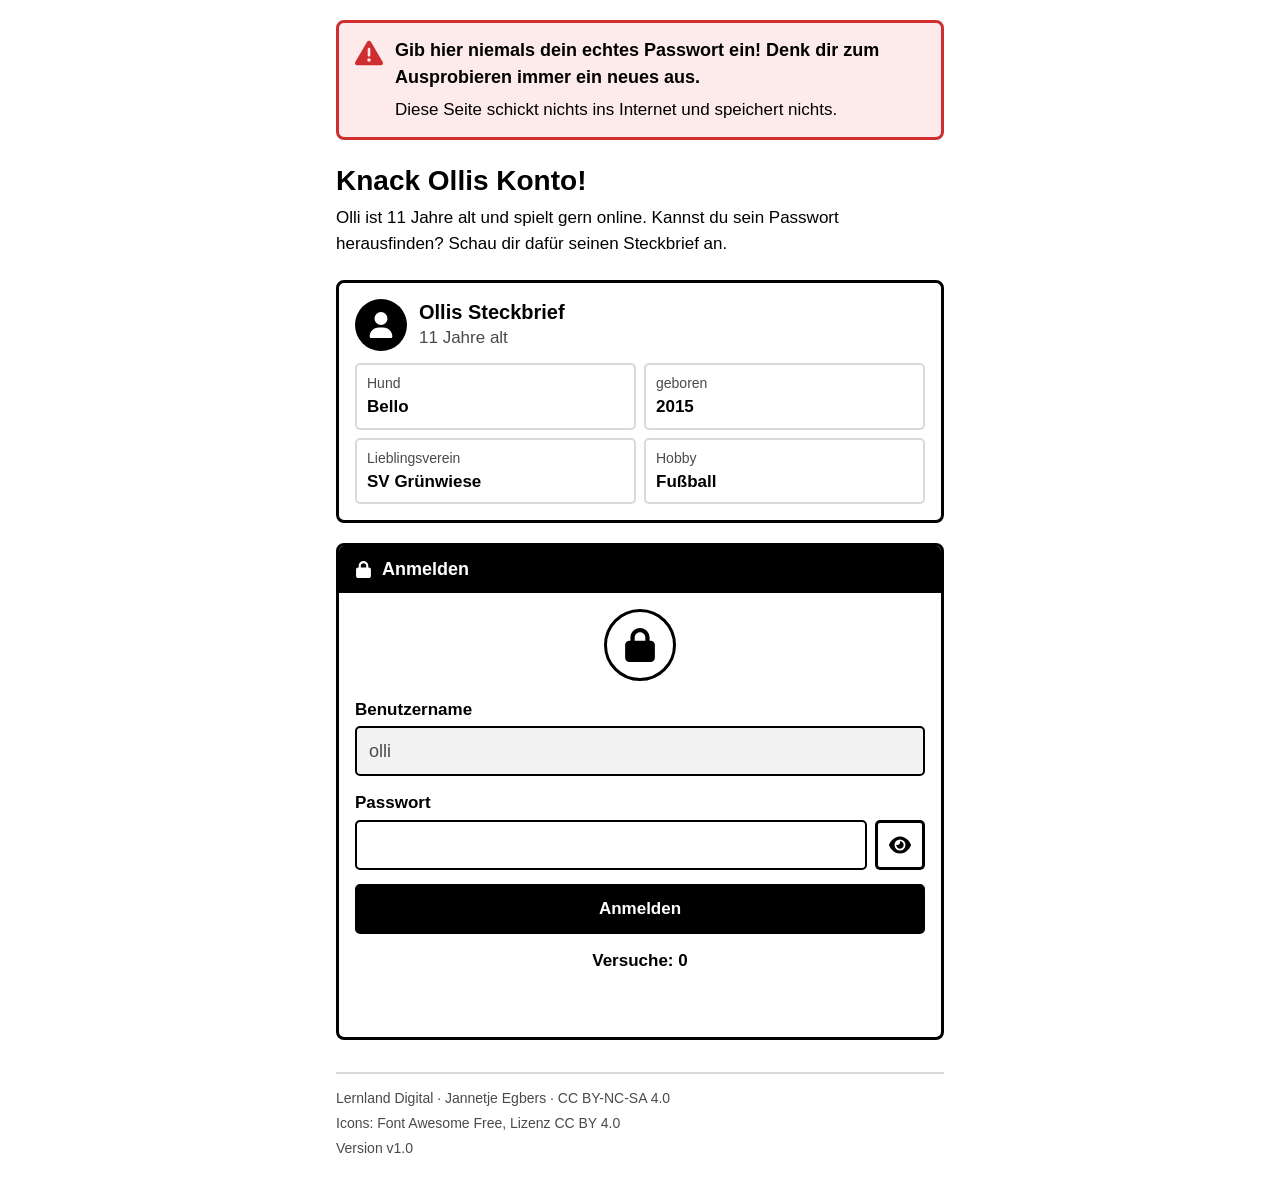
<file: Medienbildung/Knack-das-Konto/knack-das-konto.html>
<!DOCTYPE html>
<html lang="de">
<head>
  <meta charset="UTF-8">
  <meta name="viewport" content="width=device-width, initial-scale=1.0">
  <title>Knack das Konto! | Lernland</title>
  <meta name="description" content="Knack Ollis Konto und merke selbst, wie schnell ein schwaches Passwort fällt.">
  <style>
    :root {
      --ll-ink: #000000;
      --ll-muted: #4a4a4a;
      --ll-paper: #ffffff;
      --ll-line: #000000;
      --ll-line-soft: #d9d9d9;
      --ll-accent: #ee5522;
      --ll-success: #237a57;
      --ll-success-bg: #e5f4ec;
      --ll-error: #cf2e2e;
      --ll-error-bg: #fdeaea;
      --ll-hint: #7a5c00;
      --ll-hint-bg: #fff4cc;
      --ll-font-ui: -apple-system, BlinkMacSystemFont, "Segoe UI", Roboto, Oxygen-Sans, Ubuntu, Cantarell, "Helvetica Neue", sans-serif;
      --ll-border-width: 3px;
      --ll-radius: 8px;
      --ll-radius-sm: 5px;
    }

    * { box-sizing: border-box; }

    html { -webkit-text-size-adjust: 100%; }

    body {
      margin: 0;
      color: var(--ll-ink);
      background: var(--ll-paper);
      font: 400 1.0625rem/1.5 var(--ll-font-ui);
    }

    :focus-visible { outline: 3px solid var(--ll-accent); outline-offset: 2px; }

    .wrap {
      max-width: 640px;
      margin: 0 auto;
      padding: 20px 16px 32px;
    }

    .icon {
      display: inline-block;
      width: 1em;
      height: 1em;
      fill: currentColor;
      vertical-align: -0.125em;
      flex: none;
    }

    /* Warnkasten */
    .warn {
      display: flex;
      gap: 12px;
      margin: 0 0 24px;
      padding: 14px 16px;
      background: var(--ll-error-bg);
      border: var(--ll-border-width) solid var(--ll-error);
      border-radius: var(--ll-radius);
    }
    .warn .icon { width: 1.75rem; height: 1.75rem; color: var(--ll-error); margin-top: 2px; }
    .warn p { margin: 0; }
    .warn p + p { margin-top: 6px; }
    .warn strong { font-size: 1.125rem; }

    h1 { margin: 0 0 8px; font-size: 1.75rem; line-height: 1.2; }
    h2 { margin: 0 0 12px; font-size: 1.25rem; line-height: 1.25; }
    .lead { margin: 0 0 24px; }

    /* Karten */
    .card {
      margin: 0 0 20px;
      padding: 16px;
      background: var(--ll-paper);
      border: var(--ll-border-width) solid var(--ll-line);
      border-radius: var(--ll-radius);
    }

    /* Steckbrief */
    .profile-head { display: flex; align-items: center; gap: 12px; margin: 0 0 12px; }
    .avatar {
      display: grid;
      place-items: center;
      width: 52px;
      height: 52px;
      color: var(--ll-paper);
      background: var(--ll-ink);
      border-radius: 50%;
    }
    .avatar .icon { width: 26px; height: 26px; }
    .profile-head h2 { margin: 0; }
    .profile-head p { margin: 0; color: var(--ll-muted); }

    .facts {
      display: grid;
      grid-template-columns: 1fr 1fr;
      gap: 8px;
      margin: 0;
    }
    .facts div {
      padding: 8px 10px;
      border: 2px solid var(--ll-line-soft);
      border-radius: var(--ll-radius-sm);
    }
    .facts dt { color: var(--ll-muted); font-size: 0.875rem; }
    .facts dd { margin: 0; font-weight: 700; font-size: 1.0625rem; }

    /* Anmeldefenster */
    .login { padding: 0; overflow: hidden; }
    .login-bar {
      display: flex;
      align-items: center;
      gap: 10px;
      padding: 12px 16px;
      color: var(--ll-paper);
      background: var(--ll-ink);
    }
    .login-bar h2 { margin: 0; font-size: 1.125rem; }
    .login-body { padding: 16px; }

    .lock-box {
      display: grid;
      place-items: center;
      width: 72px;
      height: 72px;
      margin: 0 auto 16px;
      border: var(--ll-border-width) solid var(--ll-line);
      border-radius: 50%;
    }
    .lock-box .icon { width: 34px; height: 34px; }
    .lock-open { display: none; }
    .is-open .lock-box { color: var(--ll-success); background: var(--ll-success-bg); border-color: var(--ll-success); }
    .is-open .lock-closed { display: none; }
    .is-open .lock-open { display: inline-block; }
    .is-open .lock-box { animation: pop 0.7s ease-out; }
    @keyframes pop {
      0%   { transform: scale(1) rotate(0); }
      30%  { transform: scale(1.25) rotate(-10deg); }
      55%  { transform: scale(0.95) rotate(6deg); }
      80%  { transform: scale(1.08) rotate(-2deg); }
      100% { transform: scale(1) rotate(0); }
    }
    @media (prefers-reduced-motion: reduce) {
      .is-open .lock-box { animation: none; }
    }

    .field { margin: 0 0 14px; }
    .field label { display: block; margin: 0 0 4px; font-weight: 700; }
    .field input {
      width: 100%;
      min-height: 50px;
      padding: 10px 12px;
      color: var(--ll-ink);
      background: var(--ll-paper);
      border: 2px solid var(--ll-line);
      border-radius: var(--ll-radius-sm);
      font: 400 1.125rem var(--ll-font-ui);
    }
    .field input[readonly] { background: #f2f2f2; color: var(--ll-muted); }
    .field input:disabled { background: #f2f2f2; }

    .pw-row { display: flex; gap: 8px; }
    .pw-row input { flex: 1; min-width: 0; }

    .btn {
      display: inline-flex;
      align-items: center;
      justify-content: center;
      gap: 8px;
      min-height: 50px;
      padding: 10px 18px;
      color: var(--ll-paper);
      background: var(--ll-ink);
      border: var(--ll-border-width) solid var(--ll-ink);
      border-radius: var(--ll-radius-sm);
      cursor: pointer;
      font: 700 1.0625rem var(--ll-font-ui);
    }
    .btn:hover { background: #333; }
    .btn:disabled { opacity: 0.4; cursor: not-allowed; }
    .btn-wide { width: 100%; }
    .btn-ghost { color: var(--ll-ink); background: var(--ll-paper); }
    .btn-ghost:hover { background: #f2f2f2; }
    .btn-icon { width: 50px; padding: 0; flex: none; }
    .btn-icon .icon { width: 22px; height: 22px; }

    .counter {
      margin: 14px 0 0;
      font-weight: 700;
      text-align: center;
    }

    .feedback { margin: 10px 0 0; text-align: center; min-height: 1.5em; }
    .feedback.is-wrong { color: var(--ll-error); font-weight: 700; }

    .hints { margin: 12px 0 0; padding: 0; list-style: none; }
    .hints li {
      display: flex;
      gap: 10px;
      margin: 8px 0 0;
      padding: 10px 12px;
      color: var(--ll-ink);
      background: var(--ll-hint-bg);
      border: 2px solid var(--ll-hint);
      border-radius: var(--ll-radius-sm);
    }
    .hints .icon { width: 1.25rem; height: 1.25rem; margin-top: 2px; color: var(--ll-hint); }

    /* Auswertung */
    .result {
      margin: 0 0 20px;
      padding: 16px;
      background: var(--ll-success-bg);
      border: var(--ll-border-width) solid var(--ll-success);
      border-radius: var(--ll-radius);
    }
    .result[hidden] { display: none; }
    .result h2 { color: var(--ll-success); }
    .result p { margin: 0 0 12px; }
    .result h2:focus { outline: none; }
    .result h2:focus-visible { outline: 3px solid var(--ll-accent); outline-offset: 2px; }

    footer {
      margin-top: 32px;
      padding-top: 14px;
      border-top: 2px solid var(--ll-line-soft);
      color: var(--ll-muted);
      font-size: 0.875rem;
    }
    footer p { margin: 0 0 4px; }

    .sr-only {
      position: absolute;
      width: 1px;
      height: 1px;
      padding: 0;
      margin: -1px;
      overflow: hidden;
      clip: rect(0, 0, 0, 0);
      white-space: nowrap;
      border: 0;
    }

    @media (max-width: 380px) {
      h1 { font-size: 1.5rem; }
      .facts { grid-template-columns: 1fr; }
    }
  </style>
</head>
<body>
  <div class="wrap">

    <div class="warn" role="note">
      <svg class="icon" viewBox="0 0 512 512" aria-hidden="true"><path d="M256 32c14.2 0 27.3 7.5 34.5 19.8l216 368c7.3 12.4 7.3 27.7 .2 40.1S486.3 480 472 480H40c-14.3 0-27.6-7.7-34.7-20.1s-7-27.8 .2-40.1l216-368C228.7 39.5 241.8 32 256 32zm0 128c-13.3 0-24 10.7-24 24V296c0 13.3 10.7 24 24 24s24-10.7 24-24V184c0-13.3-10.7-24-24-24zm32 224a32 32 0 1 0 -64 0 32 32 0 1 0 64 0z"/></svg>
      <div>
        <p><strong>Gib hier niemals dein echtes Passwort ein! Denk dir zum Ausprobieren immer ein neues aus.</strong></p>
        <p>Diese Seite schickt nichts ins Internet und speichert nichts.</p>
      </div>
    </div>

    <main>
      <h1>Knack Ollis Konto!</h1>
      <p class="lead">Olli ist 11 Jahre alt und spielt gern online. Kannst du sein Passwort herausfinden? Schau dir dafür seinen Steckbrief an.</p>

      <section class="card" aria-labelledby="profile-title">
        <div class="profile-head">
          <span class="avatar">
            <svg class="icon" viewBox="0 0 448 512" aria-hidden="true"><path d="M224 256A128 128 0 1 0 224 0a128 128 0 1 0 0 256zm-45.7 48C79.8 304 0 383.8 0 482.3C0 498.7 13.3 512 29.7 512H418.3c16.4 0 29.7-13.3 29.7-29.7C448 383.8 368.2 304 269.7 304H178.3z"/></svg>
          </span>
          <div>
            <h2 id="profile-title">Ollis Steckbrief</h2>
            <p>11 Jahre alt</p>
          </div>
        </div>
        <dl class="facts">
          <div><dt>Hund</dt><dd>Bello</dd></div>
          <div><dt>geboren</dt><dd>2015</dd></div>
          <div><dt>Lieblingsverein</dt><dd>SV Grünwiese</dd></div>
          <div><dt>Hobby</dt><dd>Fußball</dd></div>
        </dl>
      </section>

      <section class="card login" id="login" aria-labelledby="login-title">
        <div class="login-bar">
          <svg class="icon" viewBox="0 0 448 512" aria-hidden="true"><path d="M144 144v48H304V144c0-44.2-35.8-80-80-80s-80 35.8-80 80zM80 192V144C80 64.5 144.5 0 224 0s144 64.5 144 144v48h16c35.3 0 64 28.7 64 64V448c0 35.3-28.7 64-64 64H64c-35.3 0-64-28.7-64-64V256c0-35.3 28.7-64 64-64H80z"/></svg>
          <h2 id="login-title">Anmelden</h2>
        </div>
        <div class="login-body">
          <div class="lock-box" aria-hidden="true">
            <svg class="icon lock-closed" viewBox="0 0 448 512"><path d="M144 144v48H304V144c0-44.2-35.8-80-80-80s-80 35.8-80 80zM80 192V144C80 64.5 144.5 0 224 0s144 64.5 144 144v48h16c35.3 0 64 28.7 64 64V448c0 35.3-28.7 64-64 64H64c-35.3 0-64-28.7-64-64V256c0-35.3 28.7-64 64-64H80z"/></svg>
            <svg class="icon lock-open" viewBox="0 0 576 512"><path d="M352 144c0-44.2 35.8-80 80-80s80 35.8 80 80v48c0 17.7 14.3 32 32 32s32-14.3 32-32V144C576 64.5 511.5 0 432 0S288 64.5 288 144v48H64c-35.3 0-64 28.7-64 64V448c0 35.3 28.7 64 64 64H384c35.3 0 64-28.7 64-64V256c0-35.3-28.7-64-64-64H352V144z"/></svg>
          </div>

          <form id="loginForm" novalidate>
            <div class="field">
              <label for="user">Benutzername</label>
              <input id="user" type="text" value="olli" readonly autocomplete="off" spellcheck="false">
            </div>
            <div class="field">
              <label for="pw">Passwort</label>
              <div class="pw-row">
                <input id="pw" type="password" autocomplete="off" autocapitalize="off" autocorrect="off" spellcheck="false">
                <button type="button" class="btn btn-ghost btn-icon" id="toggle" aria-pressed="false" aria-label="Passwort anzeigen">
                  <svg class="icon eye" viewBox="0 0 576 512" aria-hidden="true"><path d="M288 32c-80.8 0-145.5 36.8-192.6 80.6C48.6 156 17.3 208 2.5 243.7c-3.3 7.9-3.3 16.7 0 24.6C17.3 304 48.6 356 95.4 399.4C142.5 443.2 207.2 480 288 480s145.5-36.8 192.6-80.6c46.8-43.5 78.1-95.4 93-131.1c3.3-7.9 3.3-16.7 0-24.6c-14.9-35.7-46.2-87.7-93-131.1C433.5 68.8 368.8 32 288 32zM144 256a144 144 0 1 1 288 0 144 144 0 1 1 -288 0zm144-64c0 35.3-28.7 64-64 64c-7.1 0-13.9-1.2-20.3-3.3c-5.5-1.8-11.9 1.6-11.7 7.4c.3 6.9 1.3 13.8 3.2 20.7c13.7 51.2 66.4 81.6 117.6 67.9s81.6-66.4 67.9-117.6c-11.1-41.5-47.8-69.4-88.6-71.1c-5.8-.2-9.2 6.1-7.4 11.7c2.1 6.4 3.3 13.2 3.3 20.3z"/></svg>
                  <svg class="icon eye-slash" viewBox="0 0 640 512" aria-hidden="true" style="display:none"><path d="M38.8 5.1C28.4-3.1 13.3-1.2 5.1 9.2S-1.2 34.7 9.2 42.9l592 464c10.4 8.2 25.5 6.3 33.7-4.1s6.3-25.5-4.1-33.7L525.6 386.7c39.6-40.6 66.4-86.1 79.9-118.4c3.3-7.9 3.3-16.7 0-24.6c-14.9-35.7-46.2-87.7-93-131.1C465.5 68.8 400.8 32 320 32c-68.2 0-125 26.3-169.3 60.8L38.8 5.1zM223.1 149.5C248.6 126.2 282.7 112 320 112c79.5 0 144 64.5 144 144c0 24.9-6.3 48.3-17.4 68.7L408 294.5c8.4-19.3 10.6-41.4 4.8-63.3c-11.1-41.5-47.8-69.4-88.6-71.1c-5.8-.2-9.2 6.1-7.4 11.7c2.1 6.4 3.3 13.2 3.3 20.3c0 10.2-2.4 19.8-6.6 28.3l-90.3-70.8zM373 389.9c-16.4 6.5-34.3 10.1-53 10.1c-79.5 0-144-64.5-144-144c0-6.9 .5-13.6 1.4-20.2L83.1 161.5C60.3 191.2 44 220.8 34.5 243.7c-3.3 7.9-3.3 16.7 0 24.6c14.9 35.7 46.2 87.7 93 131.1C174.5 443.2 239.2 480 320 480c47.8 0 89.9-12.9 126.2-32.5L373 389.9z"/></svg>
                </button>
              </div>
            </div>
            <button type="submit" class="btn btn-wide" id="loginBtn">Anmelden</button>
          </form>

          <p class="counter" id="counter">Versuche: 0</p>
          <p class="feedback" id="feedback" aria-live="polite"></p>
          <ul class="hints" id="hints" aria-live="polite"></ul>
        </div>
      </section>

      <section class="result" id="result" hidden aria-labelledby="result-title">
        <h2 id="result-title" tabindex="-1"></h2>
        <p>Ein Programm hätte Ollis Passwort in weniger als einer Sekunde gefunden.</p>
        <p>Warum? Es besteht aus dem Namen seines Hundes und seinem Geburtsjahr – genau das probieren Angreifer zuerst.</p>
        <button type="button" class="btn" id="again">
          <svg class="icon" viewBox="0 0 512 512" aria-hidden="true"><path d="M463.5 224H472c13.3 0 24-10.7 24-24V72c0-9.7-5.8-18.5-14.8-22.2s-19.3-1.7-26.2 5.2L413.4 96.6c-87.6-86.5-228.7-86.2-315.8 1c-87.5 87.5-87.5 229.3 0 316.8s229.3 87.5 316.8 0c12.5-12.5 12.5-32.8 0-45.3s-32.8-12.5-45.3 0c-62.5 62.5-163.8 62.5-226.3 0s-62.5-163.8 0-226.3c62.2-62.2 162.7-62.5 225.3-1L327 183c-6.9 6.9-8.9 17.2-5.2 26.2s12.5 14.8 22.2 14.8H463.5z"/></svg>
          Nochmal
        </button>
      </section>
    </main>

    <footer>
      <p>Lernland Digital · Jannetje Egbers · CC BY-NC-SA 4.0</p>
      <p>Icons: Font Awesome Free, Lizenz CC BY 4.0</p>
      <p>Version v1.0</p>
    </footer>
  </div>

  <svg style="display:none" aria-hidden="true">
    <symbol id="i-bulb" viewBox="0 0 384 512"><path d="M272 384c9.6-31.9 29.5-59.1 49.2-86.2l0 0c5.2-7.1 10.4-14.2 15.4-21.4c19.8-28.5 31.4-63 31.4-100.3C368 78.8 289.2 0 192 0S16 78.8 16 176c0 37.3 11.6 71.9 31.4 100.3c5 7.2 10.2 14.3 15.4 21.4l0 0c19.8 27.1 39.7 54.4 49.2 86.2H272zM192 512c44.2 0 80-35.8 80-80V416H112v16c0 44.2 35.8 80 80 80zM112 176c0 8.8-7.2 16-16 16s-16-7.2-16-16c0-61.9 50.1-112 112-112c8.8 0 16 7.2 16 16s-7.2 16-16 16c-44.2 0-80 35.8-80 80z"/></symbol>
  </svg>

  <script>
  (function () {
    'use strict';

    const SECRET = 'bello2015';
    const HINTS = [
      { after: 5, text: 'Tipp: Schau dir Ollis Steckbrief genau an.' },
      { after: 10, text: 'Tipp: Olli hat zwei Dinge aus seinem Steckbrief zusammengesetzt.' }
    ];

    const $ = (id) => document.getElementById(id);
    const form = $('loginForm');
    const pw = $('pw');
    const loginBtn = $('loginBtn');
    const toggle = $('toggle');
    const counter = $('counter');
    const feedback = $('feedback');
    const hints = $('hints');
    const login = $('login');
    const result = $('result');
    const resultTitle = $('result-title');

    let tries = 0;
    let shown = 0;

    function setCounter() { counter.textContent = 'Versuche: ' + tries; }

    function addHint(text) {
      const li = document.createElement('li');
      li.innerHTML = '<svg class="icon" aria-hidden="true"><use href="#i-bulb"/></svg>';
      const span = document.createElement('span');
      span.textContent = text;
      li.appendChild(span);
      hints.appendChild(li);
    }

    function setVisible(visible) {
      pw.type = visible ? 'text' : 'password';
      toggle.setAttribute('aria-pressed', String(visible));
      toggle.setAttribute('aria-label', visible ? 'Passwort verbergen' : 'Passwort anzeigen');
      toggle.querySelector('.eye').style.display = visible ? 'none' : '';
      toggle.querySelector('.eye-slash').style.display = visible ? '' : 'none';
    }

    toggle.addEventListener('click', () => {
      setVisible(pw.type === 'password');
      pw.focus();
    });

    form.addEventListener('submit', (e) => {
      e.preventDefault();
      const guess = pw.value.trim();
      if (!guess) {
        feedback.className = 'feedback';
        feedback.textContent = 'Gib zuerst ein Passwort ein.';
        pw.focus();
        return;
      }
      tries++;
      setCounter();

      if (guess.toLowerCase() === SECRET) {
        success();
        return;
      }

      const wrong = tries;
      feedback.className = 'feedback is-wrong';
      // Text leicht variieren, damit Screenreader jede Rückmeldung neu vorlesen
      feedback.textContent = 'Leider falsch. Versuche: ' + wrong + '.';
      while (shown < HINTS.length && wrong >= HINTS[shown].after) {
        addHint(HINTS[shown].text);
        shown++;
      }
      pw.select();
    });

    function success() {
      login.classList.add('is-open');
      feedback.className = 'feedback';
      feedback.textContent = 'Das Schloss ist offen!';
      pw.disabled = true;
      toggle.disabled = true;
      loginBtn.disabled = true;
      resultTitle.textContent = 'Geknackt in ' + tries + (tries === 1 ? ' Versuch!' : ' Versuchen!');
      result.hidden = false;
      resultTitle.focus();
    }

    function reset() {
      tries = 0;
      shown = 0;
      setCounter();
      login.classList.remove('is-open');
      feedback.className = 'feedback';
      feedback.textContent = '';
      hints.innerHTML = '';
      pw.disabled = false;
      toggle.disabled = false;
      loginBtn.disabled = false;
      pw.value = '';
      setVisible(false);
      result.hidden = true;
      pw.focus();
    }

    $('again').addEventListener('click', reset);

    // Eingaben beim Verlassen und beim Zurückkehren leeren
    function clearInput() { pw.value = ''; setVisible(false); }
    window.addEventListener('pagehide', clearInput);
    window.addEventListener('pageshow', clearInput);
  })();
  </script>
</body>
</html>
</file>
<file: lernland.css>
:root {
  --ll-ink: #000000;
  --ll-muted: #4a4a4a;
  --ll-paper: #ffffff;
  --ll-page-bg: #ffffff;
  --ll-line: #000000;
  --ll-line-soft: #d9d9d9;
  --ll-accent: #ee5522;
  --ll-success: #237a57;
  --ll-success-bg: #e5f4ec;
  --ll-error: #cf2e2e;
  --ll-error-bg: #fdeaea;
  --ll-standpunkt-bg: #f9d6d3;
  --ll-argument-bg: #cfe2f3;
  --ll-beispiel-bg: #d2f2e3;
  --ll-font-ui: -apple-system, BlinkMacSystemFont, "Segoe UI", Roboto, Oxygen-Sans, Ubuntu, Cantarell, "Helvetica Neue", sans-serif;
  --ll-border-width: 3px;
  --ll-radius: 8px;
  --ll-radius-sm: 5px;
}

*, *::before, *::after { box-sizing: border-box; }

body.ll-page {
  margin: 0;
  min-height: 100vh;
  color: var(--ll-ink);
  background: var(--ll-page-bg);
  font-family: var(--ll-font-ui);
  font-size: 1.125rem;
  line-height: 1.5;
}

.ll-card {
  width: min(720px, calc(100% - 32px));
  margin: 48px auto;
  padding: 40px;
  background: var(--ll-paper);
  border: var(--ll-border-width) solid var(--ll-line);
  border-radius: var(--ll-radius);
}

.ll-card--wide { width: min(960px, calc(100% - 32px)); }

.ll-eyebrow {
  margin: 0 0 8px;
  color: var(--ll-ink);
  font: 700 0.8rem/1.2 var(--ll-font-ui);
  letter-spacing: 0.12em;
  text-transform: uppercase;
}

.ll-card h1 {
  margin: 0;
  color: var(--ll-ink);
  font-family: var(--ll-font-ui);
  font-weight: 700;
  font-size: clamp(1.75rem, 4vw, 2.25rem);
  line-height: 1.2;
}

.ll-intro {
  margin: 18px 0 30px;
  color: var(--ll-muted);
  font-size: 1rem;
  line-height: 1.5;
}

.ll-progress {
  display: flex;
  justify-content: space-between;
  gap: 16px;
  margin-bottom: 12px;
  color: var(--ll-muted);
  font: 700 0.85rem var(--ll-font-ui);
}

.ll-progress-bar {
  height: 8px;
  overflow: hidden;
  background: var(--ll-line-soft);
  border-radius: 10px;
}

.ll-progress-bar > span {
  display: block;
  width: 0;
  height: 100%;
  background: var(--ll-accent);
  transition: width 250ms ease;
}

.ll-grid {
  display: grid;
  grid-template-columns: repeat(var(--ll-grid-cols, 2), 1fr);
  gap: 12px;
  margin: 28px 0;
}

.ll-tile {
  min-height: 62px;
  padding: 14px 18px;
  color: var(--ll-ink);
  background: var(--ll-paper);
  border: var(--ll-border-width) solid var(--ll-line);
  border-radius: var(--ll-radius-sm);
  cursor: pointer;
  font: 700 1.05rem var(--ll-font-ui);
  transition: transform 0.2s ease, box-shadow 0.2s ease, background 0.2s ease, border-color 0.2s ease;
}

.ll-tile:hover { transform: scale(1.03); box-shadow: 0 4px 12px rgba(0, 0, 0, 0.15); }
.ll-tile.is-selected { background: #d4d4d4; border-width: calc(var(--ll-border-width) + 1px); }
.ll-tile.is-correct { color: var(--ll-success); background: var(--ll-success-bg); border-color: var(--ll-success); }
.ll-tile.is-incorrect { color: var(--ll-error); background: var(--ll-error-bg); border-color: var(--ll-error); }
.ll-tile:disabled { cursor: default; }
.ll-tile:disabled:hover { transform: none; box-shadow: none; }

.ll-actions {
  display: flex;
  flex-wrap: wrap;
  align-items: center;
  gap: 12px;
}

.ll-btn {
  padding: 13px 22px;
  color: var(--ll-paper);
  background: var(--ll-ink);
  border: var(--ll-border-width) solid var(--ll-ink);
  border-radius: var(--ll-radius-sm);
  cursor: pointer;
  font: 700 1rem var(--ll-font-ui);
}

.ll-btn:hover { background: #262626; }
.ll-btn:disabled { background: #a0a0a0; border-color: #a0a0a0; cursor: not-allowed; }

.ll-btn--ghost {
  background: var(--ll-paper);
  color: var(--ll-ink);
}

.ll-btn--ghost:hover { background: #f6f6f6; }

.ll-input {
  padding: 12px 14px;
  border: var(--ll-border-width) solid var(--ll-line);
  border-radius: var(--ll-radius-sm);
  font: inherit;
  color: var(--ll-ink);
}

.ll-input:focus { outline: none; background: #f6f6f6; }

.ll-feedback {
  min-height: 1.5em;
  margin: 0;
  font: 700 1rem var(--ll-font-ui);
}

.ll-feedback.is-success { color: var(--ll-success); }
.ll-feedback.is-error { color: var(--ll-error); }

.ll-box {
  padding: 16px 18px;
  border: var(--ll-border-width) solid var(--ll-ink);
  border-radius: 14px;
  text-align: center;
}

.ll-box--standpunkt { background: var(--ll-standpunkt-bg); }
.ll-box--argument { background: var(--ll-argument-bg); }
.ll-box--beispiel { background: var(--ll-beispiel-bg); }

.ll-box-icon {
  width: 36px;
  height: 36px;
  margin: 0 auto 6px;
  color: var(--ll-ink);
}

.ll-box-icon svg { display: block; width: 100%; height: 100%; }

.ll-box-title {
  margin: 0 0 4px;
  font-weight: 700;
  font-size: 1rem;
}

.ll-box-text {
  margin: 0;
  font-size: 0.9rem;
  line-height: 1.4;
}

.ll-arrow {
  text-align: center;
  font-size: 1.5rem;
  font-weight: 700;
  line-height: 1;
  margin: 2px 0;
}

.ll-arg-card {
  position: relative;
  display: flex;
  flex-direction: column;
  gap: 2px;
  width: 100%;
  padding: 6px;
  border: var(--ll-border-width) solid transparent;
  border-radius: 18px;
  background: none;
  cursor: pointer;
  font: inherit;
  color: inherit;
  text-align: inherit;
  transition: transform 0.2s ease, border-color 0.2s ease, box-shadow 0.2s ease;
}

.ll-arg-card:hover { transform: scale(1.02); box-shadow: 0 4px 12px rgba(0, 0, 0, 0.15); }
.ll-arg-card.is-selected { border-color: var(--ll-ink); }
.ll-arg-card.is-correct { border-color: var(--ll-success); }
.ll-arg-card.is-incorrect { border-color: var(--ll-error); }
.ll-arg-card.is-missed { border-style: dashed; border-color: var(--ll-muted); }
.ll-arg-card:disabled { cursor: default; }
.ll-arg-card:disabled:hover { transform: none; box-shadow: none; }

.ll-arg-card-badge {
  position: absolute;
  top: -10px;
  right: -10px;
  width: 28px;
  height: 28px;
  border-radius: 50%;
  border: 2px solid var(--ll-paper);
  background: var(--ll-ink);
  color: var(--ll-paper);
  display: flex;
  align-items: center;
  justify-content: center;
  font-weight: 700;
}

.ll-arg-card:not(.is-selected) .ll-arg-card-badge { display: none; }
.ll-arg-card.is-correct .ll-arg-card-badge { background: var(--ll-success); }
.ll-arg-card.is-incorrect .ll-arg-card-badge { background: var(--ll-error); }

.ll-visually-hidden {
  position: absolute;
  width: 1px;
  height: 1px;
  padding: 0;
  margin: -1px;
  overflow: hidden;
  clip: rect(0, 0, 0, 0);
  white-space: nowrap;
  border: 0;
}

@media (max-width: 520px) {
  .ll-card { margin: 20px auto; padding: 26px 20px; }
  .ll-grid { grid-template-columns: 1fr; }
}
</file>
